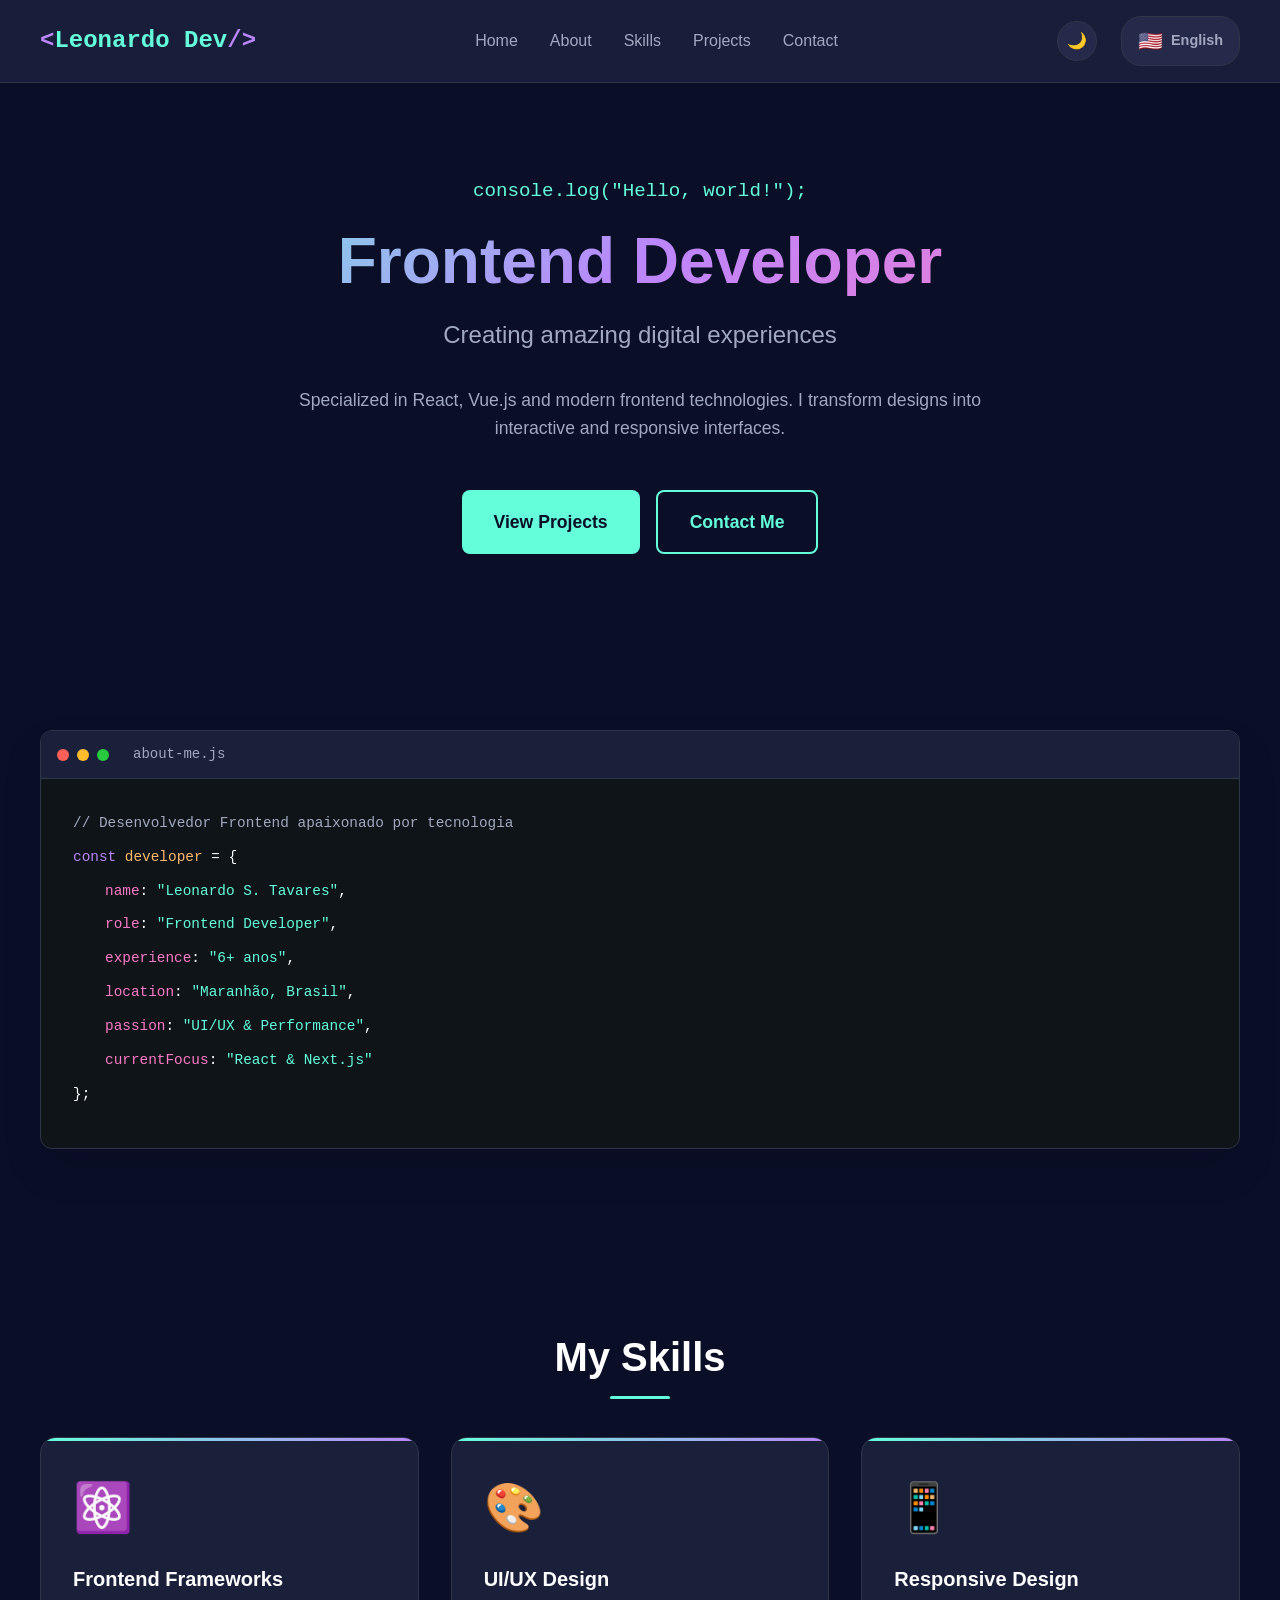
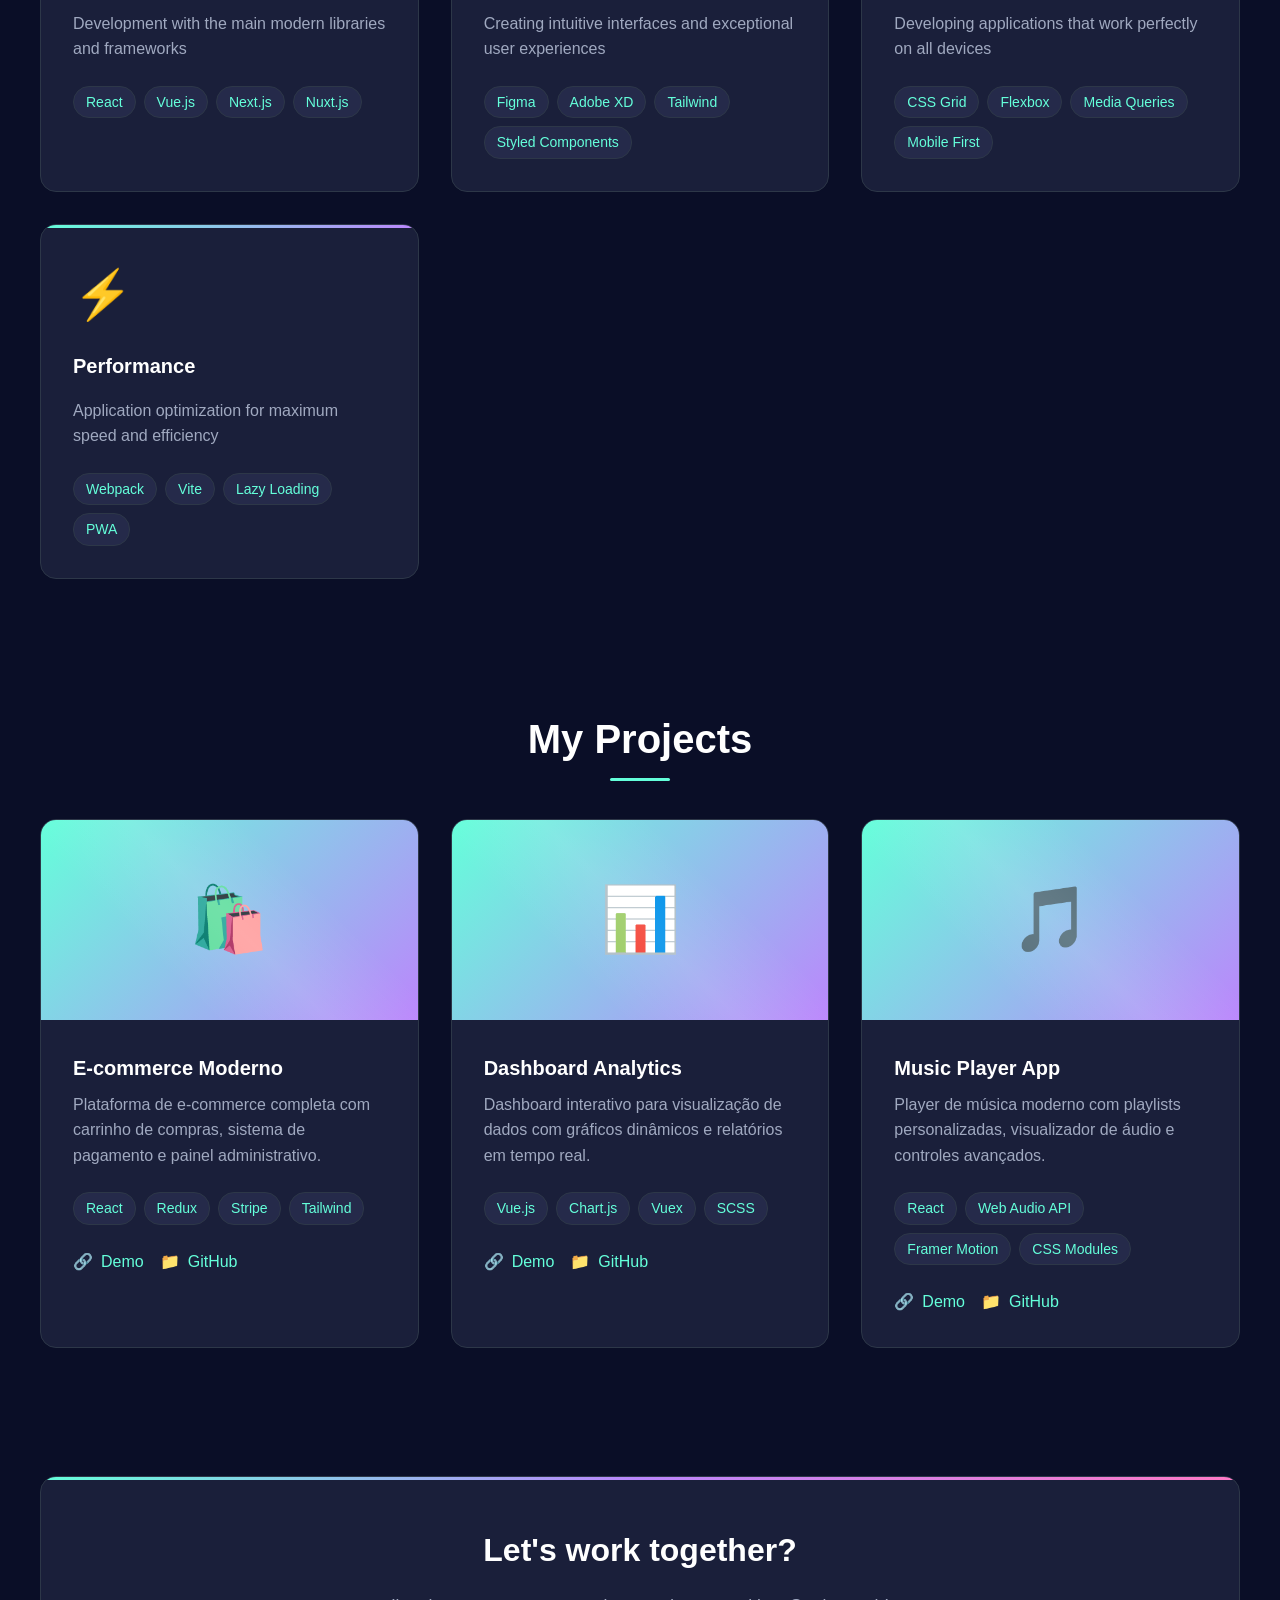
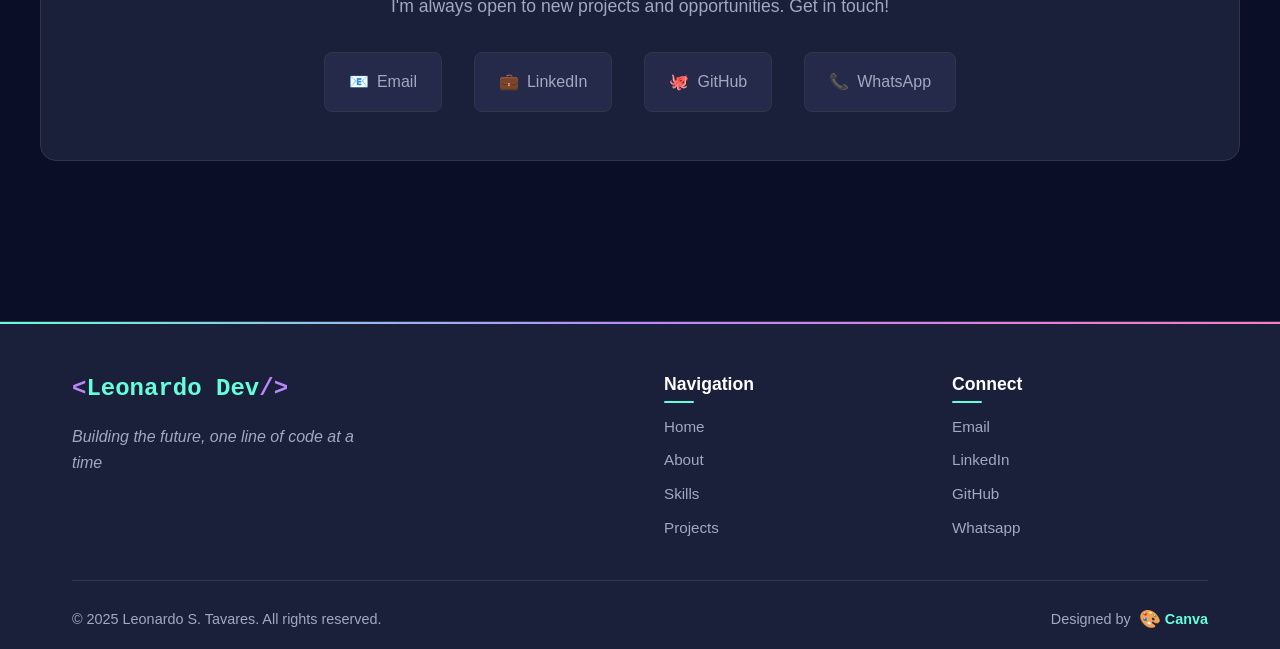
<file: index.htm>
<!DOCTYPE html>
<html lang="pt">
<head>
    <meta charset="UTF-8">
    <meta name="viewport" content="width=device-width, initial-scale=1.0">
    <title>LeoDev - Front-end Developer</title>
    <link rel="stylesheet" href="style.css">
</head>
<body data-theme="dark">
    <div class="bg-animation" id="bgAnimation"></div>
    
    <header class="header">
        <nav class="nav-container">
            <div class="logo">Leonardo Dev</div>
            
            <ul class="nav-menu" id="navMenu">
                <li><a href="#home" data-translate="nav-home">Início</a></li>
                <li><a href="#about" data-translate="nav-about">Sobre</a></li>
                <li><a href="#skills" data-translate="nav-skills">Skills</a></li>
                <li><a href="#projects" data-translate="nav-projects">Projetos</a></li>
                <li><a href="#contact" data-translate="nav-contact">Contato</a></li>
            </ul>

            <!-- Desktop Controls -->
            <div class="desktop-controls">
                <div class="desktop-theme-toggle" id="desktopThemeToggle">
                    <span id="desktopThemeIcon">🌙</span>
                </div>
                <div class="desktop-lang-selector" id="desktopLangSelector">
                    <div class="selected-lang" id="selectedLang">
                        <span class="lang-flag" id="selectedLangFlag">🇧🇷</span>
                        <span class="lang-name" id="selectedLangName">PT</span>
                    </div>
                    <ul class="lang-dropdown" id="langDropdown">
                        <li data-lang="pt" class="active">
                            <span class="lang-flag">🇧🇷</span>
                            <span class="lang-name">Português</span>
                        </li>
                        <li data-lang="en">
                            <span class="lang-flag">🇺🇸</span>
                            <span class="lang-name">English</span>
                        </li>
                        <li data-lang="ja">
                            <span class="lang-flag">🇯🇵</span>
                            <span class="lang-name">日本語</span>
                        </li>
                    </ul>
                </div>
            </div>

            <div class="hamburger" id="hamburger">
                <span></span>
                <span></span>
                <span></span>
            </div>
        </nav>
    </header>

    <!-- Mobile Menu -->
    <div class="menu-overlay" id="menuOverlay"></div>
    <div class="mobile-menu" id="mobileMenu">
        <div class="mobile-menu-header">
            <div class="logo">LeonardoDev</div>
            <button class="close-menu" id="closeMenu">✕</button>
        </div>

        <nav class="mobile-nav-links">
            <a href="#home" data-translate="nav-home">
                <span>🏠</span>
                <span>Início</span>
            </a>
            <a href="#about" data-translate="nav-about">
                <span>👨‍💻</span>
                <span>Sobre</span>
            </a>
            <a href="#skills" data-translate="nav-skills">
                <span>⚡</span>
                <span>Skills</span>
            </a>
            <a href="#projects" data-translate="nav-projects">
                <span>🚀</span>
                <span>Projetos</span>
            </a>
            <a href="#contact" data-translate="nav-contact">
                <span>💬</span>
                <span>Contato</span>
            </a>
        </nav>

        <div class="mobile-controls">
            <div class="control-group">
                <div class="control-label" data-translate="theme-label">Tema</div>
                <div class="mobile-theme-toggle">
                    <div class="theme-info">
                        <span id="themeIcon">🌙</span>
                        <span id="themeText" data-translate="theme-dark">Modo Escuro</span>
                    </div>
                    <div class="theme-switch" id="themeSwitch"></div>
                </div>
            </div>

            <div class="control-group">
                <div class="control-label" data-translate="language-label">Idioma</div>
                <div class="mobile-lang-selector">
                    <div class="lang-option active" data-lang="pt">
                        <span class="lang-flag">🇧🇷</span>
                        <span class="lang-name">Português</span>
                    </div>
                    <div class="lang-option" data-lang="en">
                        <span class="lang-flag">🇺🇸</span>
                        <span class="lang-name">English</span>
                    </div>
                    <div class="lang-option" data-lang="ja">
                        <span class="lang-flag">🇯🇵</span>
                        <span class="lang-name">日本語</span>
                    </div>
                </div>
            </div>
        </div>
    </div>

    <main class="main">
        <div class="container">
            <section id="home" class="hero">
                <div class="hero-content">
                    <div class="hero-greeting" data-translate="hero-greeting">console.log("Olá, mundo!");</div>
                    <h1 class="hero-title" data-translate="hero-title">Frontend Developer</h1>
                    <p class="hero-subtitle" data-translate="hero-subtitle">Criando experiências digitais incríveis</p>
                    <p class="hero-description" data-translate="hero-description">
                        Especializado em React, Vue.js e tecnologias modernas de frontend. 
                        Transformo designs em interfaces interativas e responsivas.
                    </p>
                    <div class="cta-buttons">
                        <a href="#projects" class="cta-button" data-translate="hero-cta1">
                            <span>🚀</span>
                            <span>Ver Projetos</span>
                        </a>
                        <a href="#contact" class="cta-button secondary" data-translate="hero-cta2">
                            <span>💬</span>
                            <span>Fale Comigo</span>
                        </a>
                    </div>
                </div>
            </section>

            <section id="about" class="section">
                <div class="code-window">
                    <div class="code-header">
                        <div class="code-dots">
                            <div class="dot red"></div>
                            <div class="dot yellow"></div>
                            <div class="dot green"></div>
                        </div>
                        <div class="code-title">about-me.js</div>
                    </div>
                    <div class="code-content">
                        <div class="code-line">
                            <span class="comment">// Desenvolvedor Frontend apaixonado por tecnologia</span>
                        </div>
                        <div class="code-line">
                            <span class="keyword">const</span> <span class="function">developer</span> = {
                        </div>
                        <div class="code-line" style="margin-left: 2rem;">
                            <span class="property">name</span>: <span class="string">"Leonardo S. Tavares"</span>,
                        </div>
                        <div class="code-line" style="margin-left: 2rem;">
                            <span class="property">role</span>: <span class="string" data-translate="about-role">"Frontend Developer"</span>,
                        </div>
                        <div class="code-line" style="margin-left: 2rem;">
                            <span class="property">experience</span>: <span class="string">"6+ anos"</span>,
                        </div>
                        <div class="code-line" style="margin-left: 2rem;">
                            <span class="property">location</span>: <span class="string">"Maranhão, Brasil"</span>,
                        </div>
                        <div class="code-line" style="margin-left: 2rem;">
                            <span class="property">passion</span>: <span class="string" data-translate="about-passion">"UI/UX e Performance"</span>,
                        </div>
                        <div class="code-line" style="margin-left: 2rem;">
                            <span class="property">currentFocus</span>: <span class="string" data-translate="about-focus">"React & Next.js"</span>
                        </div>
                        <div class="code-line">};</div>
                    </div>
                </div>
            </section>

            <section id="skills" class="section">
                <h2 class="section-title" data-translate="skills-title">Minhas Skills</h2>
                <div class="skills-grid">
                    <div class="skill-card">
                        <div class="skill-icon">⚛️</div>
                        <h3 class="skill-title">Frontend Frameworks</h3>
                        <p class="skill-description" data-translate="skill1-desc">
                            Desenvolvimento com as principais bibliotecas e frameworks modernos
                        </p>
                        <div class="skill-tech">
                            <span class="tech-tag">React</span>
                            <span class="tech-tag">Vue.js</span>
                            <span class="tech-tag">Next.js</span>
                            <span class="tech-tag">Nuxt.js</span>
                        </div>
                    </div>

                    <div class="skill-card">
                        <div class="skill-icon">🎨</div>
                        <h3 class="skill-title">UI/UX Design</h3>
                        <p class="skill-description" data-translate="skill2-desc">
                            Criação de interfaces intuitivas e experiências de usuário excepcionais
                        </p>
                        <div class="skill-tech">
                            <span class="tech-tag">Figma</span>
                            <span class="tech-tag">Adobe XD</span>
                            <span class="tech-tag">Tailwind</span>
                            <span class="tech-tag">Styled Components</span>
                        </div>
                    </div>

                    <div class="skill-card">
                        <div class="skill-icon">📱</div>
                        <h3 class="skill-title">Responsive Design</h3>
                        <p class="skill-description" data-translate="skill3-desc">
                            Desenvolvimento de aplicações que funcionam perfeitamente em todos os dispositivos
                        </p>
                        <div class="skill-tech">
                            <span class="tech-tag">CSS Grid</span>
                            <span class="tech-tag">Flexbox</span>
                            <span class="tech-tag">Media Queries</span>
                            <span class="tech-tag">Mobile First</span>
                        </div>
                    </div>

                    <div class="skill-card">
                        <div class="skill-icon">⚡</div>
                        <h3 class="skill-title">Performance</h3>
                        <p class="skill-description" data-translate="skill4-desc">
                            Otimização de aplicações para máxima velocidade e eficiência
                        </p>
                        <div class="skill-tech">
                            <span class="tech-tag">Webpack</span>
                            <span class="tech-tag">Vite</span>
                            <span class="tech-tag">Lazy Loading</span>
                            <span class="tech-tag">PWA</span>
                        </div>
                    </div>
                </div>
            </section>

            <section id="projects" class="section">
                <h2 class="section-title" data-translate="projects-title">Meus Projetos</h2>
                <div class="projects-grid">
                    <div class="project-card">
                        <div class="project-image">🛍️</div>
                        <div class="project-content">
                            <h3 class="project-title" data-translate="project1-title">E-commerce Moderno</h3>
                            <p class="project-description" data-translate="project1-desc">
                                Plataforma de e-commerce completa com carrinho de compras, sistema de pagamento e painel administrativo.
                            </p>
                            <div class="project-tech">
                                <span class="tech-tag">React</span>
                                <span class="tech-tag">Redux</span>
                                <span class="tech-tag">Stripe</span>
                                <span class="tech-tag">Tailwind</span>
                            </div>
                            <div class="project-links">
                                <a href="#" class="project-link">
                                    <span>🔗</span>
                                    <span>Demo</span>
                                </a>
                                <a href="#" class="project-link">
                                    <span>📁</span>
                                    <span>GitHub</span>
                                </a>
                            </div>
                        </div>
                    </div>

                    <div class="project-card">
                        <div class="project-image">📊</div>
                        <div class="project-content">
                            <h3 class="project-title" data-translate="project2-title">Dashboard Analytics</h3>
                            <p class="project-description" data-translate="project2-desc">
                                Dashboard interativo para visualização de dados com gráficos dinâmicos e relatórios em tempo real.
                            </p>
                            <div class="project-tech">
                                <span class="tech-tag">Vue.js</span>
                                <span class="tech-tag">Chart.js</span>
                                <span class="tech-tag">Vuex</span>
                                <span class="tech-tag">SCSS</span>
                            </div>
                            <div class="project-links">
                                <a href="#" class="project-link">
                                    <span>🔗</span>
                                    <span>Demo</span>
                                </a>
                                <a href="#" class="project-link">
                                    <span>📁</span>
                                    <span>GitHub</span>
                                </a>
                            </div>
                        </div>
                    </div>

                    <div class="project-card">
                        <div class="project-image">🎵</div>
                        <div class="project-content">
                            <h3 class="project-title" data-translate="project3-title">Music Player App</h3>
                            <p class="project-description" data-translate="project3-desc">
                                Player de música moderno com playlists personalizadas, visualizador de áudio e controles avançados.
                            </p>
                            <div class="project-tech">
                                <span class="tech-tag">React</span>
                                <span class="tech-tag">Web Audio API</span>
                                <span class="tech-tag">Framer Motion</span>
                                <span class="tech-tag">CSS Modules</span>
                            </div>
                            <div class="project-links">
                                <a href="#" class="project-link">
                                    <span>🔗</span>
                                    <span>Demo</span>
                                </a>
                                <a href="#" class="project-link">
                                    <span>📁</span>
                                    <span>GitHub</span>
                                </a>
                            </div>
                        </div>
                    </div>
                </div>
            </section>

            <section id="contact" class="section">
                <div class="contact">
                    <h2 class="contact-title" data-translate="contact-title">Vamos trabalhar juntos?</h2>
                    <p class="contact-description" data-translate="contact-description">
                        Estou sempre aberto a novos projetos e oportunidades. Entre em contato!
                    </p>
                    <div class="contact-links">
                        <a href="mailto:leonardo@email.com" class="contact-link">
                            <span>📧</span>
                            <span>Email</span>
                        </a>
                        <a href="https://www.linkedin.com/in/leonardo-soares-tavares-26232a229/" target="_blank" rel="noopener noreferrer" class="contact-link">
                            <span>💼</span>
                            <span>LinkedIn</span>
                        </a>
                        <a href="https://github.com/Leonardo-ST" target="_blank" rel="noopener noreferrer" class="contact-link">
                            <span>🐙</span>
                            <span>GitHub</span>
                        </a>
                        <a href="https://dribbble.com/alexsilva" target="_blank" rel="noopener noreferrer" class="contact-link">
                            <span>📞</span>
                            <span>WhatsApp</span>
                        </a>
                    </div>
                </div>
            </section>
        </div>
    </main>

    <footer class="footer">
        <div class="footer-container">
            <div class="footer-content">
                <div class="footer-logo">
                    <div class="logo">Leonardo Dev</div>
                    <p class="footer-tagline" data-translate="footer-tagline">Criando o futuro, uma linha de código por vez</p>
                </div>
                
                <div class="footer-links">
                    <div class="footer-section">
                        <h4 data-translate="footer-navigation">Navegação</h4>
                        <ul>
                            <li><a href="#home" data-translate="nav-home">Início</a></li>
                            <li><a href="#about" data-translate="nav-about">Sobre</a></li>
                            <li><a href="#skills" data-translate="nav-skills">Skills</a></li>
                            <li><a href="#projects" data-translate="nav-projects">Projetos</a></li>
                        </ul>
                    </div>
                    
                    <div class="footer-section">
                        <h4 data-translate="footer-connect">Conecte-se</h4>
                        <ul>
                            <li><a href="mailto:leonardo@email.com">Email</a></li>
                            <li><a href="https://www.linkedin.com/in/leonardo-soares-tavares-26232a229/" target="_blank" rel="noopener noreferrer">LinkedIn</a></li>
                            <li><a href="https://github.com/Leonardo-ST" target="_blank" rel="noopener noreferrer">GitHub</a></li>
                            <li><a href="https://google.com/alexsilva" target="_blank" rel="noopener noreferrer">Whatsapp</a></li>
                        </ul>
                    </div>
                </div>
            </div>
            
            <div class="footer-bottom">
                <div class="footer-divider"></div>
                <div class="footer-credits">
                    <p>&copy; 2025 Leonardo S. Tavares. <span data-translate="footer-rights">Todos os direitos reservados.</span></p>
                    <p class="canva-credit">
                        <span data-translate="footer-designed">Designed by</span> 
                        <a href="https://canva.com" target="_blank" rel="noopener noreferrer" class="canva-link">
                            <span class="canva-logo">🎨</span>
                            <span>Canva</span>
                        </a>
                    </p>
                </div>
            </div>
        </div>
    </footer>

    <script src="script.js"></script>
</body>

</html>
</file>
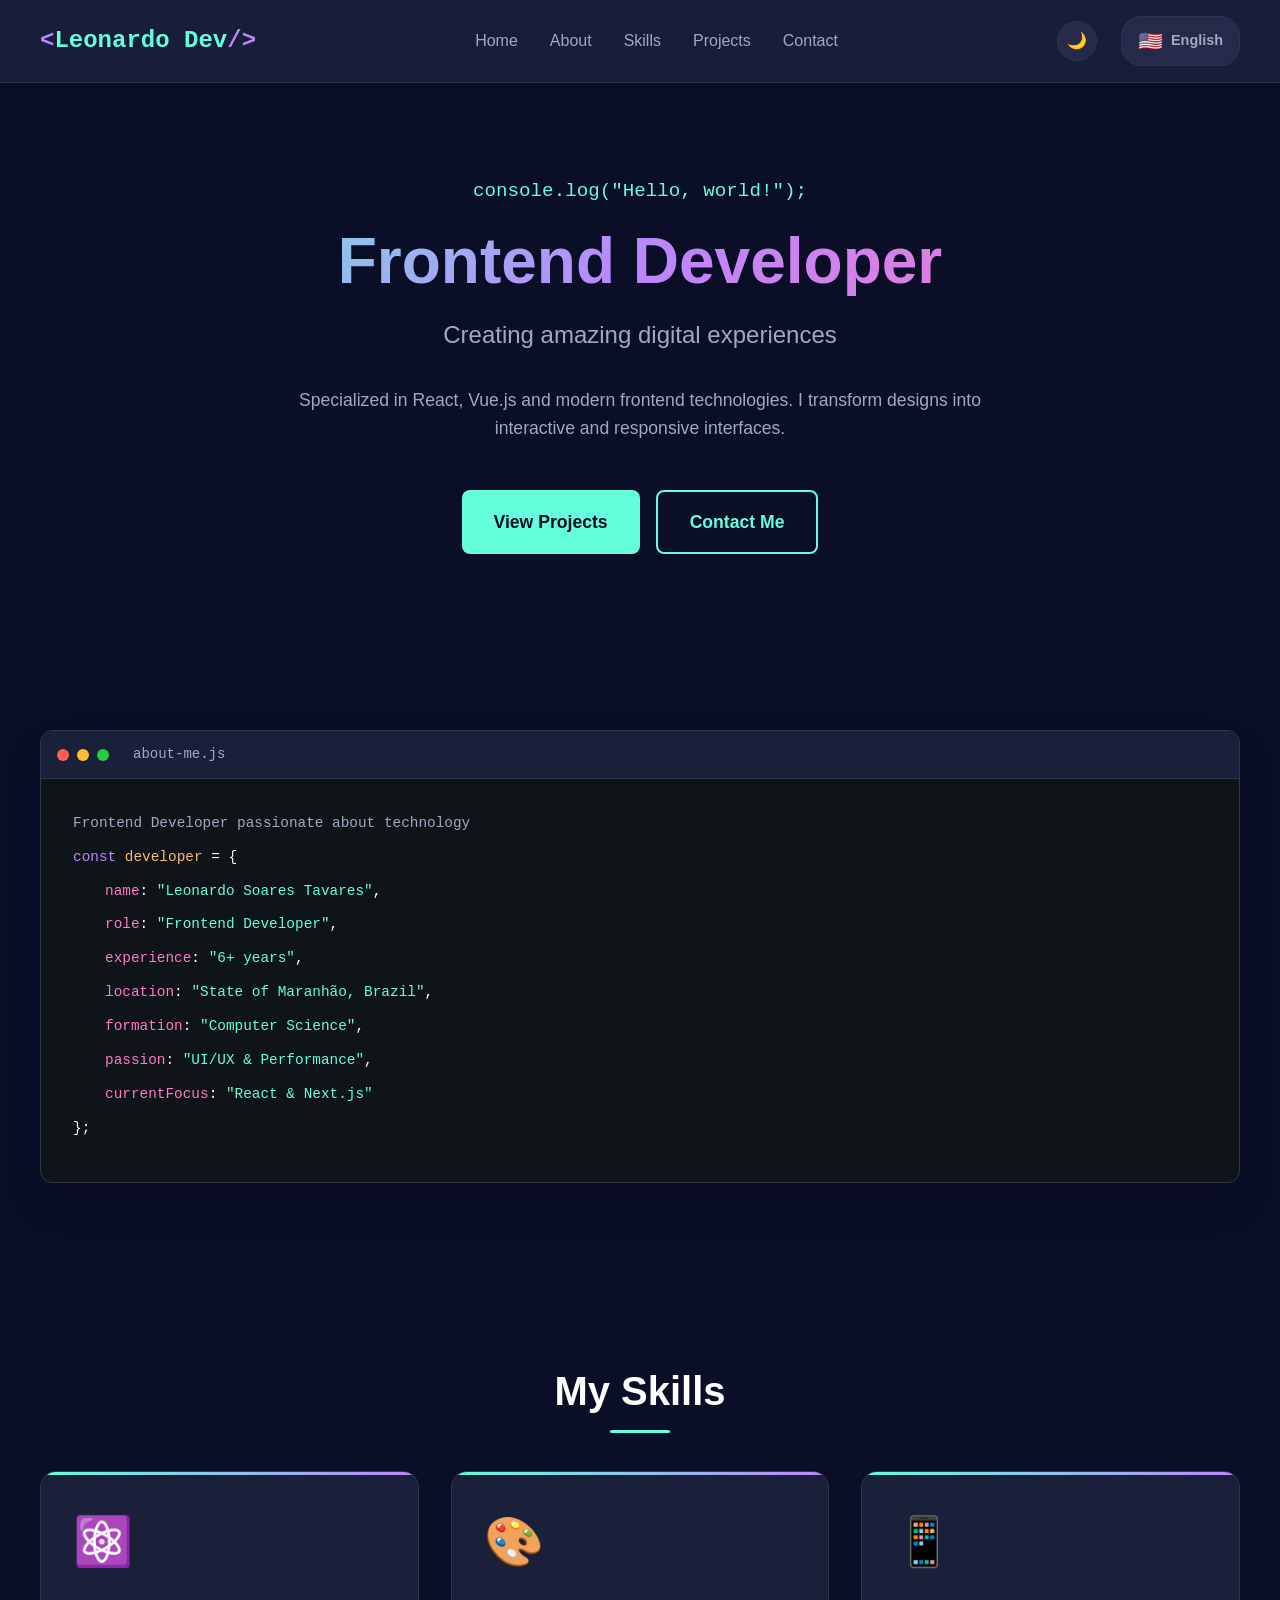
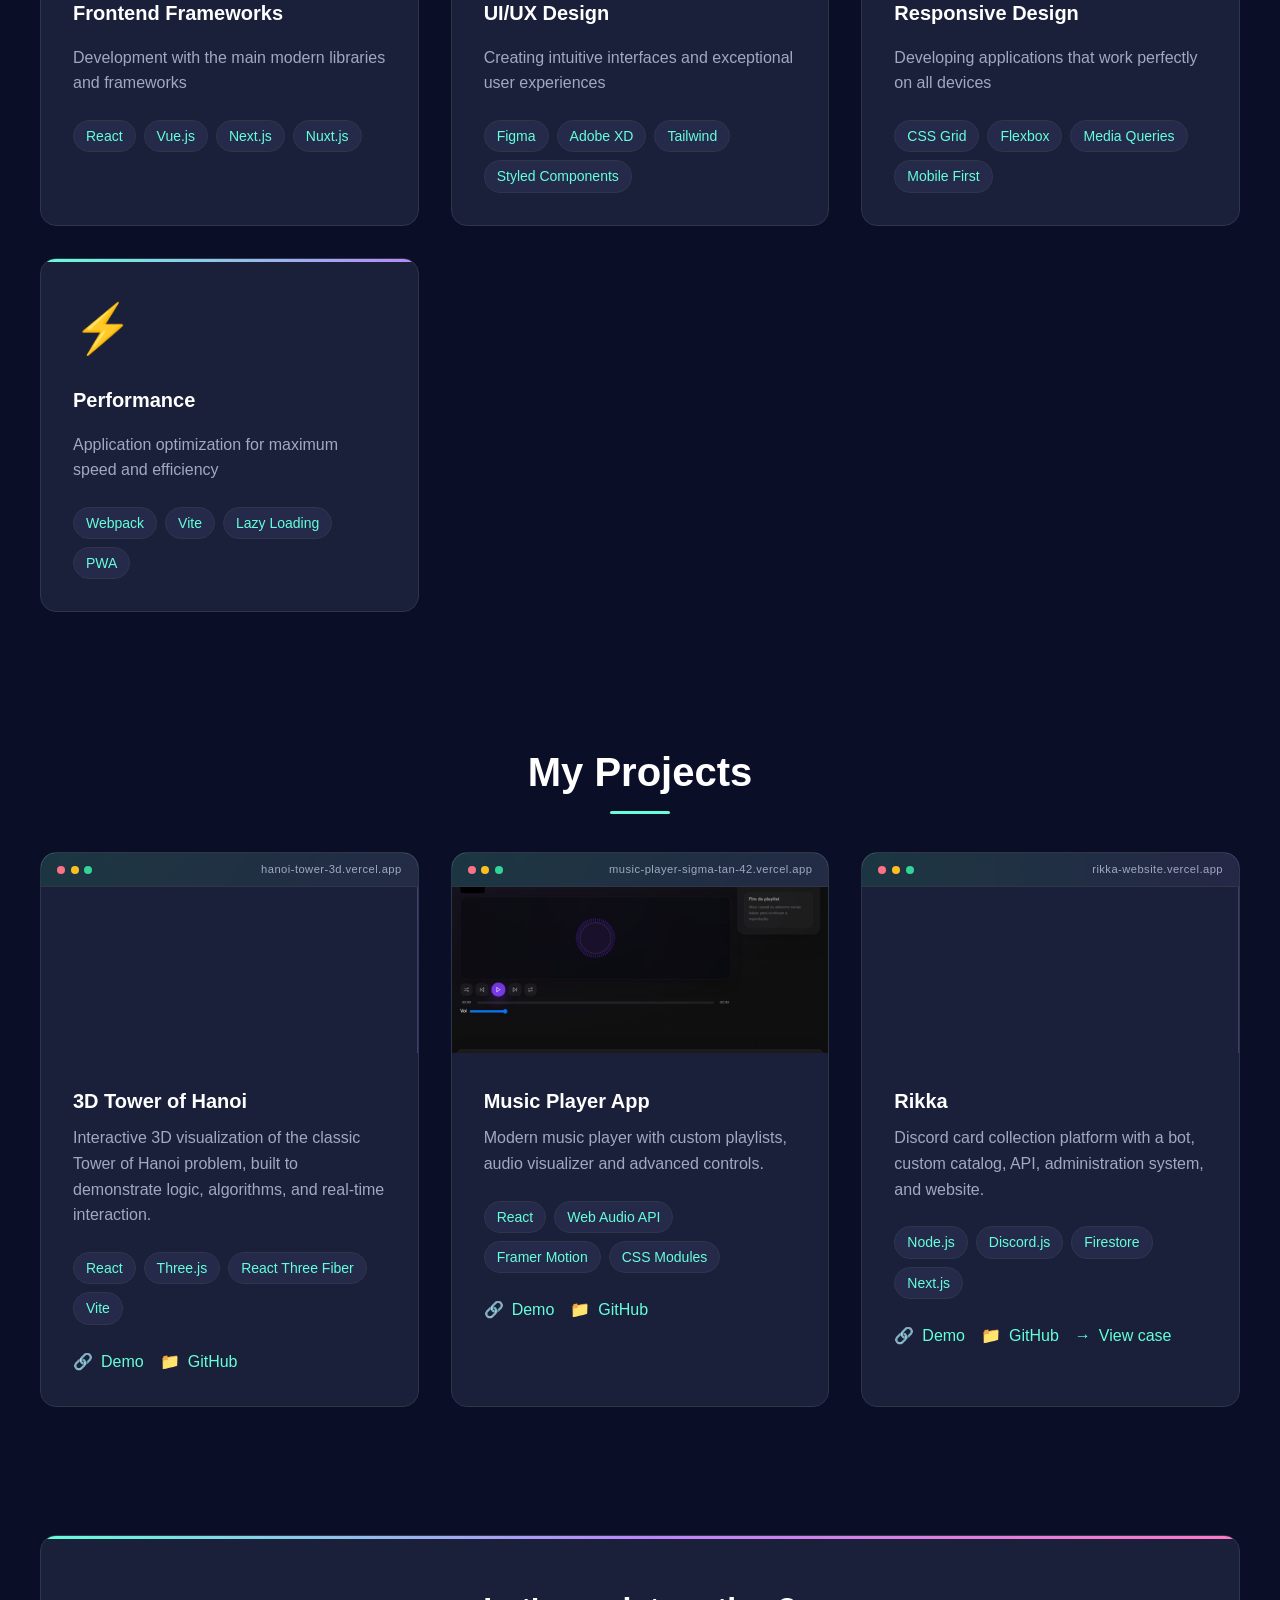
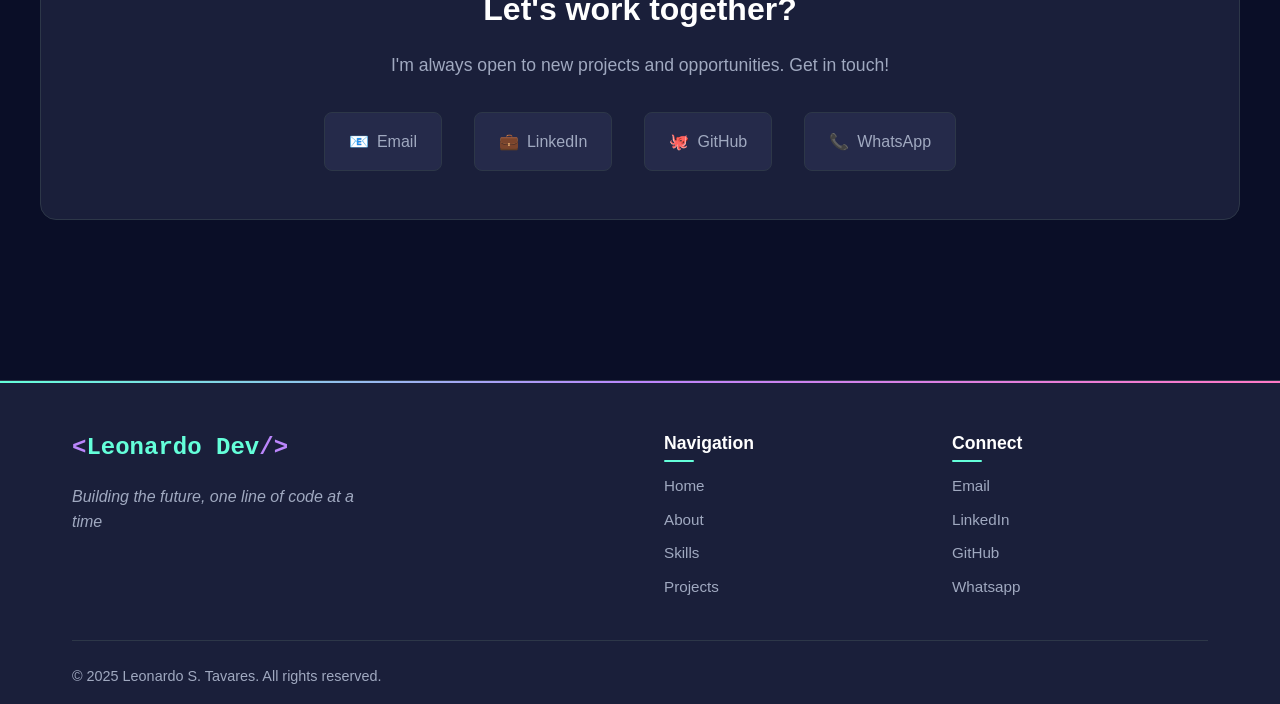
<file: index.html>
<!DOCTYPE html>
<html lang="pt">
<head>
    <meta charset="UTF-8">
    <meta name="viewport" content="width=device-width, initial-scale=1.0">
    <title>Leonardo - Front-end Developer</title>
    <meta property="og:site_name" content="Leonardo Dev" />
    <meta name="description" content="Portfólio de Leonardo S. Tavares, desenvolvedor web e criador de projetos em React e Next.js.">
    <meta name="author" content="Leonardo Soares Tavares">
    <meta name="keywords" content="Leonardo Dev, portfólio Leonardo Dev, desenvolvedor web, programador frontend, React, Next.js, projetos web, site pessoal, desenvolvimento de sites, JavaScript, TypeScript, web design, aplicações web, software developer, freelancer web, portfolio online, coding projects, web developer Brazil">
    <meta name="theme-color" content="#F80202">


    <link rel="stylesheet" href="style.css">
    <script src="shared.js"></script>
</head>


<body data-theme="dark">
    <div class="bg-animation" id="bgAnimation"></div>
    
    <header class="header">
        <nav class="nav-container">
            <div class="logo">Leonardo Dev</div>
            
            <ul class="nav-menu" id="navMenu">
                <li><a href="#home" data-translate="nav-home">Início</a></li>
                <li><a href="#about" data-translate="nav-about">Sobre</a></li>
                <li><a href="#skills" data-translate="nav-skills">Skills</a></li>
                <li><a href="#projects" data-translate="nav-projects">Projetos</a></li>
                <li><a href="#contact" data-translate="nav-contact">Contato</a></li>
            </ul>

            <!-- Desktop Controls -->
            <div class="desktop-controls">
                <div class="desktop-theme-toggle" id="desktopThemeToggle">
                    <span id="desktopThemeIcon">🌙</span>
                </div>
                <div class="desktop-lang-selector" id="desktopLangSelector">
                    <div class="selected-lang" id="selectedLang">
                        <span class="lang-flag" id="selectedLangFlag">🇧🇷</span>
                        <span class="lang-name" id="selectedLangName">PT</span>
                    </div>
                    <ul class="lang-dropdown" id="langDropdown">
                        <li data-lang="pt" class="active">
                            <span class="lang-flag">🇧🇷</span>
                            <span class="lang-name">Português</span>
                        </li>
                        <li data-lang="en">
                            <span class="lang-flag">🇺🇸</span>
                            <span class="lang-name">English</span>
                        </li>
                        <li data-lang="ja">
                            <span class="lang-flag">🇯🇵</span>
                            <span class="lang-name">日本語</span>
                        </li>
                    </ul>
                </div>
            </div>

            <div class="hamburger" id="hamburger">
                <span></span>
                <span></span>
                <span></span>
            </div>
        </nav>
    </header>

    <!-- Mobile Menu -->
    <div class="menu-overlay" id="menuOverlay"></div>
    <div class="mobile-menu" id="mobileMenu">
        <div class="mobile-menu-header">
            <div class="logo">LeonardoDev</div>
            <button class="close-menu" id="closeMenu">✕</button>
        </div>

        <div class="mobile-menu-scrollable-content">
            <nav class="mobile-nav-links">
                <a href="#home" data-translate="nav-home">
                    <span>🏠</span>
                    <span>Início</span>
                </a>
                <a href="#about" data-translate="nav-about">
                    <span>👨‍💻</span>
                    <span>Sobre</span>
                </a>
                <a href="#skills" data-translate="nav-skills">
                    <span>⚡</span>
                    <span>Skills</span>
                </a>
                <a href="#projects" data-translate="nav-projects">
                    <span>🚀</span>
                    <span>Projetos</span>
                </a>
                <a href="#contact" data-translate="nav-contact">
                    <span>💬</span>
                    <span>Contato</span>
                </a>
            </nav>

            <div class="mobile-controls">
                <div class="control-group">
                    <div class="control-label" data-translate="theme-label">Tema</div>
                    <div class="mobile-theme-toggle">
                        <div class="theme-info">
                        </div>
                        <div class="theme-switch" id="themeSwitch"></div>
                    </div>
                </div>

                <div class="control-group">
                    <div class="control-label" data-translate="language-label">Idioma</div>
                    <div class="mobile-lang-selector">
                        <div class="lang-option active" data-lang="pt">
                            <span class="lang-flag">🇧🇷</span>
                            <span class="lang-name">Português</span>
                        </div>
                        <div class="lang-option" data-lang="en">
                            <span class="lang-flag">🇺🇸</span>
                            <span class="lang-name">English</span>
                        </div>
                        <div class="lang-option" data-lang="ja">
                            <span class="lang-flag">🇯🇵</span>
                            <span class="lang-name">日本語</span>
                        </div>
                    </div>
                </div>
            </div>
        </div>
    </div>

    <main class="main">
        <div class="container">
            <section id="home" class="hero">
                <div class="hero-content">
                    <div class="hero-greeting" data-translate="hero-greeting">console.log("Olá, mundo!");</div>
                    <h1 class="hero-title" data-translate="hero-title">Frontend Developer</h1>
                    <p class="hero-subtitle" data-translate="hero-subtitle">Criando experiências digitais incríveis</p>
                    <p class="hero-description" data-translate="hero-description">
                        Especializado em React, Vue.js e tecnologias modernas de frontend. 
                        Transformo designs em interfaces interativas e responsivas.
                    </p>
                    <div class="cta-buttons">
                        <a href="#projects" class="cta-button" data-translate="hero-cta1">
                            <span>🚀</span>
                            <span>Ver Projetos</span>
                        </a>
                        <a href="#contact" class="cta-button secondary" data-translate="hero-cta2">
                            <span>💬</span>
                            <span>Fale Comigo</span>
                        </a>
                    </div>
                </div>
            </section>

            <section id="about" class="section">
                <div class="code-window">
                    <div class="code-header">
                        <div class="code-dots">
                            <div class="dot red"></div>
                            <div class="dot yellow"></div>
                            <div class="dot green"></div>
                        </div>
                        <div class="code-title">about-me.js</div>
                    </div>
                    <div class="code-content">
                        <div class="code-line">
                            <span class="comment" data-translate="about-comment">// Desenvolvedor Frontend apaixonado por tecnologia</span>
                        </div>
                        <div class="code-line">
                            <span class="keyword">const</span> <span class="function">developer</span> = {
                        </div>
                        <div class="code-line" style="margin-left: 2rem;">
                            <span class="property">name</span>: <span class="string">"Leonardo Soares Tavares"</span>,
                        </div>
                        <div class="code-line" style="margin-left: 2rem;">
                            <span class="property">role</span>: <span class="string" data-translate="about-role">"Frontend Developer"</span>,
                        </div>
                        <div class="code-line" style="margin-left: 2rem;">
                            <span class="property">experience</span>: <span class="string" data-translate="about-experience">"6+ anos"</span>,
                        </div>
                        <div class="code-line" style="margin-left: 2rem;">
                            <span class="property">location</span>: <span class="string" data-translate="about-location">"Maranhão, Brasil"</span>,
                        </div>
                        <div class="code-line" style="margin-left: 2rem;">
                            <span class="property">formation</span>: <span class="string" data-translate="about-formation">"Ciência da Computação"</span>,
                        </div>
                        <div class="code-line" style="margin-left: 2rem;">
                            <span class="property">passion</span>: <span class="string" data-translate="about-passion">"UI/UX e Performance"</span>,
                        </div>
                        <div class="code-line" style="margin-left: 2rem;">
                            <span class="property">currentFocus</span>: <span class="string" data-translate="about-focus">"React & Next.js"</span>
                        </div>
                        <div class="code-line">};</div>
                    </div>
                </div>
            </section>

            <section id="skills" class="section">
                <h2 class="section-title" data-translate="skills-title">Minhas Skills</h2>
                <div class="skills-grid">
                    <div class="skill-card">
                        <div class="skill-icon">⚛️</div>
                        <h3 class="skill-title">Frontend Frameworks</h3>
                        <p class="skill-description" data-translate="skill1-desc">
                            Desenvolvimento com as principais bibliotecas e frameworks modernos
                        </p>
                        <div class="skill-tech">
                            <span class="tech-tag">React</span>
                            <span class="tech-tag">Vue.js</span>
                            <span class="tech-tag">Next.js</span>
                            <span class="tech-tag">Nuxt.js</span>
                        </div>
                    </div>

                    <div class="skill-card">
                        <div class="skill-icon">🎨</div>
                        <h3 class="skill-title">UI/UX Design</h3>
                        <p class="skill-description" data-translate="skill2-desc">
                            Criação de interfaces intuitivas e experiências de usuário excepcionais
                        </p>
                        <div class="skill-tech">
                            <span class="tech-tag">Figma</span>
                            <span class="tech-tag">Adobe XD</span>
                            <span class="tech-tag">Tailwind</span>
                            <span class="tech-tag">Styled Components</span>
                        </div>
                    </div>

                    <div class="skill-card">
                        <div class="skill-icon">📱</div>
                        <h3 class="skill-title">Responsive Design</h3>
                        <p class="skill-description" data-translate="skill3-desc">
                            Desenvolvimento de aplicações que funcionam perfeitamente em todos os dispositivos
                        </p>
                        <div class="skill-tech">
                            <span class="tech-tag">CSS Grid</span>
                            <span class="tech-tag">Flexbox</span>
                            <span class="tech-tag">Media Queries</span>
                            <span class="tech-tag">Mobile First</span>
                        </div>
                    </div>

                    <div class="skill-card">
                        <div class="skill-icon">⚡</div>
                        <h3 class="skill-title">Performance</h3>
                        <p class="skill-description" data-translate="skill4-desc">
                            Otimização de aplicações para máxima velocidade e eficiência
                        </p>
                        <div class="skill-tech">
                            <span class="tech-tag">Webpack</span>
                            <span class="tech-tag">Vite</span>
                            <span class="tech-tag">Lazy Loading</span>
                            <span class="tech-tag">PWA</span>
                        </div>
                    </div>
                </div>
            </section>

            <section id="projects" class="section">
                <h2 class="section-title" data-translate="projects-title">Meus Projetos</h2>
                <div class="projects-grid">
                    <div class="project-card project-card-live-preview project-card-hanoi" data-project-id="hanoi">
                        <div class="project-image project-image-hanoi">
                            <div class="live-preview-shell">
                                <div class="live-preview-browser">
                                    <span class="browser-dot browser-dot-red"></span>
                                    <span class="browser-dot browser-dot-yellow"></span>
                                    <span class="browser-dot browser-dot-green"></span>
                                    <span class="browser-address">hanoi-tower-3d.vercel.app</span>
                                </div>
                                <div class="live-preview-frame">
                                    <iframe class="project-live-iframe"
                                        src="https://hanoi-tower-3d.vercel.app/"
                                        title="Preview ao vivo da Torre de Hanói 3D"
                                        loading="lazy"
                                        tabindex="-1"
                                        scrolling="no"
                                        referrerpolicy="no-referrer">
                                    </iframe>
                                </div>
                                <div class="project-image-fallback">
                                    <span class="fallback-icon">🧩</span>
                                    <span class="fallback-title"></span>
                                </div>
                            </div>
                        </div>
                        <div class="project-content">
                            <h3 class="project-title"></h3>
                            <p class="project-description"></p>
                            <div class="project-tech">
                                <span class="tech-tag">React</span>
                                <span class="tech-tag">Three.js</span>
                                <span class="tech-tag">React Three Fiber</span>
                                <span class="tech-tag">Vite</span>
                            </div>
                            <div class="project-links">
                                <a href="https://hanoi-tower-3d.vercel.app/" class="project-link" target="_blank" rel="noopener noreferrer">
                                    <span>🔗</span>
                                    <span>Demo</span>
                                </a>
                                <a href="https://github.com/Leonardo-ST/hanoi-tower-3d" class="project-link" target="_blank" rel="noopener noreferrer">
                                    <span>📁</span>
                                    <span>GitHub</span>
                                </a>
                            </div>
                        </div>
                    </div>

                    <div class="project-card project-card-static-preview" data-project-id="musicPlayer">
                        <div class="project-image">
                            <div class="live-preview-shell">
                                <div class="live-preview-browser">
                                    <span class="browser-dot browser-dot-red"></span>
                                    <span class="browser-dot browser-dot-yellow"></span>
                                    <span class="browser-dot browser-dot-green"></span>
                                    <span class="browser-address">music-player-sigma-tan-42.vercel.app</span>
                                </div>
                                <div class="project-static-preview">
                                    <img src="images/music-player-photo.png" alt="Music Player App Screenshot">
                                </div>
                            </div>
                        </div>
                        <div class="project-content">
                            <h3 class="project-title"></h3>
                            <p class="project-description"></p>
                            <div class="project-tech">
                                <span class="tech-tag">React</span>
                                <span class="tech-tag">Web Audio API</span>
                                <span class="tech-tag">Framer Motion</span>
                                <span class="tech-tag">CSS Modules</span>
                            </div>
                            <div class="project-links">
                                <a href="https://music-player-sigma-tan-42.vercel.app/" class="project-link" target="_blank" rel="noopener noreferrer">
                                    <span>🔗</span>
                                    <span>Demo</span>
                                </a>
                                <a href="https://github.com/Leonardo-ST/music-player" class="project-link" target="_blank" rel="noopener noreferrer">
                                    <span>📁</span>
                                    <span>GitHub</span>
                                </a>
                            </div>
                        </div>
                    </div>

                    <div class="project-card project-card-live-preview project-card-rikka" data-project-id="rikka">
                        <div class="project-image project-image-rikka">
                            <div class="live-preview-shell">
                                <div class="live-preview-browser">
                                    <span class="browser-dot browser-dot-red"></span>
                                    <span class="browser-dot browser-dot-yellow"></span>
                                    <span class="browser-dot browser-dot-green"></span>
                                    <span class="browser-address">rikka-website.vercel.app</span>
                                </div>
                                <div class="live-preview-frame">
                                    <iframe class="project-live-iframe"
                                        src="https://rikka-website.vercel.app/"
                                        title="Preview ao vivo do site da Rikka"
                                        loading="lazy"
                                        tabindex="-1"
                                        scrolling="no"
                                        referrerpolicy="no-referrer">
                                    </iframe>
                                </div>
                                <div class="project-image-fallback">
                                    <span class="fallback-icon">✦</span>
                                    <span class="fallback-title"></span>
                                </div>
                            </div>
                        </div>
                        <div class="project-content">
                            <h3 class="project-title"></h3>
                            <p class="project-description"></p>
                            <div class="project-tech">
                                <span class="tech-tag">Node.js</span>
                                <span class="tech-tag">Discord.js</span>
                                <span class="tech-tag">Firestore</span>
                                <span class="tech-tag">Next.js</span>
                            </div>
                            <div class="project-links">
                                <a href="https://rikka-website.vercel.app/" class="project-link" target="_blank" rel="noopener noreferrer">
                                    <span>🔗</span>
                                    <span>Demo</span>
                                </a>
                                <a href="https://github.com/Rikka-Bot/rikka-website" class="project-link" target="_blank" rel="noopener noreferrer">
                                    <span>📁</span>
                                    <span>GitHub</span>
                                </a>
                                <a href="projects/rikka/" class="project-link project-case-link">
                                    <span>→</span>
                                    <span data-project-case-link>Ver case</span>
                                </a>
                            </div>
                        </div>
                    </div>
                </div>
            </section>

            <section id="contact" class="section">
                <div class="contact">
                    <h2 class="contact-title" data-translate="contact-title">Vamos trabalhar juntos?</h2>
                    <p class="contact-description" data-translate="contact-description">
                        Estou sempre aberto a novos projetos e oportunidades. Entre em contato!
                    </p>
                    <div class="contact-links">
                        <a href="mailto:contact@leonardodev.fun" class="contact-link">
                            <span>📧</span>
                            <span>Email</span>
                        </a>
                        <a href="https://www.linkedin.com/in/leonardo-soares-tavares-26232a229/" target="_blank" rel="noopener noreferrer" class="contact-link">
                            <span>💼</span>
                            <span>LinkedIn</span>
                        </a>
                        <a href="https://github.com/Leonardo-ST" target="_blank" rel="noopener noreferrer" class="contact-link">
                            <span>🐙</span>
                            <span>GitHub</span>
                        </a>
                        <a href="https://wa.me/98920028190" target="_blank" rel="noopener noreferrer" class="contact-link">
                            <span>📞</span>
                            <span>WhatsApp</span>
                        </a>
                    </div>
                </div>
            </section>
        </div>
    </main>

    <footer class="footer">
        <div class="footer-container">
            <div class="footer-content">
                <div class="footer-logo">
                    <div class="logo">Leonardo Dev</div>
                    <p class="footer-tagline" data-translate="footer-tagline">Criando o futuro, uma linha de código por vez</p>
                </div>
                
                <div class="footer-links">
                    <div class="footer-section">
                        <h4 data-translate="footer-navigation">Navegação</h4>
                        <ul>
                            <li><a href="#home" data-translate="nav-home">Início</a></li>
                            <li><a href="#about" data-translate="nav-about">Sobre</a></li>
                            <li><a href="#skills" data-translate="nav-skills">Skills</a></li>
                            <li><a href="#projects" data-translate="nav-projects">Projetos</a></li>
                        </ul>
                    </div>
                    
                    <div class="footer-section">
                        <h4 data-translate="footer-connect">Conecte-se</h4>
                        <ul>
                            <li><a href="mailto:contact@gmail.fun">Email</a></li>
                            <li><a href="https://www.linkedin.com/in/leonardo-soares-tavares-26232a229/" target="_blank" rel="noopener noreferrer">LinkedIn</a></li>
                            <li><a href="https://github.com/Leonardo-ST" target="_blank" rel="noopener noreferrer">GitHub</a></li>
                            <li><a href="https://wa.me/98920028190" target="_blank" rel="noopener noreferrer">Whatsapp</a></li>
                        </ul>
                    </div>
                </div>
            </div>
            
            <div class="footer-bottom">
                <div class="footer-divider"></div>
                <div class="footer-credits">
                    <p>&copy; 2025 Leonardo S. Tavares. <span data-translate="footer-rights">Todos os direitos reservados.</span></p>
                </div>
            </div>
        </div>
    </footer>

    <script src="script.js"></script>
</body>

</html>
</file>
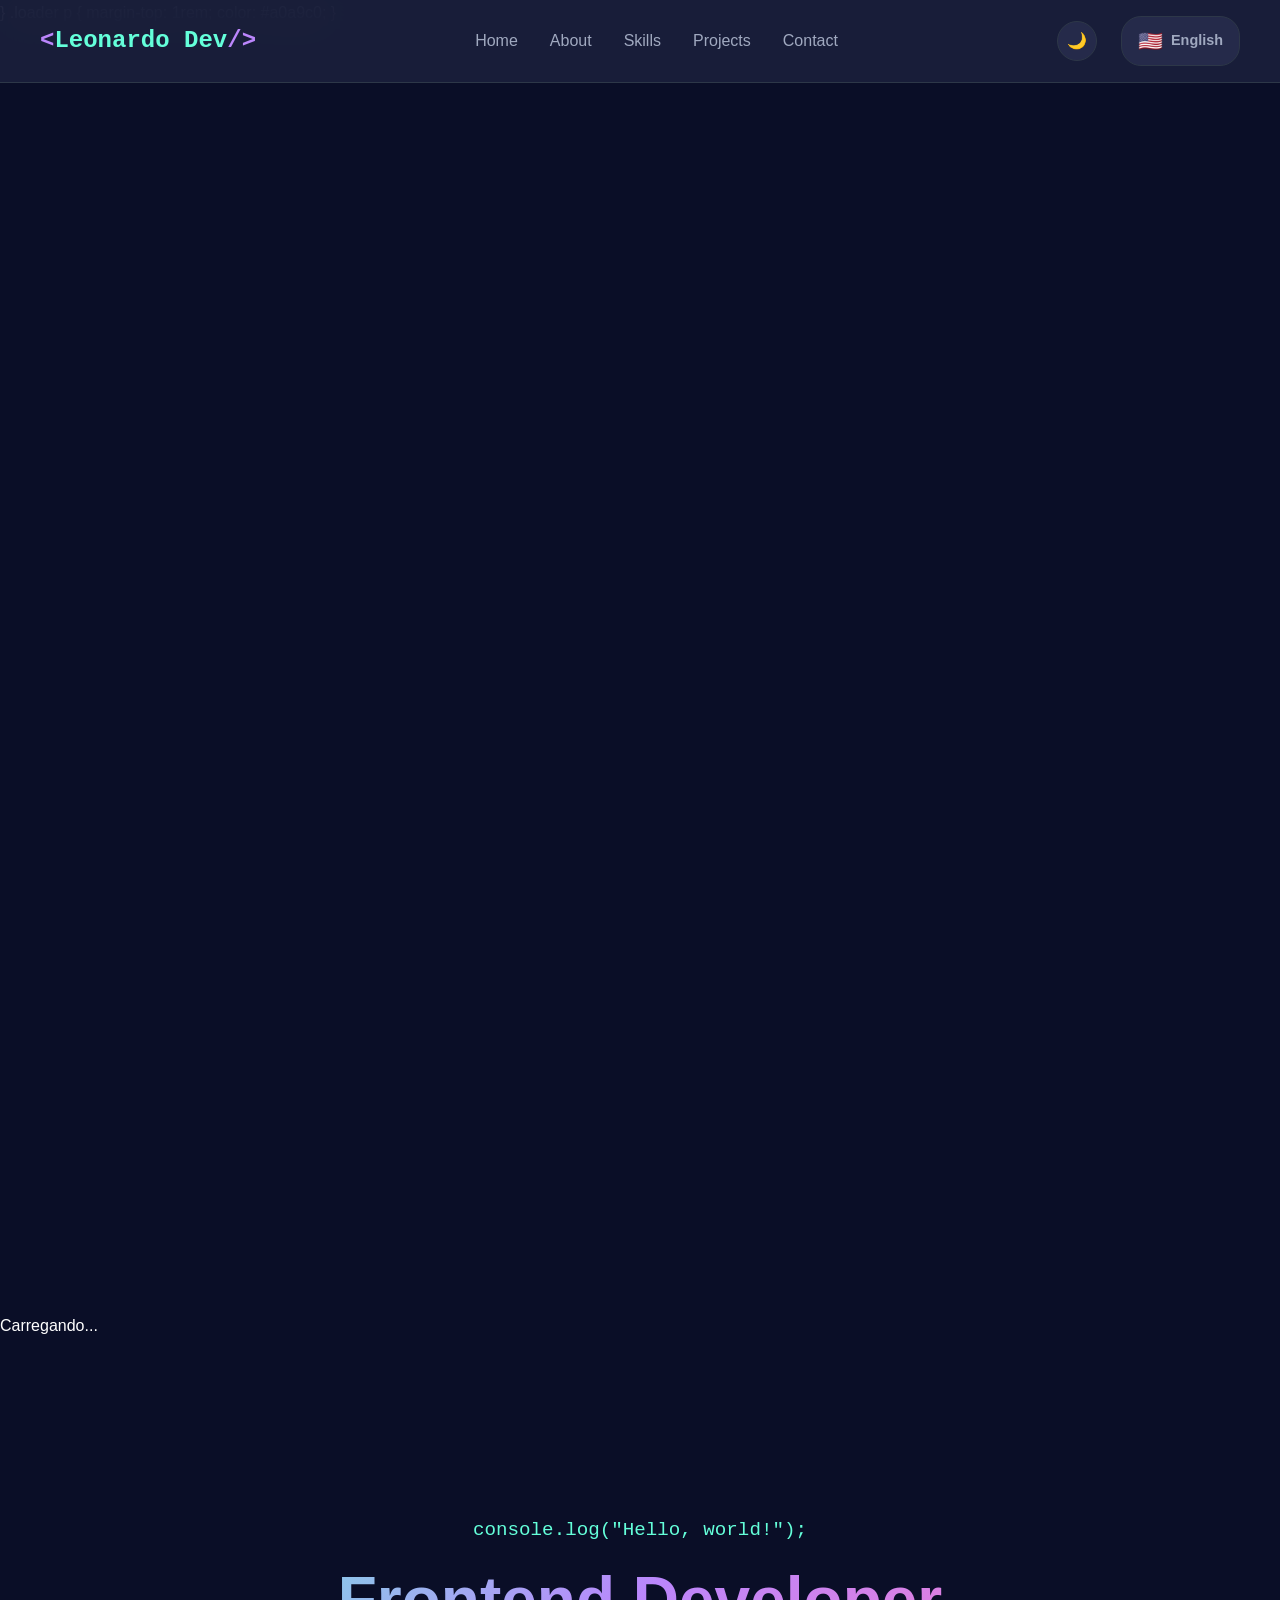
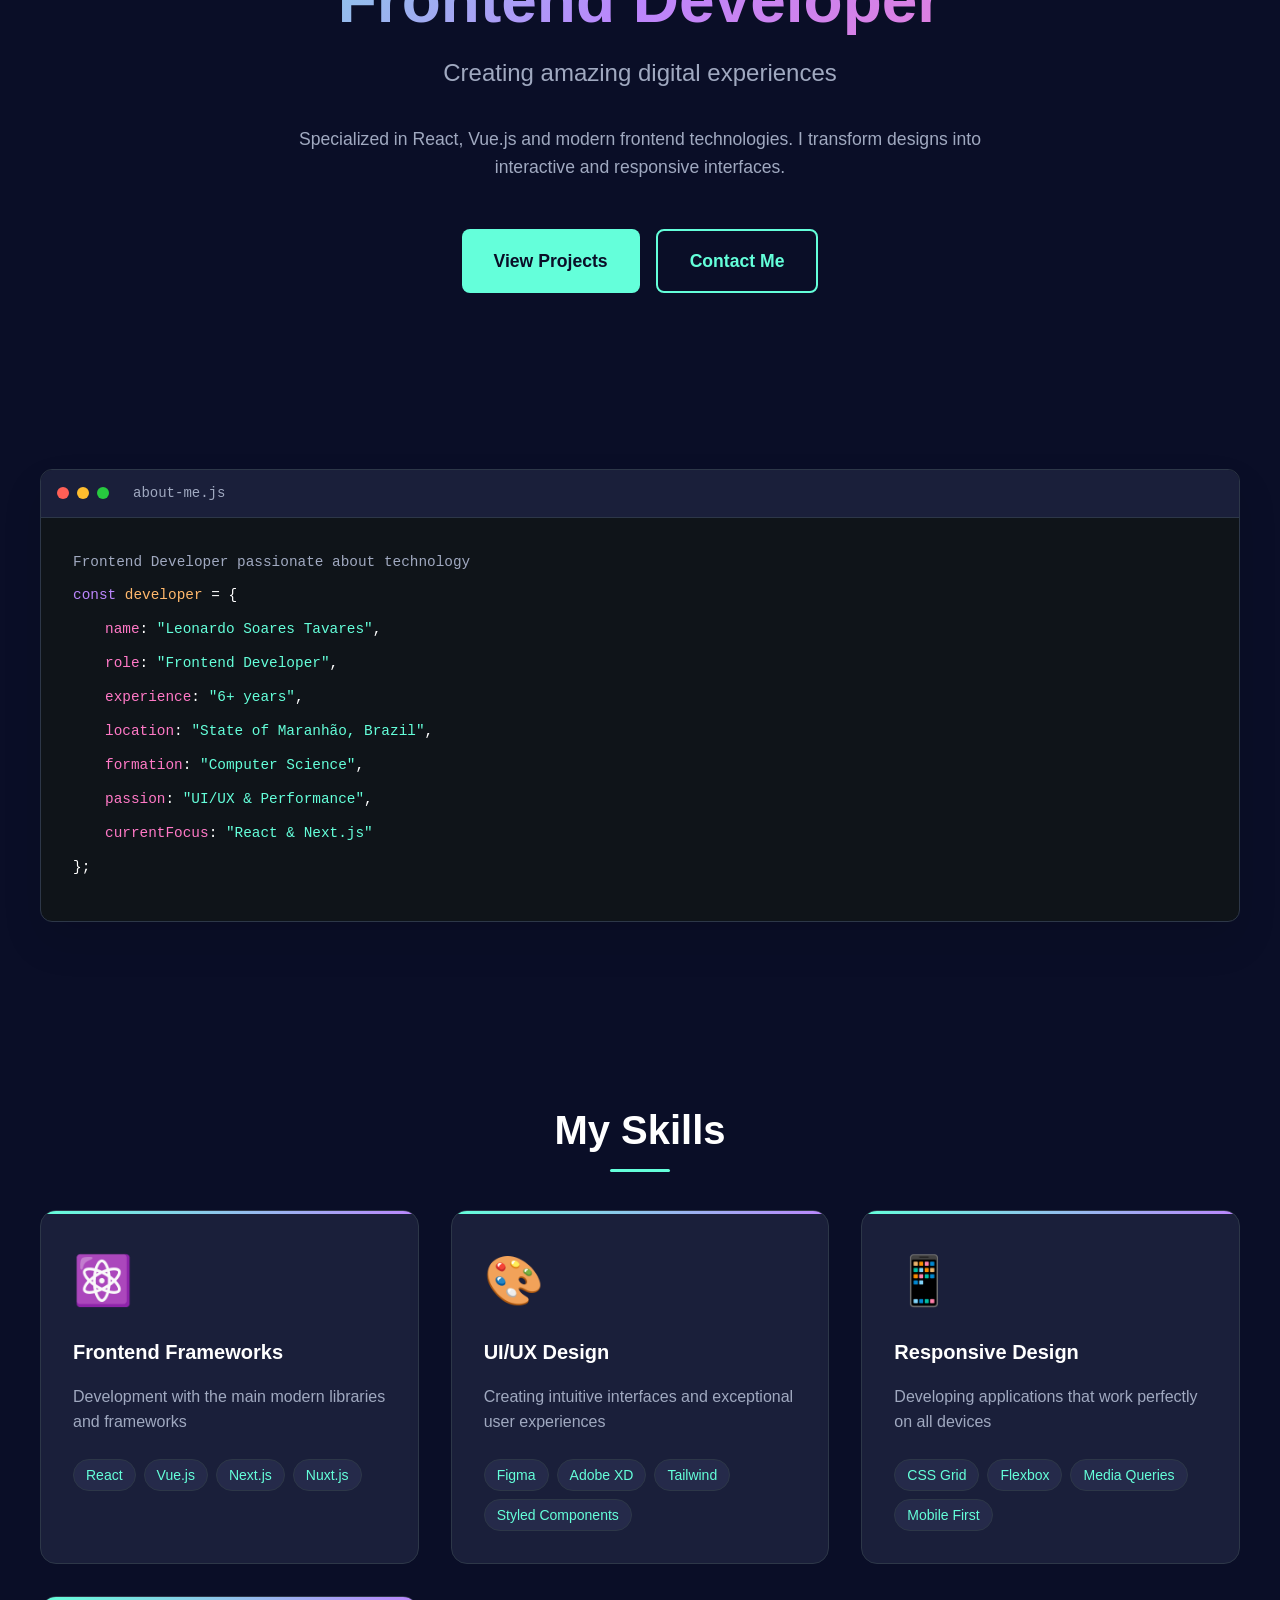
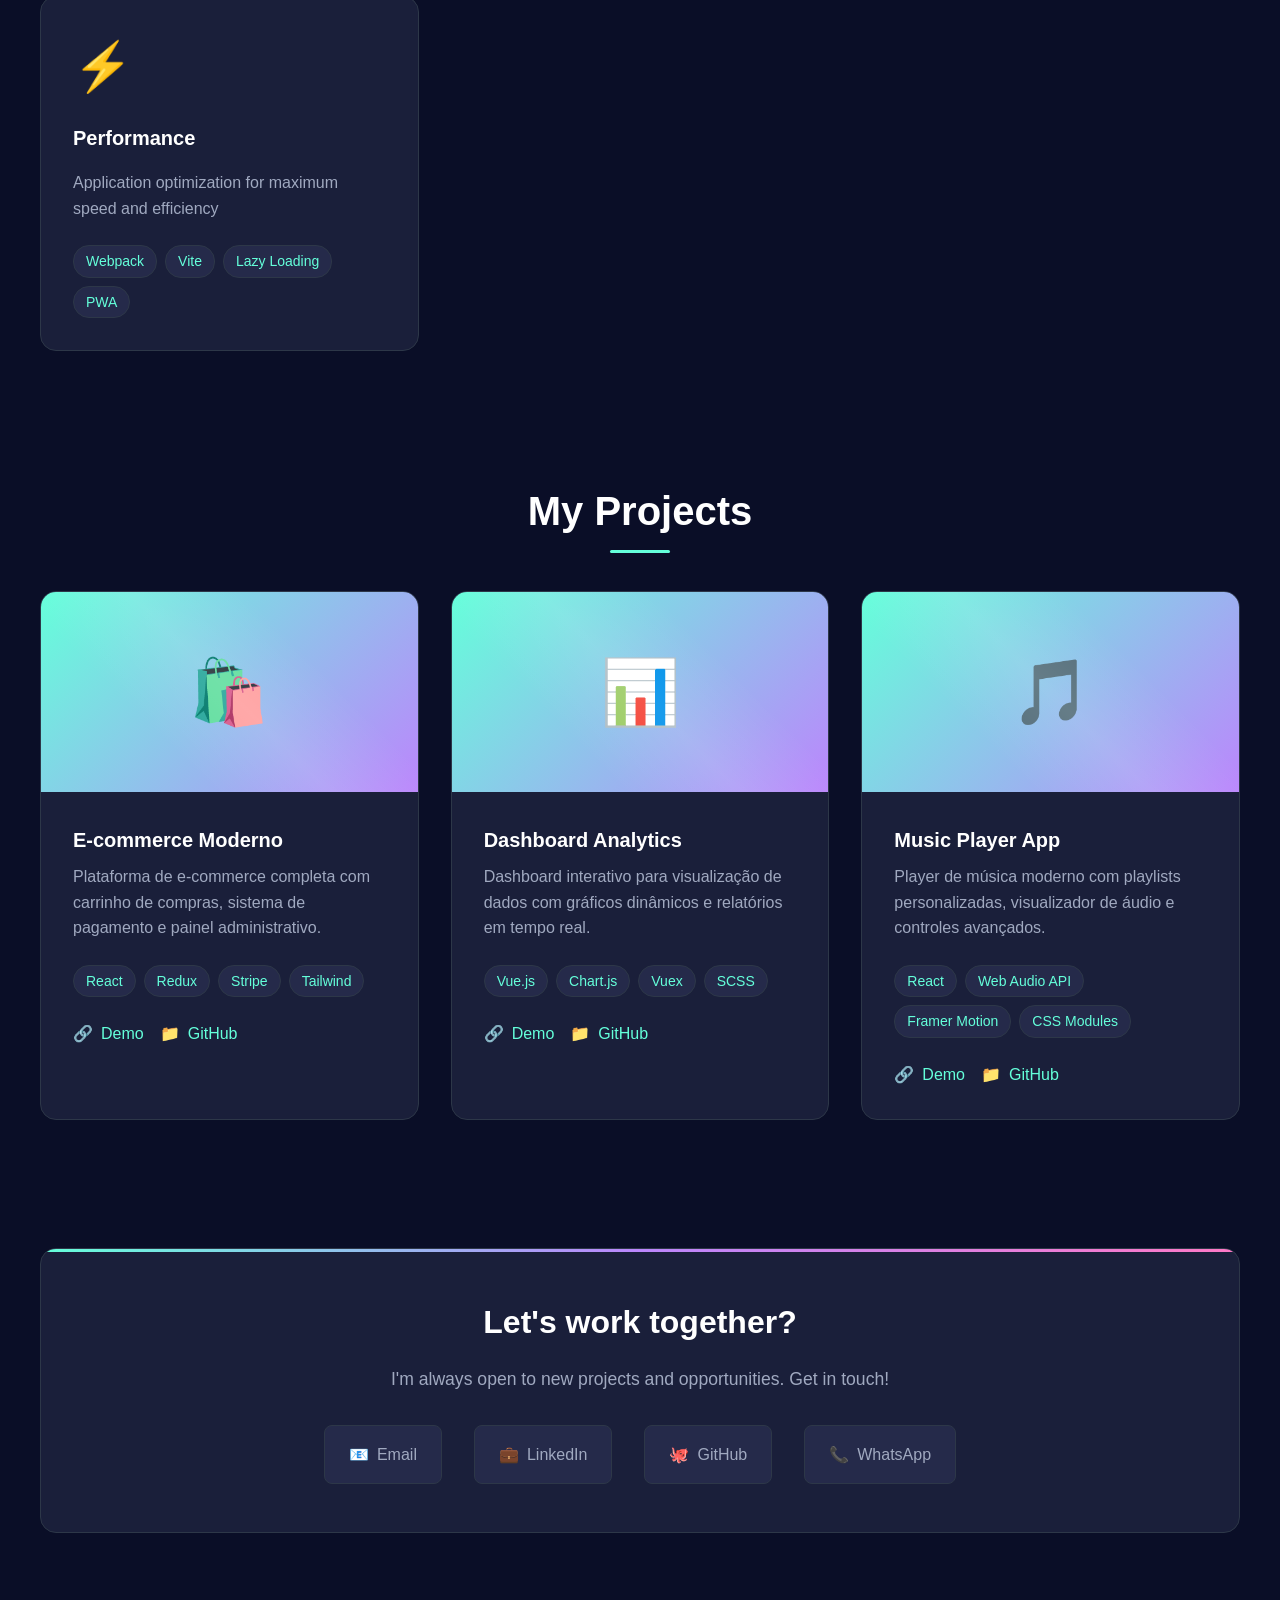
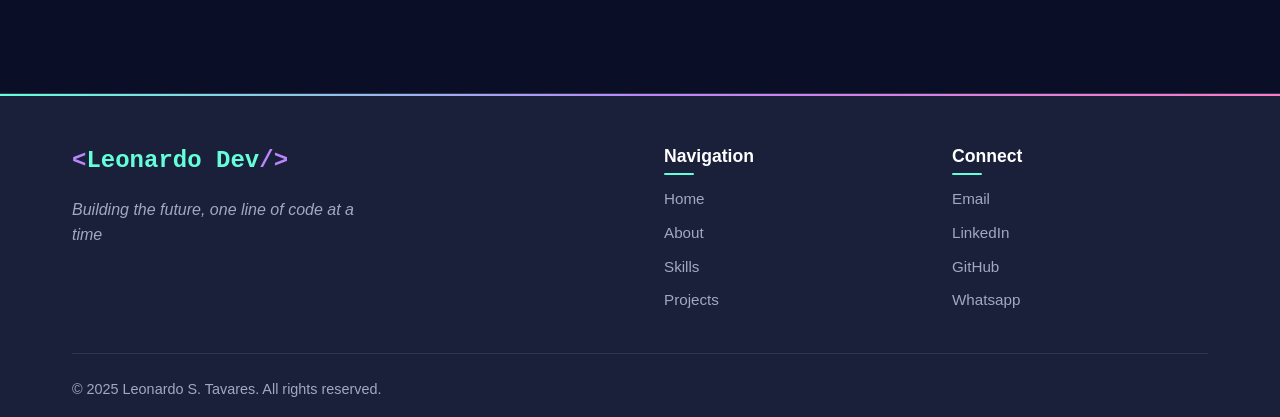
<file: en/index.html>
<!DOCTYPE html>
<html lang="en">
<head>
    <meta charset="UTF-8">
    <meta name="viewport" content="width=device-width, initial-scale=1.0">
    <title>Leonardo - Frontend Developer</title>
    <meta property="og:site_name" content="Leonardo Dev" />
    <meta name="description" content="Portfolio of Leonardo S. Tavares, web developer specialized in React and Next.js">
    <meta name="author" content="Leonardo Soares Tavares">
    <link rel="stylesheet" href="../style.css">
        }
        .loader p {
            margin-top: 1rem;
            color: #a0a9c0;
        }
    </style>
</head>


<body data-theme="dark">
    <!-- Preloader -->
    <div class="preloader">
        <div class="preloader-inner">
            <svg class="preloader-spinner" viewBox="0 0 50 50">
                <circle class="path" cx="25" cy="25" r="20" fill="none" stroke-width="4"></circle>
            </svg>
            <div class="preloader-text">Carregando...</div>
        </div>
    </div>

    <div class="bg-animation" id="bgAnimation"></div>
    
    <header class="header">
        <nav class="nav-container">
            <div class="logo">Leonardo Dev</div>
            
            <ul class="nav-menu" id="navMenu">
                <li><a href="#home" data-translate="nav-home">Início</a></li>
                <li><a href="#about" data-translate="nav-about">Sobre</a></li>
                <li><a href="#skills" data-translate="nav-skills">Skills</a></li>
                <li><a href="#projects" data-translate="nav-projects">Projetos</a></li>
                <li><a href="#contact" data-translate="nav-contact">Contato</a></li>
            </ul>

            <!-- Desktop Controls -->
            <div class="desktop-controls">
                <div class="desktop-theme-toggle" id="desktopThemeToggle">
                    <span id="desktopThemeIcon">🌙</span>
                </div>
                <div class="desktop-lang-selector" id="desktopLangSelector">
                    <div class="selected-lang" id="selectedLang">
                        <span class="lang-flag" id="selectedLangFlag">🇧🇷</span>
                        <span class="lang-name" id="selectedLangName">PT</span>
                    </div>
                    <ul class="lang-dropdown" id="langDropdown">
                        <li data-lang="pt" class="active">
                            <span class="lang-flag">🇧🇷</span>
                            <span class="lang-name">Português</span>
                        </li>
                        <li data-lang="en">
                            <span class="lang-flag">🇺🇸</span>
                            <span class="lang-name">English</span>
                        </li>
                        <li data-lang="ja">
                            <span class="lang-flag">🇯🇵</span>
                            <span class="lang-name">日本語</span>
                        </li>
                    </ul>
                </div>
            </div>

            <div class="hamburger" id="hamburger">
                <span></span>
                <span></span>
                <span></span>
            </div>
        </nav>
    </header>

    <!-- Mobile Menu -->
    <div class="menu-overlay" id="menuOverlay"></div>
    <div class="mobile-menu" id="mobileMenu">
        <div class="mobile-menu-header">
            <div class="logo">LeonardoDev</div>
            <button class="close-menu" id="closeMenu">✕</button>
        </div>

        <div class="mobile-menu-scrollable-content">
            <nav class="mobile-nav-links">
                <a href="#home" data-translate="nav-home">
                    <span>🏠</span>
                    <span>Início</span>
                </a>
                <a href="#about" data-translate="nav-about">
                    <span>👨‍💻</span>
                    <span>Sobre</span>
                </a>
                <a href="#skills" data-translate="nav-skills">
                    <span>⚡</span>
                    <span>Skills</span>
                </a>
                <a href="#projects" data-translate="nav-projects">
                    <span>🚀</span>
                    <span>Projetos</span>
                </a>
                <a href="#contact" data-translate="nav-contact">
                    <span>💬</span>
                    <span>Contato</span>
                </a>
            </nav>

            <div class="mobile-controls">
                <div class="control-group">
                    <div class="control-label" data-translate="theme-label">Tema</div>
                    <div class="mobile-theme-toggle">
                        <div class="theme-info">
                        </div>
                        <div class="theme-switch" id="themeSwitch"></div>
                    </div>
                </div>

                <div class="control-group">
                    <div class="control-label" data-translate="language-label">Idioma</div>
                    <div class="mobile-lang-selector">
                        <div class="lang-option active" data-lang="pt">
                            <span class="lang-flag">🇧🇷</span>
                            <span class="lang-name">Português</span>
                        </div>
                        <div class="lang-option" data-lang="en">
                            <span class="lang-flag">🇺🇸</span>
                            <span class="lang-name">English</span>
                        </div>
                        <div class="lang-option" data-lang="ja">
                            <span class="lang-flag">🇯🇵</span>
                            <span class="lang-name">日本語</span>
                        </div>
                    </div>
                </div>
            </div>
        </div>
    </div>

    <main class="main">
        <div class="container">
            <section id="home" class="hero">
                <div class="hero-content">
                    <div class="hero-greeting" data-translate="hero-greeting">console.log("Olá, mundo!");</div>
                    <h1 class="hero-title" data-translate="hero-title">Frontend Developer</h1>
                    <p class="hero-subtitle" data-translate="hero-subtitle">Criando experiências digitais incríveis</p>
                    <p class="hero-description" data-translate="hero-description">
                        Especializado em React, Vue.js e tecnologias modernas de frontend. 
                        Transformo designs em interfaces interativas e responsivas.
                    </p>
                    <div class="cta-buttons">
                        <a href="#projects" class="cta-button" data-translate="hero-cta1">
                            <span>🚀</span>
                            <span>Ver Projetos</span>
                        </a>
                        <a href="#contact" class="cta-button secondary" data-translate="hero-cta2">
                            <span>💬</span>
                            <span>Fale Comigo</span>
                        </a>
                    </div>
                </div>
            </section>

            <section id="about" class="section">
                <div class="code-window">
                    <div class="code-header">
                        <div class="code-dots">
                            <div class="dot red"></div>
                            <div class="dot yellow"></div>
                            <div class="dot green"></div>
                        </div>
                        <div class="code-title">about-me.js</div>
                    </div>
                    <div class="code-content">
                        <div class="code-line">
                            <span class="comment" data-translate="about-comment">// Desenvolvedor Frontend apaixonado por tecnologia</span>
                        </div>
                        <div class="code-line">
                            <span class="keyword">const</span> <span class="function">developer</span> = {
                        </div>
                        <div class="code-line" style="margin-left: 2rem;">
                            <span class="property">name</span>: <span class="string">"Leonardo Soares Tavares"</span>,
                        </div>
                        <div class="code-line" style="margin-left: 2rem;">
                            <span class="property">role</span>: <span class="string" data-translate="about-role">"Frontend Developer"</span>,
                        </div>
                        <div class="code-line" style="margin-left: 2rem;">
                            <span class="property">experience</span>: <span class="string" data-translate="about-experience">"6+ anos"</span>,
                        </div>
                        <div class="code-line" style="margin-left: 2rem;">
                            <span class="property">location</span>: <span class="string" data-translate="about-location">"Maranhão, Brasil"</span>,
                        </div>
                        <div class="code-line" style="margin-left: 2rem;">
                            <span class="property">formation</span>: <span class="string" data-translate="about-formation">"Ciência da Computação"</span>,
                        </div>
                        <div class="code-line" style="margin-left: 2rem;">
                            <span class="property">passion</span>: <span class="string" data-translate="about-passion">"UI/UX e Performance"</span>,
                        </div>
                        <div class="code-line" style="margin-left: 2rem;">
                            <span class="property">currentFocus</span>: <span class="string" data-translate="about-focus">"React & Next.js"</span>
                        </div>
                        <div class="code-line">};</div>
                    </div>
                </div>
            </section>

            <section id="skills" class="section">
                <h2 class="section-title" data-translate="skills-title">Minhas Skills</h2>
                <div class="skills-grid">
                    <div class="skill-card">
                        <div class="skill-icon">⚛️</div>
                        <h3 class="skill-title">Frontend Frameworks</h3>
                        <p class="skill-description" data-translate="skill1-desc">
                            Desenvolvimento com as principais bibliotecas e frameworks modernos
                        </p>
                        <div class="skill-tech">
                            <span class="tech-tag">React</span>
                            <span class="tech-tag">Vue.js</span>
                            <span class="tech-tag">Next.js</span>
                            <span class="tech-tag">Nuxt.js</span>
                        </div>
                    </div>

                    <div class="skill-card">
                        <div class="skill-icon">🎨</div>
                        <h3 class="skill-title">UI/UX Design</h3>
                        <p class="skill-description" data-translate="skill2-desc">
                            Criação de interfaces intuitivas e experiências de usuário excepcionais
                        </p>
                        <div class="skill-tech">
                            <span class="tech-tag">Figma</span>
                            <span class="tech-tag">Adobe XD</span>
                            <span class="tech-tag">Tailwind</span>
                            <span class="tech-tag">Styled Components</span>
                        </div>
                    </div>

                    <div class="skill-card">
                        <div class="skill-icon">📱</div>
                        <h3 class="skill-title">Responsive Design</h3>
                        <p class="skill-description" data-translate="skill3-desc">
                            Desenvolvimento de aplicações que funcionam perfeitamente em todos os dispositivos
                        </p>
                        <div class="skill-tech">
                            <span class="tech-tag">CSS Grid</span>
                            <span class="tech-tag">Flexbox</span>
                            <span class="tech-tag">Media Queries</span>
                            <span class="tech-tag">Mobile First</span>
                        </div>
                    </div>

                    <div class="skill-card">
                        <div class="skill-icon">⚡</div>
                        <h3 class="skill-title">Performance</h3>
                        <p class="skill-description" data-translate="skill4-desc">
                            Otimização de aplicações para máxima velocidade e eficiência
                        </p>
                        <div class="skill-tech">
                            <span class="tech-tag">Webpack</span>
                            <span class="tech-tag">Vite</span>
                            <span class="tech-tag">Lazy Loading</span>
                            <span class="tech-tag">PWA</span>
                        </div>
                    </div>
                </div>
            </section>

            <section id="projects" class="section">
                <h2 class="section-title" data-translate="projects-title">Meus Projetos</h2>
                <div class="projects-grid">
                    <div class="project-card">
                        <div class="project-image">🛍️</div>
                        <div class="project-content">
                            <h3 class="project-title" data-translate="project1-title">E-commerce Moderno</h3>
                            <p class="project-description" data-translate="project1-desc">
                                Plataforma de e-commerce completa com carrinho de compras, sistema de pagamento e painel administrativo.
                            </p>
                            <div class="project-tech">
                                <span class="tech-tag">React</span>
                                <span class="tech-tag">Redux</span>
                                <span class="tech-tag">Stripe</span>
                                <span class="tech-tag">Tailwind</span>
                            </div>
                            <div class="project-links">
                                <a href="#" class="project-link">
                                    <span>🔗</span>
                                    <span>Demo</span>
                                </a>
                                <a href="#" class="project-link">
                                    <span>📁</span>
                                    <span>GitHub</span>
                                </a>
                            </div>
                        </div>
                    </div>

                    <div class="project-card">
                        <div class="project-image">📊</div>
                        <div class="project-content">
                            <h3 class="project-title" data-translate="project2-title">Dashboard Analytics</h3>
                            <p class="project-description" data-translate="project2-desc">
                                Dashboard interativo para visualização de dados com gráficos dinâmicos e relatórios em tempo real.
                            </p>
                            <div class="project-tech">
                                <span class="tech-tag">Vue.js</span>
                                <span class="tech-tag">Chart.js</span>
                                <span class="tech-tag">Vuex</span>
                                <span class="tech-tag">SCSS</span>
                            </div>
                            <div class="project-links">
                                <a href="#" class="project-link">
                                    <span>🔗</span>
                                    <span>Demo</span>
                                </a>
                                <a href="#" class="project-link">
                                    <span>📁</span>
                                    <span>GitHub</span>
                                </a>
                            </div>
                        </div>
                    </div>

                    <div class="project-card">
                        <div class="project-image">🎵</div>
                        <div class="project-content">
                            <h3 class="project-title" data-translate="project3-title">Music Player App</h3>
                            <p class="project-description" data-translate="project3-desc">
                                Player de música moderno com playlists personalizadas, visualizador de áudio e controles avançados.
                            </p>
                            <div class="project-tech">
                                <span class="tech-tag">React</span>
                                <span class="tech-tag">Web Audio API</span>
                                <span class="tech-tag">Framer Motion</span>
                                <span class="tech-tag">CSS Modules</span>
                            </div>
                            <div class="project-links">
                                <a href="#" class="project-link">
                                    <span>🔗</span>
                                    <span>Demo</span>
                                </a>
                                <a href="#" class="project-link">
                                    <span>📁</span>
                                    <span>GitHub</span>
                                </a>
                            </div>
                        </div>
                    </div>
                </div>
            </section>

            <section id="contact" class="section">
                <div class="contact">
                    <h2 class="contact-title" data-translate="contact-title">Vamos trabalhar juntos?</h2>
                    <p class="contact-description" data-translate="contact-description">
                        Estou sempre aberto a novos projetos e oportunidades. Entre em contato!
                    </p>
                    <div class="contact-links">
                        <a href="mailto:contact@leonardodev.fun" class="contact-link">
                            <span>📧</span>
                            <span>Email</span>
                        </a>
                        <a href="https://www.linkedin.com/in/leonardo-soares-tavares-26232a229/" target="_blank" rel="noopener noreferrer" class="contact-link">
                            <span>💼</span>
                            <span>LinkedIn</span>
                        </a>
                        <a href="https://github.com/Leonardo-ST" target="_blank" rel="noopener noreferrer" class="contact-link">
                            <span>🐙</span>
                            <span>GitHub</span>
                        </a>
                        <a href="https://wa.me/98920028190" target="_blank" rel="noopener noreferrer" class="contact-link">
                            <span>📞</span>
                            <span>WhatsApp</span>
                        </a>
                    </div>
                </div>
            </section>
        </div>
    </main>

    <footer class="footer">
        <div class="footer-container">
            <div class="footer-content">
                <div class="footer-logo">
                    <div class="logo">Leonardo Dev</div>
                    <p class="footer-tagline" data-translate="footer-tagline">Criando o futuro, uma linha de código por vez</p>
                </div>
                
                <div class="footer-links">
                    <div class="footer-section">
                        <h4 data-translate="footer-navigation">Navegação</h4>
                        <ul>
                            <li><a href="#home" data-translate="nav-home">Início</a></li>
                            <li><a href="#about" data-translate="nav-about">Sobre</a></li>
                            <li><a href="#skills" data-translate="nav-skills">Skills</a></li>
                            <li><a href="#projects" data-translate="nav-projects">Projetos</a></li>
                        </ul>
                    </div>
                    
                    <div class="footer-section">
                        <h4 data-translate="footer-connect">Conecte-se</h4>
                        <ul>
                            <li><a href="mailto:contact@gmail.fun">Email</a></li>
                            <li><a href="https://www.linkedin.com/in/leonardo-soares-tavares-26232a229/" target="_blank" rel="noopener noreferrer">LinkedIn</a></li>
                            <li><a href="https://github.com/Leonardo-ST" target="_blank" rel="noopener noreferrer">GitHub</a></li>
                            <li><a href="https://wa.me/98920028190" target="_blank" rel="noopener noreferrer">Whatsapp</a></li>
                        </ul>
                    </div>
                </div>
            </div>
            
            <div class="footer-bottom">
                <div class="footer-divider"></div>
                <div class="footer-credits">
                    <p>&copy; 2025 Leonardo S. Tavares. <span data-translate="footer-rights">Todos os direitos reservados.</span></p>
                </div>
            </div>
        </div>
    </footer>

    <script src="../js/language.js"></script>
    <script src="../js/navigation.js"></script>
    <script src="../script.js"></script>
</body>
</html>
</file>
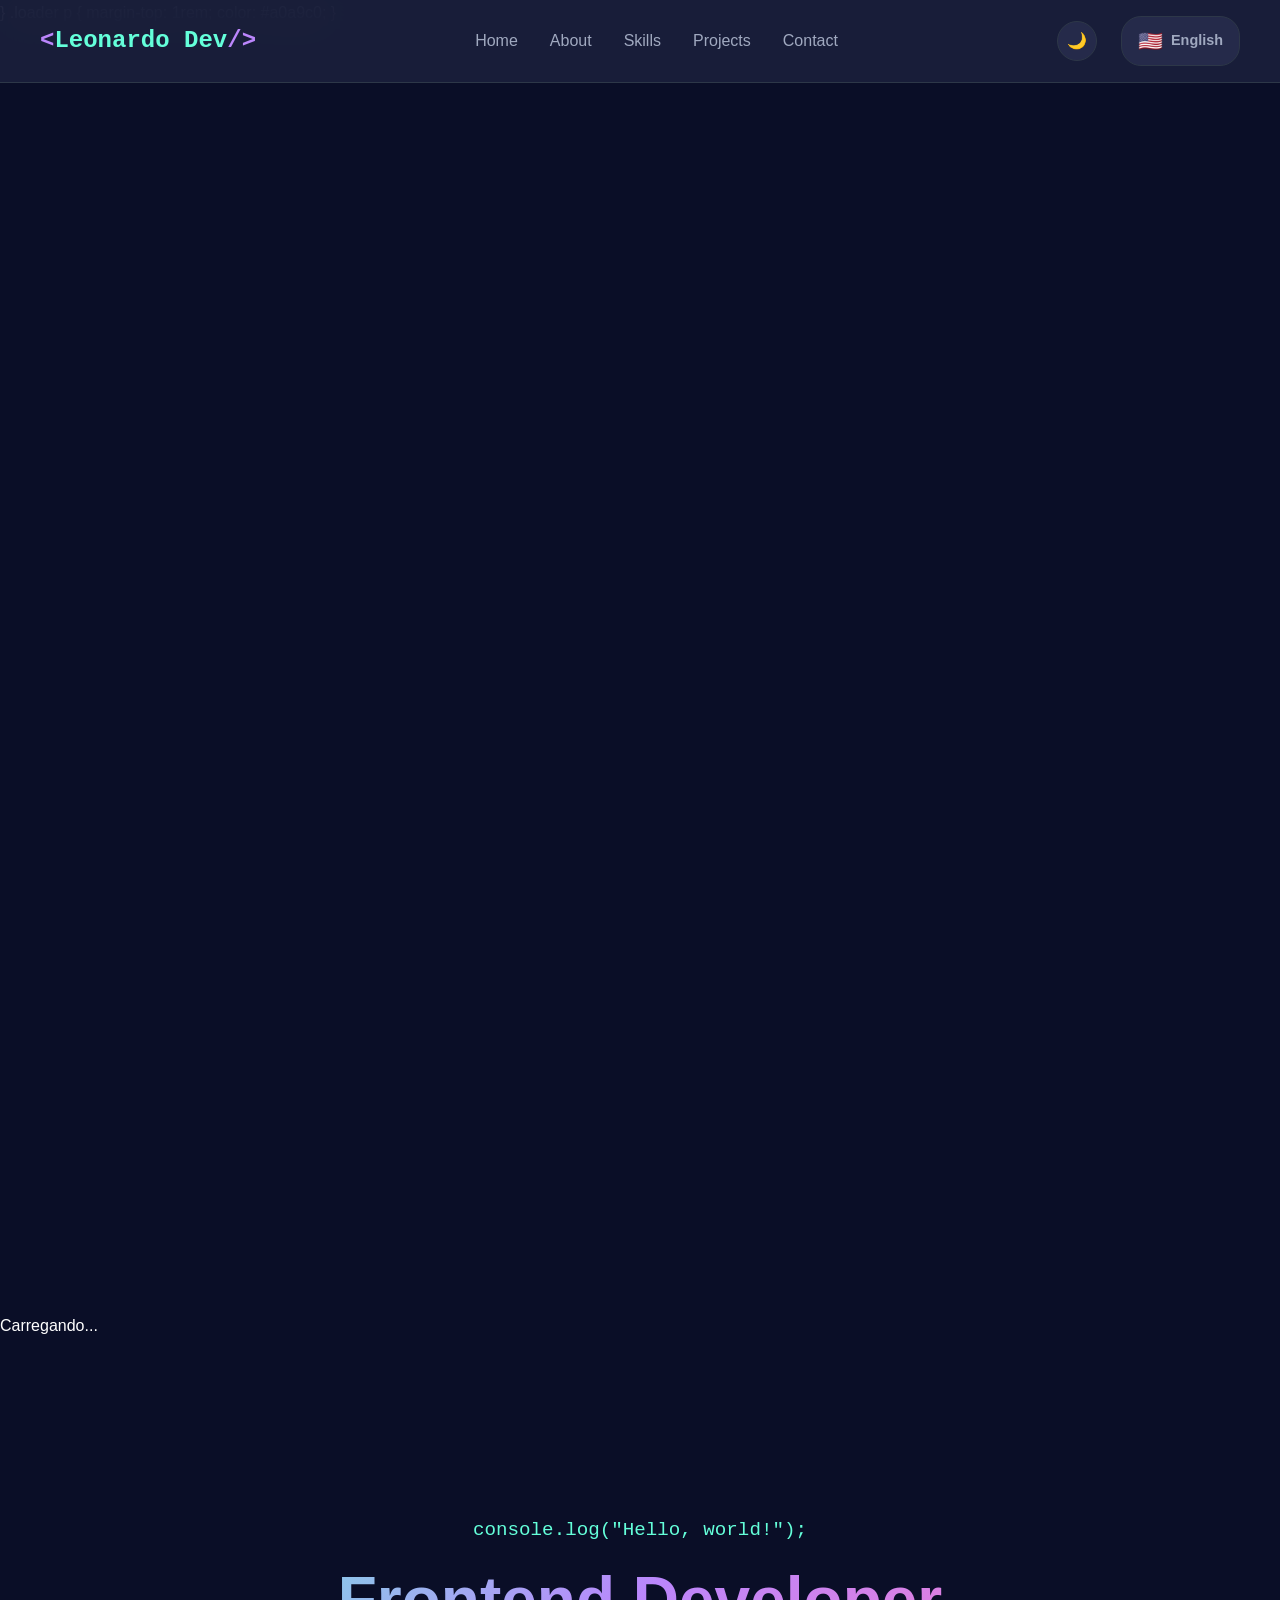
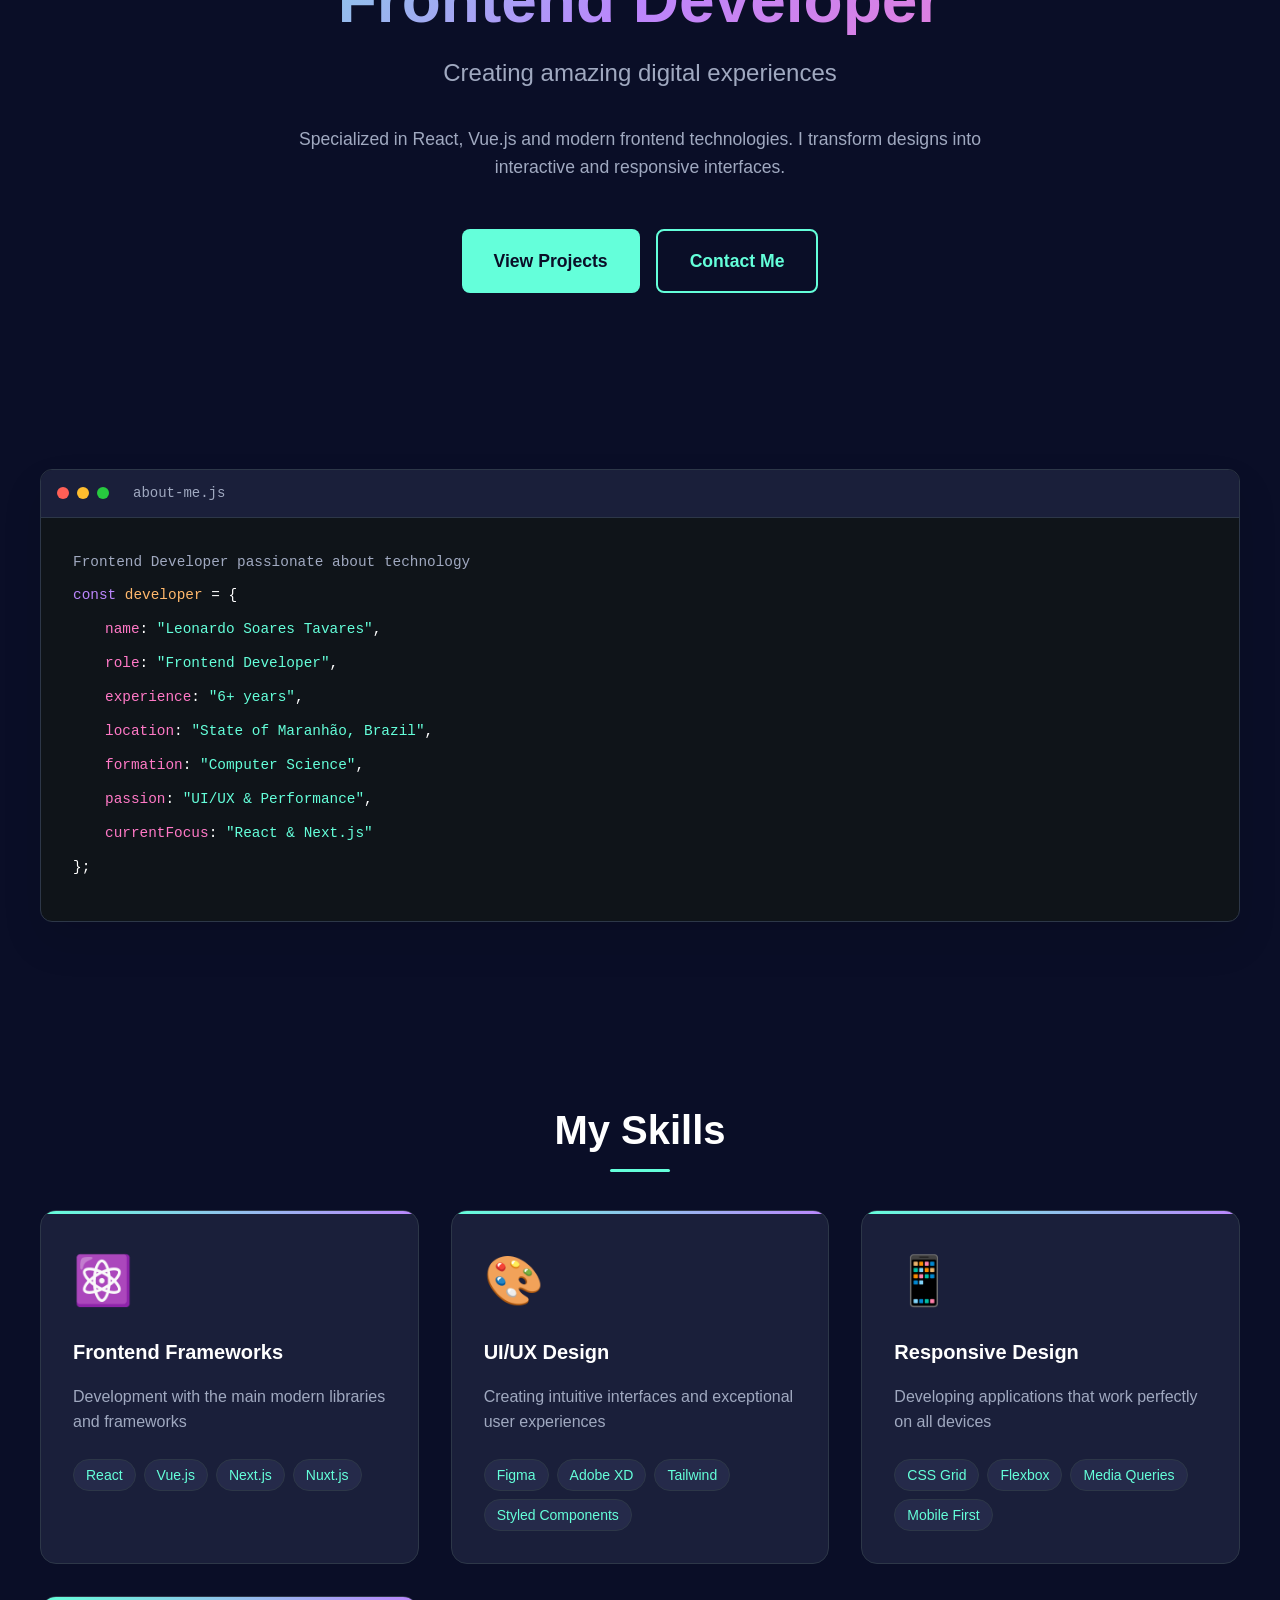
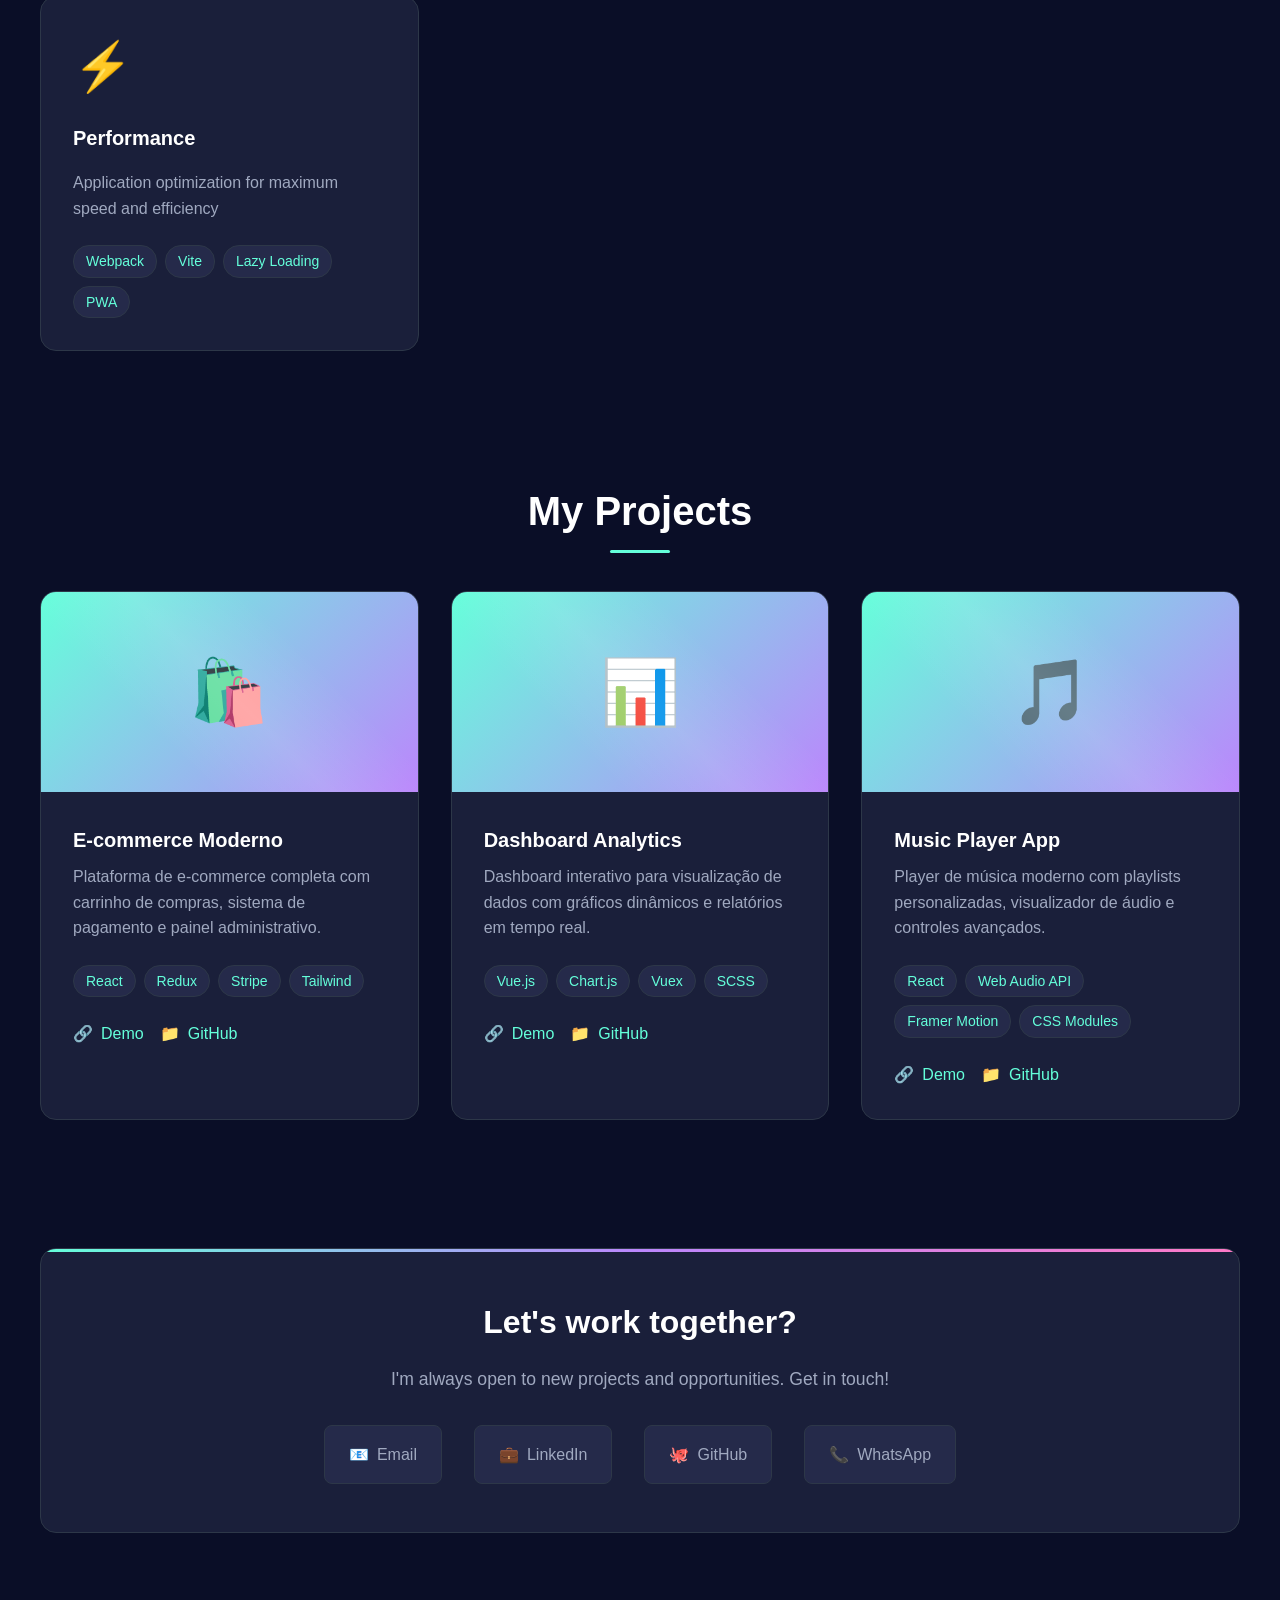
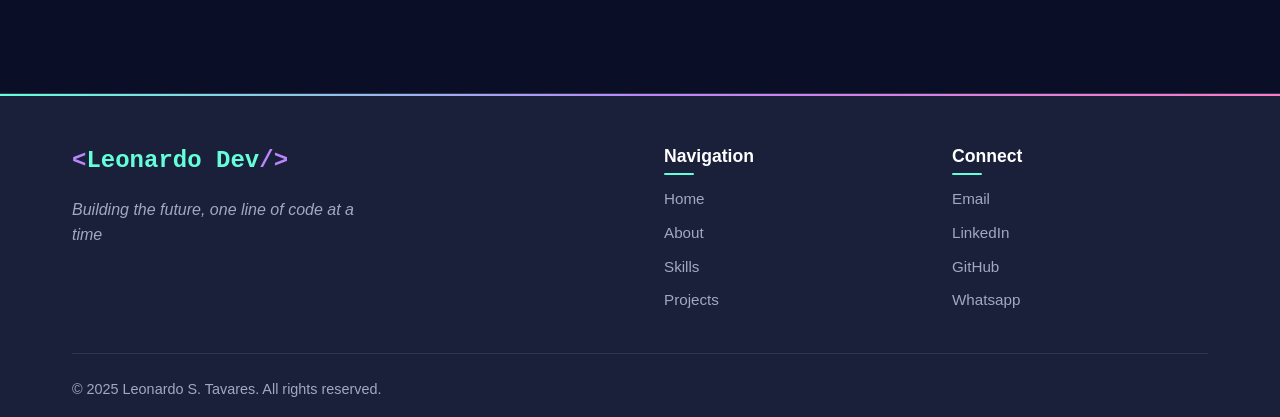
<file: ja/index.html>
<!DOCTYPE html>
<html lang="ja">
<head>
    <meta charset="UTF-8">
    <meta name="viewport" content="width=device-width, initial-scale=1.0">
    <title>レオナルド - フロントエンド開発者</title>
    <meta property="og:site_name" content="Leonardo Dev" />
    <meta name="description" content="レオナルド・S・タヴァレスのポートフォリオ、ReactとNext.jsを専門とするWeb開発者">
    <meta name="author" content="Leonardo Soares Tavares">
    <link rel="stylesheet" href="../style.css">
        }
        .loader p {
            margin-top: 1rem;
            color: #a0a9c0;
        }
    </style>
</head>


<body data-theme="dark">
    <!-- Preloader -->
    <div class="preloader">
        <div class="preloader-inner">
            <svg class="preloader-spinner" viewBox="0 0 50 50">
                <circle class="path" cx="25" cy="25" r="20" fill="none" stroke-width="4"></circle>
            </svg>
            <div class="preloader-text">Carregando...</div>
        </div>
    </div>

    <div class="bg-animation" id="bgAnimation"></div>
    
    <header class="header">
        <nav class="nav-container">
            <div class="logo">Leonardo Dev</div>
            
            <ul class="nav-menu" id="navMenu">
                <li><a href="#home" data-translate="nav-home">Início</a></li>
                <li><a href="#about" data-translate="nav-about">Sobre</a></li>
                <li><a href="#skills" data-translate="nav-skills">Skills</a></li>
                <li><a href="#projects" data-translate="nav-projects">Projetos</a></li>
                <li><a href="#contact" data-translate="nav-contact">Contato</a></li>
            </ul>

            <!-- Desktop Controls -->
            <div class="desktop-controls">
                <div class="desktop-theme-toggle" id="desktopThemeToggle">
                    <span id="desktopThemeIcon">🌙</span>
                </div>
                <div class="desktop-lang-selector" id="desktopLangSelector">
                    <div class="selected-lang" id="selectedLang">
                        <span class="lang-flag" id="selectedLangFlag">🇧🇷</span>
                        <span class="lang-name" id="selectedLangName">PT</span>
                    </div>
                    <ul class="lang-dropdown" id="langDropdown">
                        <li data-lang="pt" class="active">
                            <span class="lang-flag">🇧🇷</span>
                            <span class="lang-name">Português</span>
                        </li>
                        <li data-lang="en">
                            <span class="lang-flag">🇺🇸</span>
                            <span class="lang-name">English</span>
                        </li>
                        <li data-lang="ja">
                            <span class="lang-flag">🇯🇵</span>
                            <span class="lang-name">日本語</span>
                        </li>
                    </ul>
                </div>
            </div>

            <div class="hamburger" id="hamburger">
                <span></span>
                <span></span>
                <span></span>
            </div>
        </nav>
    </header>

    <!-- Mobile Menu -->
    <div class="menu-overlay" id="menuOverlay"></div>
    <div class="mobile-menu" id="mobileMenu">
        <div class="mobile-menu-header">
            <div class="logo">LeonardoDev</div>
            <button class="close-menu" id="closeMenu">✕</button>
        </div>

        <div class="mobile-menu-scrollable-content">
            <nav class="mobile-nav-links">
                <a href="#home" data-translate="nav-home">
                    <span>🏠</span>
                    <span>Início</span>
                </a>
                <a href="#about" data-translate="nav-about">
                    <span>👨‍💻</span>
                    <span>Sobre</span>
                </a>
                <a href="#skills" data-translate="nav-skills">
                    <span>⚡</span>
                    <span>Skills</span>
                </a>
                <a href="#projects" data-translate="nav-projects">
                    <span>🚀</span>
                    <span>Projetos</span>
                </a>
                <a href="#contact" data-translate="nav-contact">
                    <span>💬</span>
                    <span>Contato</span>
                </a>
            </nav>

            <div class="mobile-controls">
                <div class="control-group">
                    <div class="control-label" data-translate="theme-label">Tema</div>
                    <div class="mobile-theme-toggle">
                        <div class="theme-info">
                        </div>
                        <div class="theme-switch" id="themeSwitch"></div>
                    </div>
                </div>

                <div class="control-group">
                    <div class="control-label" data-translate="language-label">Idioma</div>
                    <div class="mobile-lang-selector">
                        <div class="lang-option active" data-lang="pt">
                            <span class="lang-flag">🇧🇷</span>
                            <span class="lang-name">Português</span>
                        </div>
                        <div class="lang-option" data-lang="en">
                            <span class="lang-flag">🇺🇸</span>
                            <span class="lang-name">English</span>
                        </div>
                        <div class="lang-option" data-lang="ja">
                            <span class="lang-flag">🇯🇵</span>
                            <span class="lang-name">日本語</span>
                        </div>
                    </div>
                </div>
            </div>
        </div>
    </div>

    <main class="main">
        <div class="container">
            <section id="home" class="hero">
                <div class="hero-content">
                    <div class="hero-greeting" data-translate="hero-greeting">console.log("Olá, mundo!");</div>
                    <h1 class="hero-title" data-translate="hero-title">Frontend Developer</h1>
                    <p class="hero-subtitle" data-translate="hero-subtitle">Criando experiências digitais incríveis</p>
                    <p class="hero-description" data-translate="hero-description">
                        Especializado em React, Vue.js e tecnologias modernas de frontend. 
                        Transformo designs em interfaces interativas e responsivas.
                    </p>
                    <div class="cta-buttons">
                        <a href="#projects" class="cta-button" data-translate="hero-cta1">
                            <span>🚀</span>
                            <span>Ver Projetos</span>
                        </a>
                        <a href="#contact" class="cta-button secondary" data-translate="hero-cta2">
                            <span>💬</span>
                            <span>Fale Comigo</span>
                        </a>
                    </div>
                </div>
            </section>

            <section id="about" class="section">
                <div class="code-window">
                    <div class="code-header">
                        <div class="code-dots">
                            <div class="dot red"></div>
                            <div class="dot yellow"></div>
                            <div class="dot green"></div>
                        </div>
                        <div class="code-title">about-me.js</div>
                    </div>
                    <div class="code-content">
                        <div class="code-line">
                            <span class="comment" data-translate="about-comment">// Desenvolvedor Frontend apaixonado por tecnologia</span>
                        </div>
                        <div class="code-line">
                            <span class="keyword">const</span> <span class="function">developer</span> = {
                        </div>
                        <div class="code-line" style="margin-left: 2rem;">
                            <span class="property">name</span>: <span class="string">"Leonardo Soares Tavares"</span>,
                        </div>
                        <div class="code-line" style="margin-left: 2rem;">
                            <span class="property">role</span>: <span class="string" data-translate="about-role">"Frontend Developer"</span>,
                        </div>
                        <div class="code-line" style="margin-left: 2rem;">
                            <span class="property">experience</span>: <span class="string" data-translate="about-experience">"6+ anos"</span>,
                        </div>
                        <div class="code-line" style="margin-left: 2rem;">
                            <span class="property">location</span>: <span class="string" data-translate="about-location">"Maranhão, Brasil"</span>,
                        </div>
                        <div class="code-line" style="margin-left: 2rem;">
                            <span class="property">formation</span>: <span class="string" data-translate="about-formation">"Ciência da Computação"</span>,
                        </div>
                        <div class="code-line" style="margin-left: 2rem;">
                            <span class="property">passion</span>: <span class="string" data-translate="about-passion">"UI/UX e Performance"</span>,
                        </div>
                        <div class="code-line" style="margin-left: 2rem;">
                            <span class="property">currentFocus</span>: <span class="string" data-translate="about-focus">"React & Next.js"</span>
                        </div>
                        <div class="code-line">};</div>
                    </div>
                </div>
            </section>

            <section id="skills" class="section">
                <h2 class="section-title" data-translate="skills-title">Minhas Skills</h2>
                <div class="skills-grid">
                    <div class="skill-card">
                        <div class="skill-icon">⚛️</div>
                        <h3 class="skill-title">Frontend Frameworks</h3>
                        <p class="skill-description" data-translate="skill1-desc">
                            Desenvolvimento com as principais bibliotecas e frameworks modernos
                        </p>
                        <div class="skill-tech">
                            <span class="tech-tag">React</span>
                            <span class="tech-tag">Vue.js</span>
                            <span class="tech-tag">Next.js</span>
                            <span class="tech-tag">Nuxt.js</span>
                        </div>
                    </div>

                    <div class="skill-card">
                        <div class="skill-icon">🎨</div>
                        <h3 class="skill-title">UI/UX Design</h3>
                        <p class="skill-description" data-translate="skill2-desc">
                            Criação de interfaces intuitivas e experiências de usuário excepcionais
                        </p>
                        <div class="skill-tech">
                            <span class="tech-tag">Figma</span>
                            <span class="tech-tag">Adobe XD</span>
                            <span class="tech-tag">Tailwind</span>
                            <span class="tech-tag">Styled Components</span>
                        </div>
                    </div>

                    <div class="skill-card">
                        <div class="skill-icon">📱</div>
                        <h3 class="skill-title">Responsive Design</h3>
                        <p class="skill-description" data-translate="skill3-desc">
                            Desenvolvimento de aplicações que funcionam perfeitamente em todos os dispositivos
                        </p>
                        <div class="skill-tech">
                            <span class="tech-tag">CSS Grid</span>
                            <span class="tech-tag">Flexbox</span>
                            <span class="tech-tag">Media Queries</span>
                            <span class="tech-tag">Mobile First</span>
                        </div>
                    </div>

                    <div class="skill-card">
                        <div class="skill-icon">⚡</div>
                        <h3 class="skill-title">Performance</h3>
                        <p class="skill-description" data-translate="skill4-desc">
                            Otimização de aplicações para máxima velocidade e eficiência
                        </p>
                        <div class="skill-tech">
                            <span class="tech-tag">Webpack</span>
                            <span class="tech-tag">Vite</span>
                            <span class="tech-tag">Lazy Loading</span>
                            <span class="tech-tag">PWA</span>
                        </div>
                    </div>
                </div>
            </section>

            <section id="projects" class="section">
                <h2 class="section-title" data-translate="projects-title">Meus Projetos</h2>
                <div class="projects-grid">
                    <div class="project-card">
                        <div class="project-image">🛍️</div>
                        <div class="project-content">
                            <h3 class="project-title" data-translate="project1-title">E-commerce Moderno</h3>
                            <p class="project-description" data-translate="project1-desc">
                                Plataforma de e-commerce completa com carrinho de compras, sistema de pagamento e painel administrativo.
                            </p>
                            <div class="project-tech">
                                <span class="tech-tag">React</span>
                                <span class="tech-tag">Redux</span>
                                <span class="tech-tag">Stripe</span>
                                <span class="tech-tag">Tailwind</span>
                            </div>
                            <div class="project-links">
                                <a href="#" class="project-link">
                                    <span>🔗</span>
                                    <span>Demo</span>
                                </a>
                                <a href="#" class="project-link">
                                    <span>📁</span>
                                    <span>GitHub</span>
                                </a>
                            </div>
                        </div>
                    </div>

                    <div class="project-card">
                        <div class="project-image">📊</div>
                        <div class="project-content">
                            <h3 class="project-title" data-translate="project2-title">Dashboard Analytics</h3>
                            <p class="project-description" data-translate="project2-desc">
                                Dashboard interativo para visualização de dados com gráficos dinâmicos e relatórios em tempo real.
                            </p>
                            <div class="project-tech">
                                <span class="tech-tag">Vue.js</span>
                                <span class="tech-tag">Chart.js</span>
                                <span class="tech-tag">Vuex</span>
                                <span class="tech-tag">SCSS</span>
                            </div>
                            <div class="project-links">
                                <a href="#" class="project-link">
                                    <span>🔗</span>
                                    <span>Demo</span>
                                </a>
                                <a href="#" class="project-link">
                                    <span>📁</span>
                                    <span>GitHub</span>
                                </a>
                            </div>
                        </div>
                    </div>

                    <div class="project-card">
                        <div class="project-image">🎵</div>
                        <div class="project-content">
                            <h3 class="project-title" data-translate="project3-title">Music Player App</h3>
                            <p class="project-description" data-translate="project3-desc">
                                Player de música moderno com playlists personalizadas, visualizador de áudio e controles avançados.
                            </p>
                            <div class="project-tech">
                                <span class="tech-tag">React</span>
                                <span class="tech-tag">Web Audio API</span>
                                <span class="tech-tag">Framer Motion</span>
                                <span class="tech-tag">CSS Modules</span>
                            </div>
                            <div class="project-links">
                                <a href="#" class="project-link">
                                    <span>🔗</span>
                                    <span>Demo</span>
                                </a>
                                <a href="#" class="project-link">
                                    <span>📁</span>
                                    <span>GitHub</span>
                                </a>
                            </div>
                        </div>
                    </div>
                </div>
            </section>

            <section id="contact" class="section">
                <div class="contact">
                    <h2 class="contact-title" data-translate="contact-title">Vamos trabalhar juntos?</h2>
                    <p class="contact-description" data-translate="contact-description">
                        Estou sempre aberto a novos projetos e oportunidades. Entre em contato!
                    </p>
                    <div class="contact-links">
                        <a href="mailto:contact@leonardodev.fun" class="contact-link">
                            <span>📧</span>
                            <span>Email</span>
                        </a>
                        <a href="https://www.linkedin.com/in/leonardo-soares-tavares-26232a229/" target="_blank" rel="noopener noreferrer" class="contact-link">
                            <span>💼</span>
                            <span>LinkedIn</span>
                        </a>
                        <a href="https://github.com/Leonardo-ST" target="_blank" rel="noopener noreferrer" class="contact-link">
                            <span>🐙</span>
                            <span>GitHub</span>
                        </a>
                        <a href="https://wa.me/98920028190" target="_blank" rel="noopener noreferrer" class="contact-link">
                            <span>📞</span>
                            <span>WhatsApp</span>
                        </a>
                    </div>
                </div>
            </section>
        </div>
    </main>

    <footer class="footer">
        <div class="footer-container">
            <div class="footer-content">
                <div class="footer-logo">
                    <div class="logo">Leonardo Dev</div>
                    <p class="footer-tagline" data-translate="footer-tagline">Criando o futuro, uma linha de código por vez</p>
                </div>
                
                <div class="footer-links">
                    <div class="footer-section">
                        <h4 data-translate="footer-navigation">Navegação</h4>
                        <ul>
                            <li><a href="#home" data-translate="nav-home">Início</a></li>
                            <li><a href="#about" data-translate="nav-about">Sobre</a></li>
                            <li><a href="#skills" data-translate="nav-skills">Skills</a></li>
                            <li><a href="#projects" data-translate="nav-projects">Projetos</a></li>
                        </ul>
                    </div>
                    
                    <div class="footer-section">
                        <h4 data-translate="footer-connect">Conecte-se</h4>
                        <ul>
                            <li><a href="mailto:contact@gmail.fun">Email</a></li>
                            <li><a href="https://www.linkedin.com/in/leonardo-soares-tavares-26232a229/" target="_blank" rel="noopener noreferrer">LinkedIn</a></li>
                            <li><a href="https://github.com/Leonardo-ST" target="_blank" rel="noopener noreferrer">GitHub</a></li>
                            <li><a href="https://wa.me/98920028190" target="_blank" rel="noopener noreferrer">Whatsapp</a></li>
                        </ul>
                    </div>
                </div>
            </div>
            
            <div class="footer-bottom">
                <div class="footer-divider"></div>
                <div class="footer-credits">
                    <p>&copy; 2025 Leonardo S. Tavares. <span data-translate="footer-rights">Todos os direitos reservados.</span></p>
                </div>
            </div>
        </div>
    </footer>

    <script src="../js/language.js"></script>
    <script src="../js/navigation.js"></script>
    <script src="../script.js"></script>
</body>
</html>
</file>
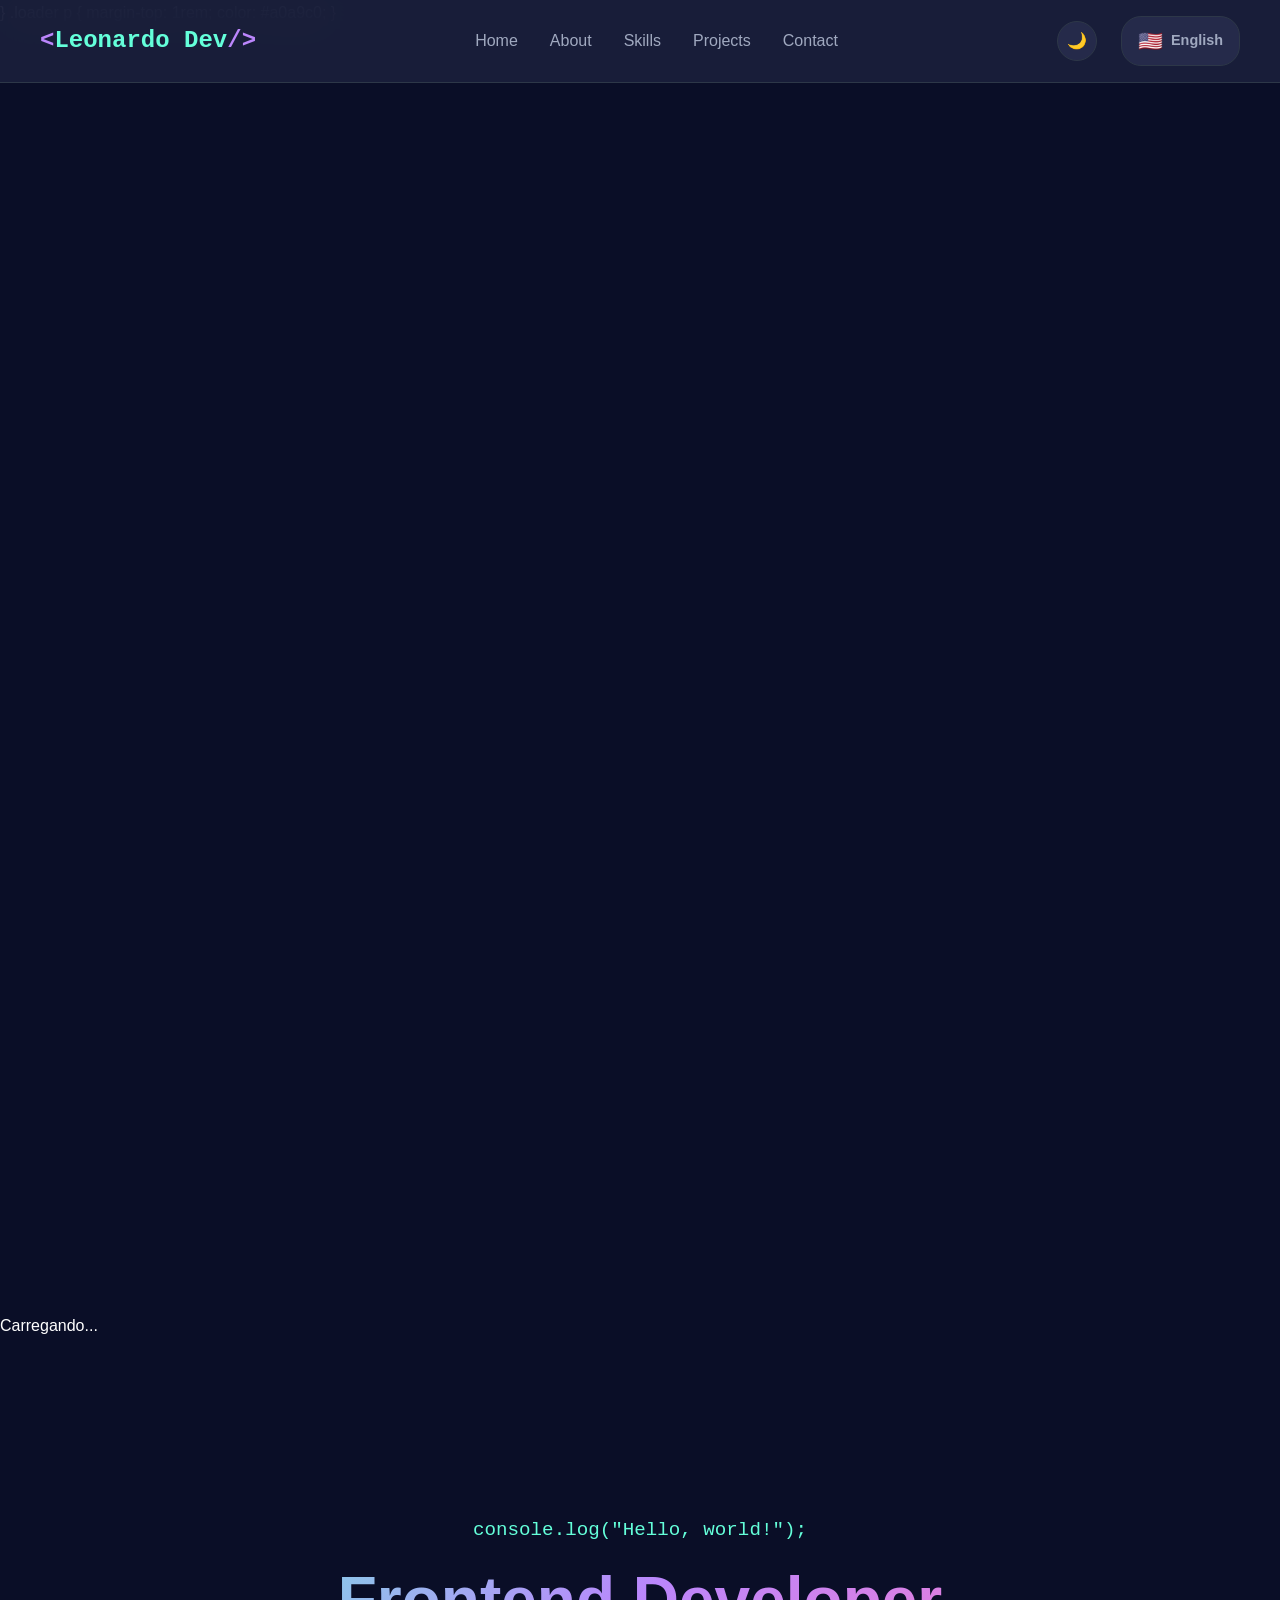
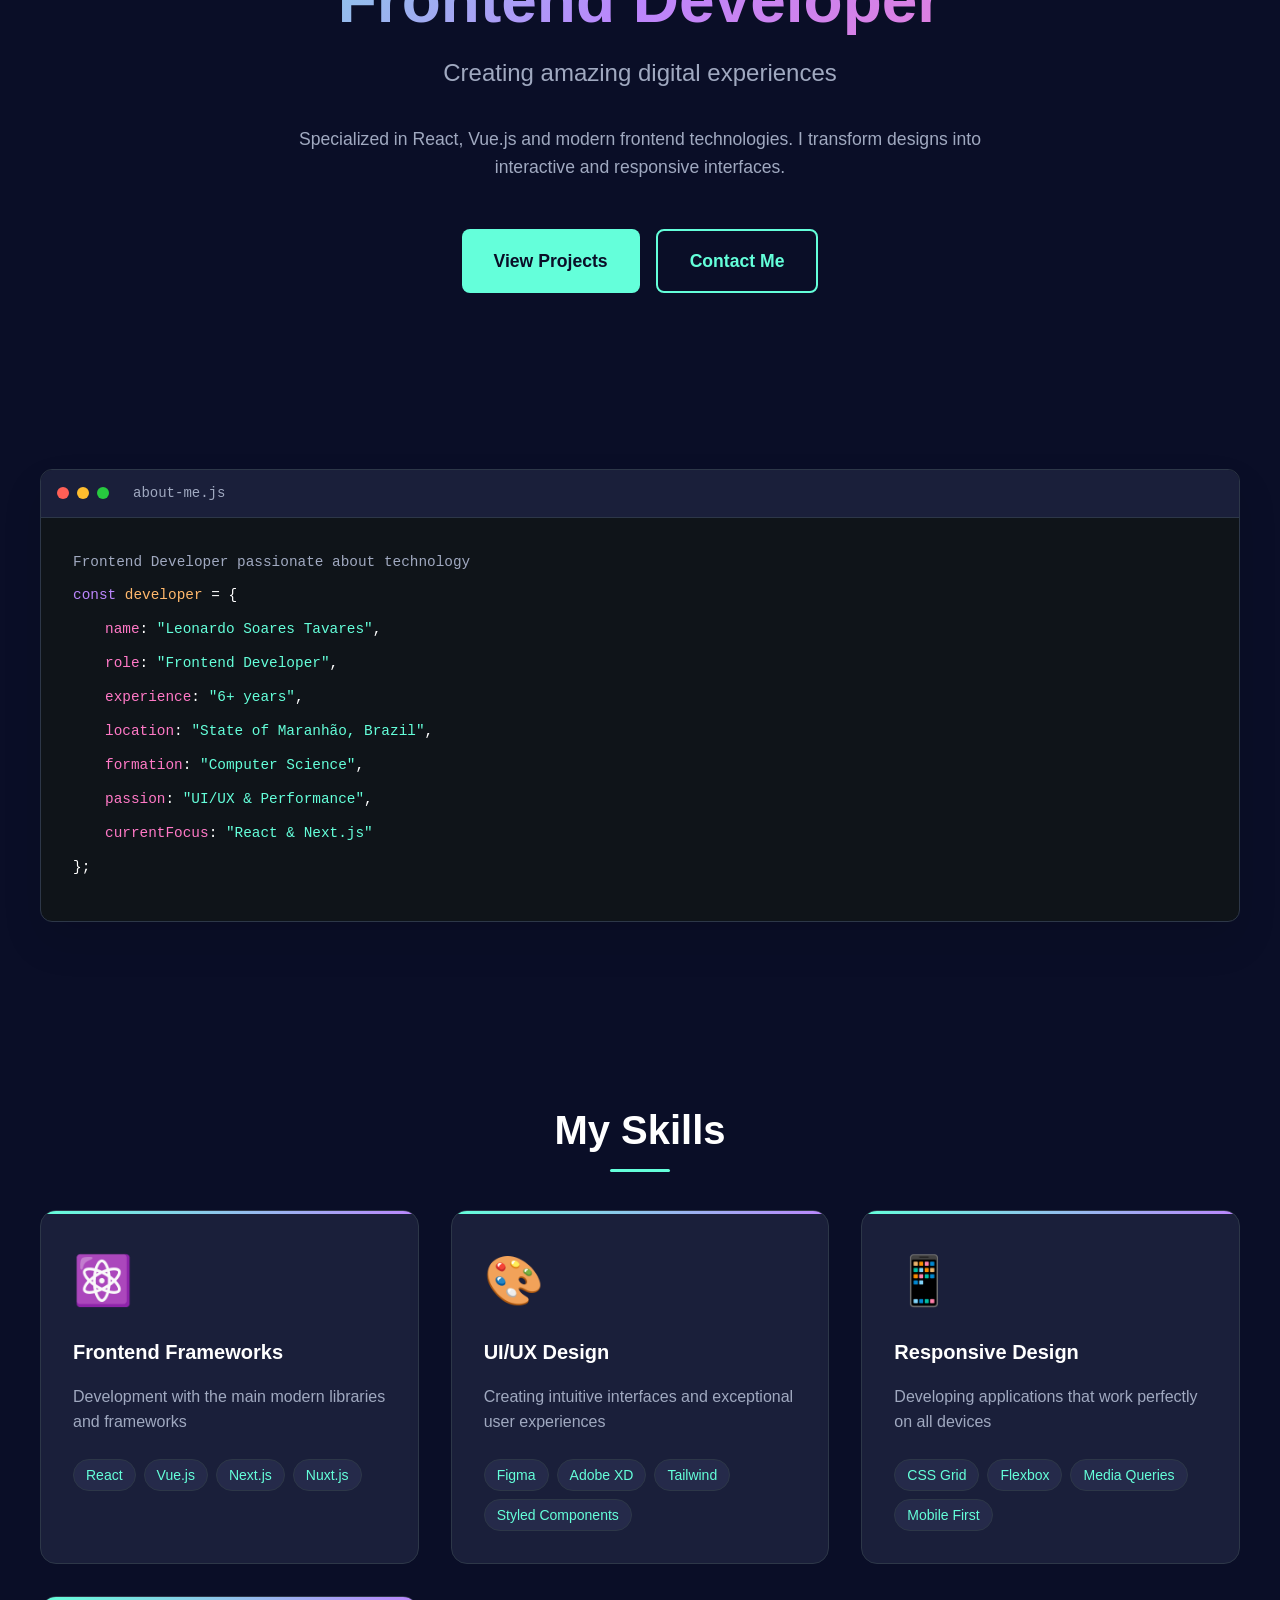
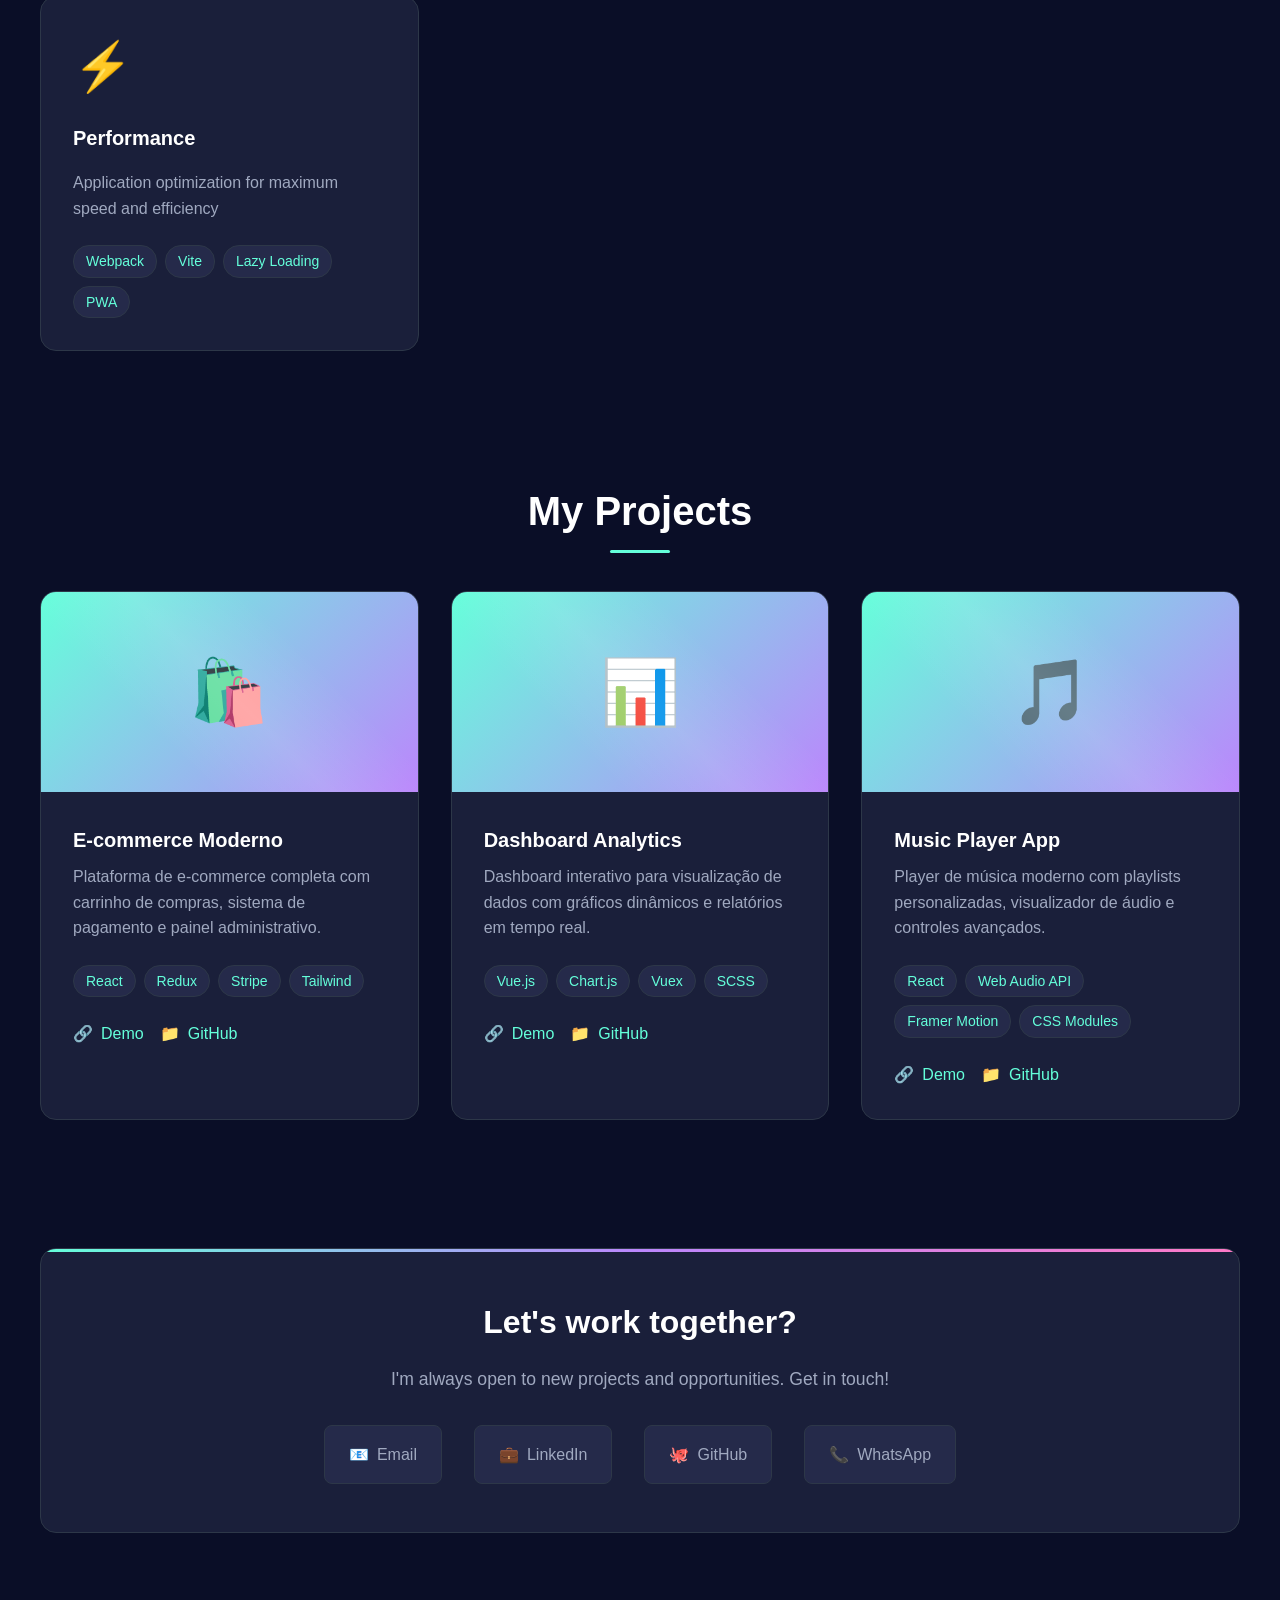
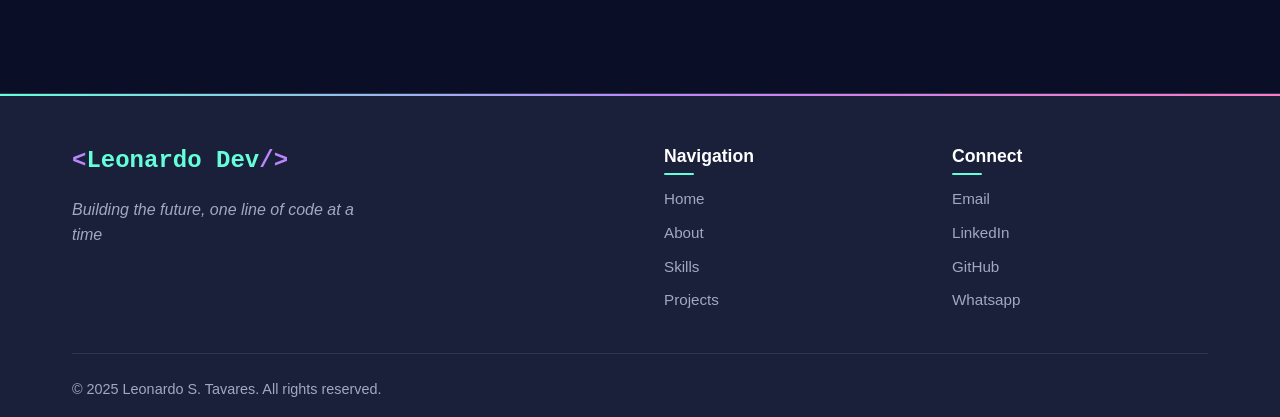
<file: pt/index.html>
<!DOCTYPE html>
<html lang="pt">
<head>
    <meta charset="UTF-8">
    <meta name="viewport" content="width=device-width, initial-scale=1.0">
    <title>Leonardo - Front-end Developer</title>
    <meta property="og:site_name" content="Leonardo Dev" />
    <meta name="description" content="Portfólio de Leonardo S. Tavares, desenvolvedor web e criador de projetos em React e Next.js.">
    <meta name="author" content="Leonardo Soares Tavares">
    <link rel="stylesheet" href="../style.css">
        }
        .loader p {
            margin-top: 1rem;
            color: #a0a9c0;
        }
    </style>
</head>


<body data-theme="dark">
    <!-- Preloader -->
    <div class="preloader">
        <div class="preloader-inner">
            <svg class="preloader-spinner" viewBox="0 0 50 50">
                <circle class="path" cx="25" cy="25" r="20" fill="none" stroke-width="4"></circle>
            </svg>
            <div class="preloader-text">Carregando...</div>
        </div>
    </div>

    <div class="bg-animation" id="bgAnimation"></div>
    
    <header class="header">
        <nav class="nav-container">
            <div class="logo">Leonardo Dev</div>
            
            <ul class="nav-menu" id="navMenu">
                <li><a href="#home" data-translate="nav-home">Início</a></li>
                <li><a href="#about" data-translate="nav-about">Sobre</a></li>
                <li><a href="#skills" data-translate="nav-skills">Skills</a></li>
                <li><a href="#projects" data-translate="nav-projects">Projetos</a></li>
                <li><a href="#contact" data-translate="nav-contact">Contato</a></li>
            </ul>

            <!-- Desktop Controls -->
            <div class="desktop-controls">
                <div class="desktop-theme-toggle" id="desktopThemeToggle">
                    <span id="desktopThemeIcon">🌙</span>
                </div>
                <div class="desktop-lang-selector" id="desktopLangSelector">
                    <div class="selected-lang" id="selectedLang">
                        <span class="lang-flag" id="selectedLangFlag">🇧🇷</span>
                        <span class="lang-name" id="selectedLangName">PT</span>
                    </div>
                    <ul class="lang-dropdown" id="langDropdown">
                        <li data-lang="pt" class="active">
                            <span class="lang-flag">🇧🇷</span>
                            <span class="lang-name">Português</span>
                        </li>
                        <li data-lang="en">
                            <span class="lang-flag">🇺🇸</span>
                            <span class="lang-name">English</span>
                        </li>
                        <li data-lang="ja">
                            <span class="lang-flag">🇯🇵</span>
                            <span class="lang-name">日本語</span>
                        </li>
                    </ul>
                </div>
            </div>

            <div class="hamburger" id="hamburger">
                <span></span>
                <span></span>
                <span></span>
            </div>
        </nav>
    </header>

    <!-- Mobile Menu -->
    <div class="menu-overlay" id="menuOverlay"></div>
    <div class="mobile-menu" id="mobileMenu">
        <div class="mobile-menu-header">
            <div class="logo">LeonardoDev</div>
            <button class="close-menu" id="closeMenu">✕</button>
        </div>

        <div class="mobile-menu-scrollable-content">
            <nav class="mobile-nav-links">
                <a href="#home" data-translate="nav-home">
                    <span>🏠</span>
                    <span>Início</span>
                </a>
                <a href="#about" data-translate="nav-about">
                    <span>👨‍💻</span>
                    <span>Sobre</span>
                </a>
                <a href="#skills" data-translate="nav-skills">
                    <span>⚡</span>
                    <span>Skills</span>
                </a>
                <a href="#projects" data-translate="nav-projects">
                    <span>🚀</span>
                    <span>Projetos</span>
                </a>
                <a href="#contact" data-translate="nav-contact">
                    <span>💬</span>
                    <span>Contato</span>
                </a>
            </nav>

            <div class="mobile-controls">
                <div class="control-group">
                    <div class="control-label" data-translate="theme-label">Tema</div>
                    <div class="mobile-theme-toggle">
                        <div class="theme-info">
                        </div>
                        <div class="theme-switch" id="themeSwitch"></div>
                    </div>
                </div>

                <div class="control-group">
                    <div class="control-label" data-translate="language-label">Idioma</div>
                    <div class="mobile-lang-selector">
                        <div class="lang-option active" data-lang="pt">
                            <span class="lang-flag">🇧🇷</span>
                            <span class="lang-name">Português</span>
                        </div>
                        <div class="lang-option" data-lang="en">
                            <span class="lang-flag">🇺🇸</span>
                            <span class="lang-name">English</span>
                        </div>
                        <div class="lang-option" data-lang="ja">
                            <span class="lang-flag">🇯🇵</span>
                            <span class="lang-name">日本語</span>
                        </div>
                    </div>
                </div>
            </div>
        </div>
    </div>

    <main class="main">
        <div class="container">
            <section id="home" class="hero">
                <div class="hero-content">
                    <div class="hero-greeting" data-translate="hero-greeting">console.log("Olá, mundo!");</div>
                    <h1 class="hero-title" data-translate="hero-title">Frontend Developer</h1>
                    <p class="hero-subtitle" data-translate="hero-subtitle">Criando experiências digitais incríveis</p>
                    <p class="hero-description" data-translate="hero-description">
                        Especializado em React, Vue.js e tecnologias modernas de frontend. 
                        Transformo designs em interfaces interativas e responsivas.
                    </p>
                    <div class="cta-buttons">
                        <a href="#projects" class="cta-button" data-translate="hero-cta1">
                            <span>🚀</span>
                            <span>Ver Projetos</span>
                        </a>
                        <a href="#contact" class="cta-button secondary" data-translate="hero-cta2">
                            <span>💬</span>
                            <span>Fale Comigo</span>
                        </a>
                    </div>
                </div>
            </section>

            <section id="about" class="section">
                <div class="code-window">
                    <div class="code-header">
                        <div class="code-dots">
                            <div class="dot red"></div>
                            <div class="dot yellow"></div>
                            <div class="dot green"></div>
                        </div>
                        <div class="code-title">about-me.js</div>
                    </div>
                    <div class="code-content">
                        <div class="code-line">
                            <span class="comment" data-translate="about-comment">// Desenvolvedor Frontend apaixonado por tecnologia</span>
                        </div>
                        <div class="code-line">
                            <span class="keyword">const</span> <span class="function">developer</span> = {
                        </div>
                        <div class="code-line" style="margin-left: 2rem;">
                            <span class="property">name</span>: <span class="string">"Leonardo Soares Tavares"</span>,
                        </div>
                        <div class="code-line" style="margin-left: 2rem;">
                            <span class="property">role</span>: <span class="string" data-translate="about-role">"Frontend Developer"</span>,
                        </div>
                        <div class="code-line" style="margin-left: 2rem;">
                            <span class="property">experience</span>: <span class="string" data-translate="about-experience">"6+ anos"</span>,
                        </div>
                        <div class="code-line" style="margin-left: 2rem;">
                            <span class="property">location</span>: <span class="string" data-translate="about-location">"Maranhão, Brasil"</span>,
                        </div>
                        <div class="code-line" style="margin-left: 2rem;">
                            <span class="property">formation</span>: <span class="string" data-translate="about-formation">"Ciência da Computação"</span>,
                        </div>
                        <div class="code-line" style="margin-left: 2rem;">
                            <span class="property">passion</span>: <span class="string" data-translate="about-passion">"UI/UX e Performance"</span>,
                        </div>
                        <div class="code-line" style="margin-left: 2rem;">
                            <span class="property">currentFocus</span>: <span class="string" data-translate="about-focus">"React & Next.js"</span>
                        </div>
                        <div class="code-line">};</div>
                    </div>
                </div>
            </section>

            <section id="skills" class="section">
                <h2 class="section-title" data-translate="skills-title">Minhas Skills</h2>
                <div class="skills-grid">
                    <div class="skill-card">
                        <div class="skill-icon">⚛️</div>
                        <h3 class="skill-title">Frontend Frameworks</h3>
                        <p class="skill-description" data-translate="skill1-desc">
                            Desenvolvimento com as principais bibliotecas e frameworks modernos
                        </p>
                        <div class="skill-tech">
                            <span class="tech-tag">React</span>
                            <span class="tech-tag">Vue.js</span>
                            <span class="tech-tag">Next.js</span>
                            <span class="tech-tag">Nuxt.js</span>
                        </div>
                    </div>

                    <div class="skill-card">
                        <div class="skill-icon">🎨</div>
                        <h3 class="skill-title">UI/UX Design</h3>
                        <p class="skill-description" data-translate="skill2-desc">
                            Criação de interfaces intuitivas e experiências de usuário excepcionais
                        </p>
                        <div class="skill-tech">
                            <span class="tech-tag">Figma</span>
                            <span class="tech-tag">Adobe XD</span>
                            <span class="tech-tag">Tailwind</span>
                            <span class="tech-tag">Styled Components</span>
                        </div>
                    </div>

                    <div class="skill-card">
                        <div class="skill-icon">📱</div>
                        <h3 class="skill-title">Responsive Design</h3>
                        <p class="skill-description" data-translate="skill3-desc">
                            Desenvolvimento de aplicações que funcionam perfeitamente em todos os dispositivos
                        </p>
                        <div class="skill-tech">
                            <span class="tech-tag">CSS Grid</span>
                            <span class="tech-tag">Flexbox</span>
                            <span class="tech-tag">Media Queries</span>
                            <span class="tech-tag">Mobile First</span>
                        </div>
                    </div>

                    <div class="skill-card">
                        <div class="skill-icon">⚡</div>
                        <h3 class="skill-title">Performance</h3>
                        <p class="skill-description" data-translate="skill4-desc">
                            Otimização de aplicações para máxima velocidade e eficiência
                        </p>
                        <div class="skill-tech">
                            <span class="tech-tag">Webpack</span>
                            <span class="tech-tag">Vite</span>
                            <span class="tech-tag">Lazy Loading</span>
                            <span class="tech-tag">PWA</span>
                        </div>
                    </div>
                </div>
            </section>

            <section id="projects" class="section">
                <h2 class="section-title" data-translate="projects-title">Meus Projetos</h2>
                <div class="projects-grid">
                    <div class="project-card">
                        <div class="project-image">🛍️</div>
                        <div class="project-content">
                            <h3 class="project-title" data-translate="project1-title">E-commerce Moderno</h3>
                            <p class="project-description" data-translate="project1-desc">
                                Plataforma de e-commerce completa com carrinho de compras, sistema de pagamento e painel administrativo.
                            </p>
                            <div class="project-tech">
                                <span class="tech-tag">React</span>
                                <span class="tech-tag">Redux</span>
                                <span class="tech-tag">Stripe</span>
                                <span class="tech-tag">Tailwind</span>
                            </div>
                            <div class="project-links">
                                <a href="#" class="project-link">
                                    <span>🔗</span>
                                    <span>Demo</span>
                                </a>
                                <a href="#" class="project-link">
                                    <span>📁</span>
                                    <span>GitHub</span>
                                </a>
                            </div>
                        </div>
                    </div>

                    <div class="project-card">
                        <div class="project-image">📊</div>
                        <div class="project-content">
                            <h3 class="project-title" data-translate="project2-title">Dashboard Analytics</h3>
                            <p class="project-description" data-translate="project2-desc">
                                Dashboard interativo para visualização de dados com gráficos dinâmicos e relatórios em tempo real.
                            </p>
                            <div class="project-tech">
                                <span class="tech-tag">Vue.js</span>
                                <span class="tech-tag">Chart.js</span>
                                <span class="tech-tag">Vuex</span>
                                <span class="tech-tag">SCSS</span>
                            </div>
                            <div class="project-links">
                                <a href="#" class="project-link">
                                    <span>🔗</span>
                                    <span>Demo</span>
                                </a>
                                <a href="#" class="project-link">
                                    <span>📁</span>
                                    <span>GitHub</span>
                                </a>
                            </div>
                        </div>
                    </div>

                    <div class="project-card">
                        <div class="project-image">🎵</div>
                        <div class="project-content">
                            <h3 class="project-title" data-translate="project3-title">Music Player App</h3>
                            <p class="project-description" data-translate="project3-desc">
                                Player de música moderno com playlists personalizadas, visualizador de áudio e controles avançados.
                            </p>
                            <div class="project-tech">
                                <span class="tech-tag">React</span>
                                <span class="tech-tag">Web Audio API</span>
                                <span class="tech-tag">Framer Motion</span>
                                <span class="tech-tag">CSS Modules</span>
                            </div>
                            <div class="project-links">
                                <a href="#" class="project-link">
                                    <span>🔗</span>
                                    <span>Demo</span>
                                </a>
                                <a href="#" class="project-link">
                                    <span>📁</span>
                                    <span>GitHub</span>
                                </a>
                            </div>
                        </div>
                    </div>
                </div>
            </section>

            <section id="contact" class="section">
                <div class="contact">
                    <h2 class="contact-title" data-translate="contact-title">Vamos trabalhar juntos?</h2>
                    <p class="contact-description" data-translate="contact-description">
                        Estou sempre aberto a novos projetos e oportunidades. Entre em contato!
                    </p>
                    <div class="contact-links">
                        <a href="mailto:contact@leonardodev.fun" class="contact-link">
                            <span>📧</span>
                            <span>Email</span>
                        </a>
                        <a href="https://www.linkedin.com/in/leonardo-soares-tavares-26232a229/" target="_blank" rel="noopener noreferrer" class="contact-link">
                            <span>💼</span>
                            <span>LinkedIn</span>
                        </a>
                        <a href="https://github.com/Leonardo-ST" target="_blank" rel="noopener noreferrer" class="contact-link">
                            <span>🐙</span>
                            <span>GitHub</span>
                        </a>
                        <a href="https://wa.me/98920028190" target="_blank" rel="noopener noreferrer" class="contact-link">
                            <span>📞</span>
                            <span>WhatsApp</span>
                        </a>
                    </div>
                </div>
            </section>
        </div>
    </main>

    <footer class="footer">
        <div class="footer-container">
            <div class="footer-content">
                <div class="footer-logo">
                    <div class="logo">Leonardo Dev</div>
                    <p class="footer-tagline" data-translate="footer-tagline">Criando o futuro, uma linha de código por vez</p>
                </div>
                
                <div class="footer-links">
                    <div class="footer-section">
                        <h4 data-translate="footer-navigation">Navegação</h4>
                        <ul>
                            <li><a href="#home" data-translate="nav-home">Início</a></li>
                            <li><a href="#about" data-translate="nav-about">Sobre</a></li>
                            <li><a href="#skills" data-translate="nav-skills">Skills</a></li>
                            <li><a href="#projects" data-translate="nav-projects">Projetos</a></li>
                        </ul>
                    </div>
                    
                    <div class="footer-section">
                        <h4 data-translate="footer-connect">Conecte-se</h4>
                        <ul>
                            <li><a href="mailto:contact@gmail.fun">Email</a></li>
                            <li><a href="https://www.linkedin.com/in/leonardo-soares-tavares-26232a229/" target="_blank" rel="noopener noreferrer">LinkedIn</a></li>
                            <li><a href="https://github.com/Leonardo-ST" target="_blank" rel="noopener noreferrer">GitHub</a></li>
                            <li><a href="https://wa.me/98920028190" target="_blank" rel="noopener noreferrer">Whatsapp</a></li>
                        </ul>
                    </div>
                </div>
            </div>
            
            <div class="footer-bottom">
                <div class="footer-divider"></div>
                <div class="footer-credits">
                    <p>&copy; 2025 Leonardo S. Tavares. <span data-translate="footer-rights">Todos os direitos reservados.</span></p>
                </div>
            </div>
        </div>
    </footer>

    <script src="../js/language.js"></script>
    <script src="../js/navigation.js"></script>
    <script src="../script.js"></script>
</body>
</html>
</file>
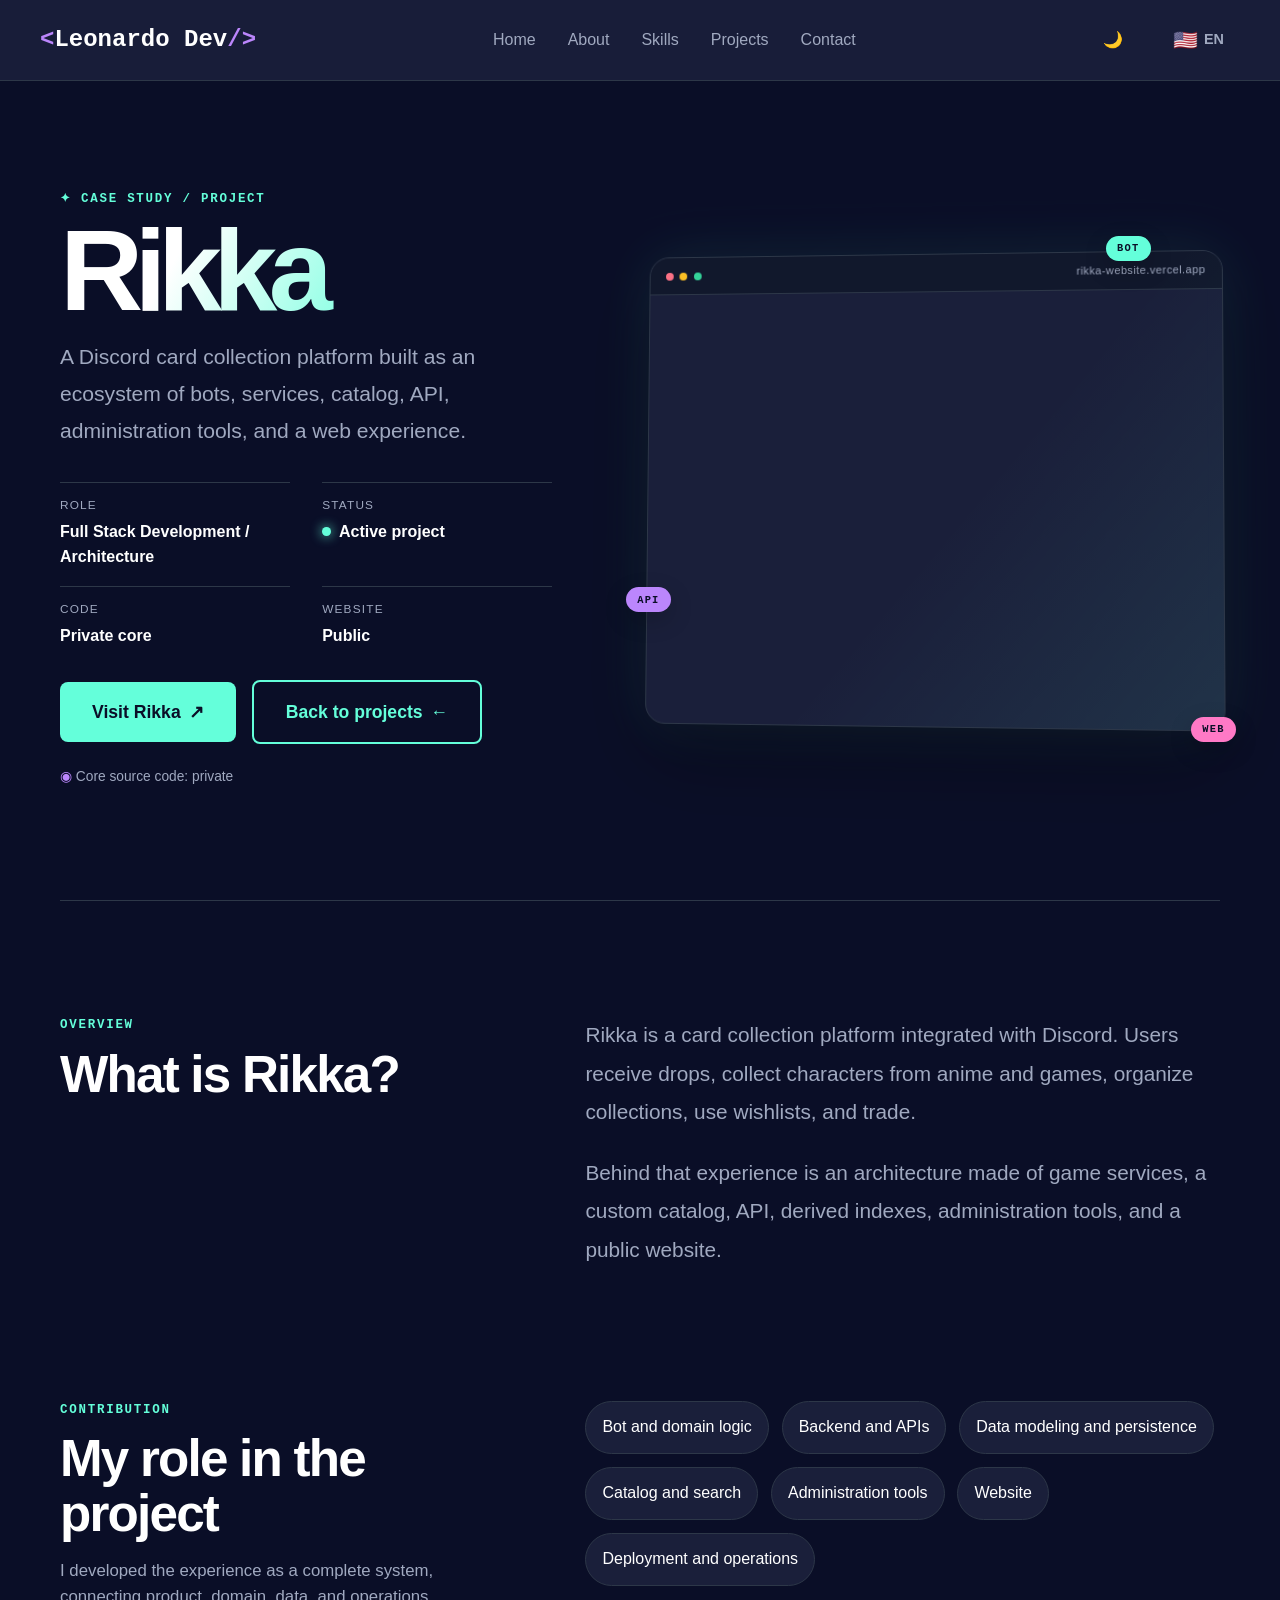
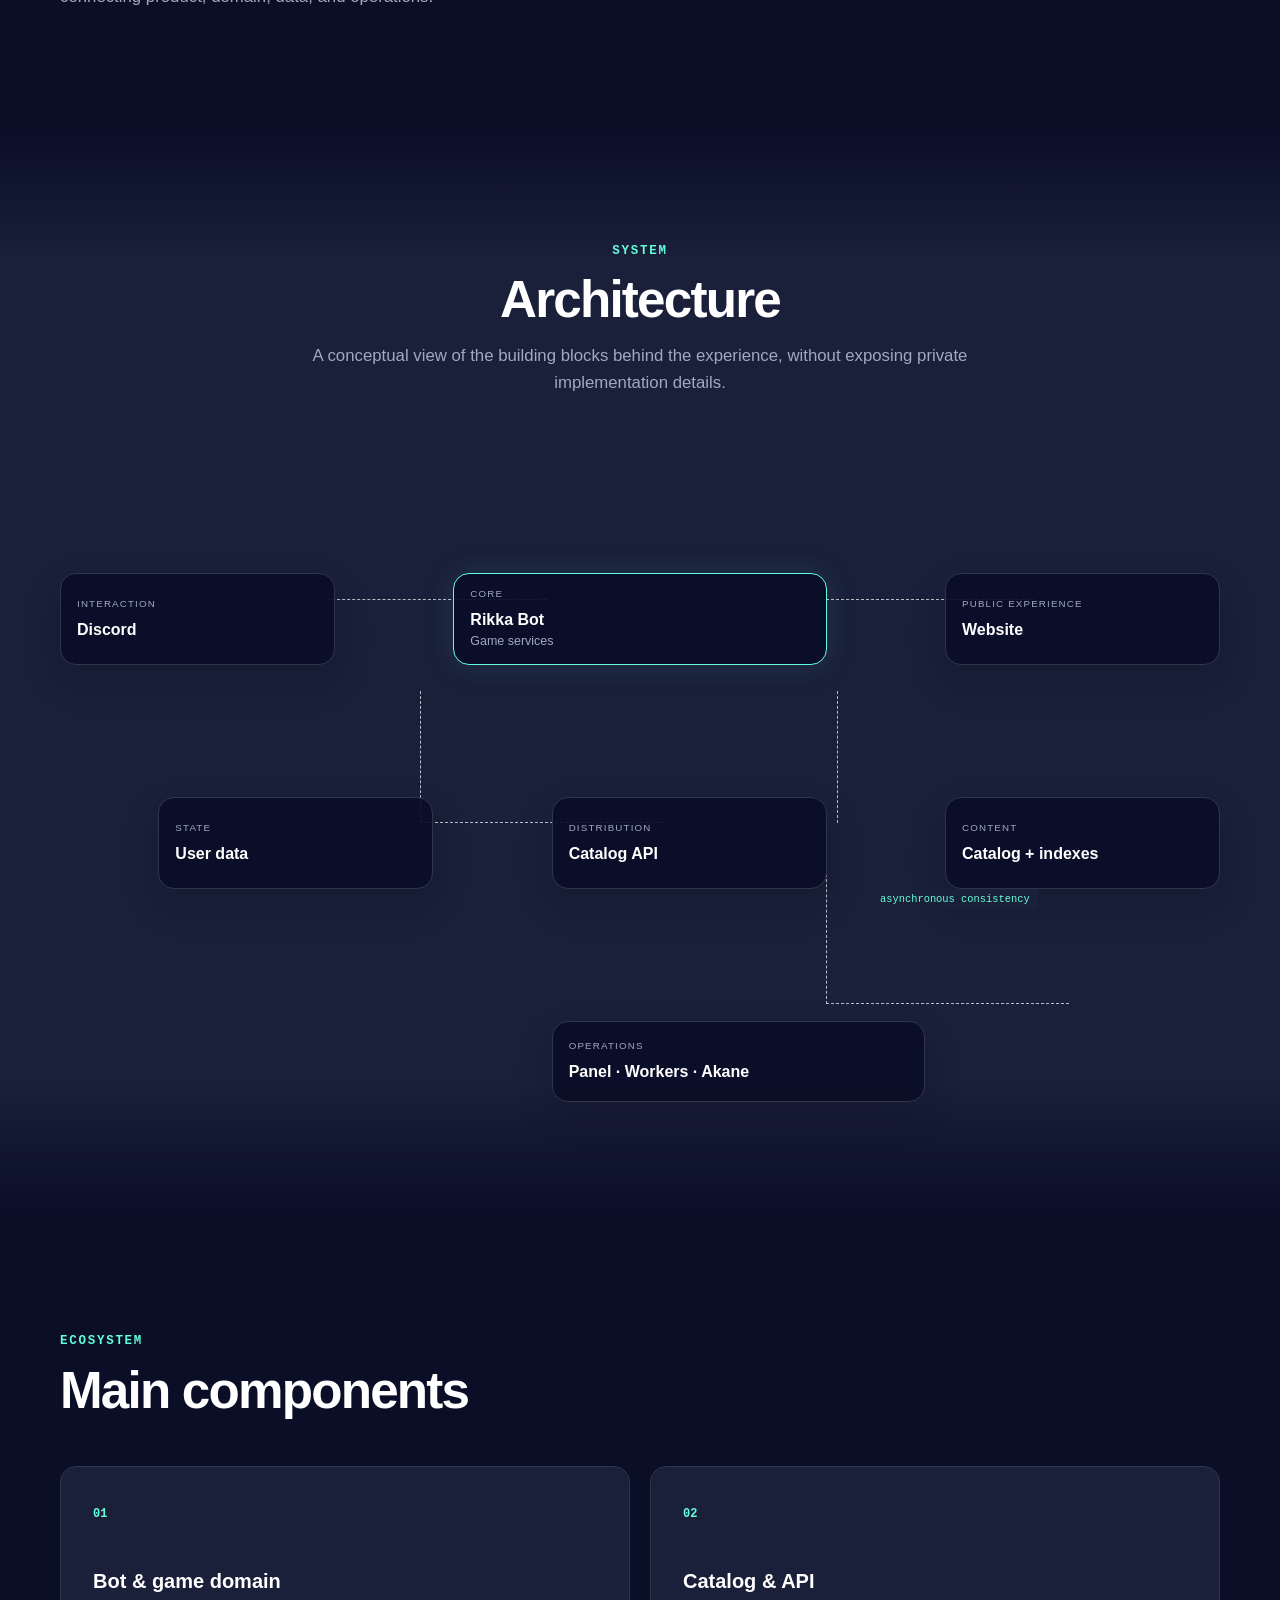
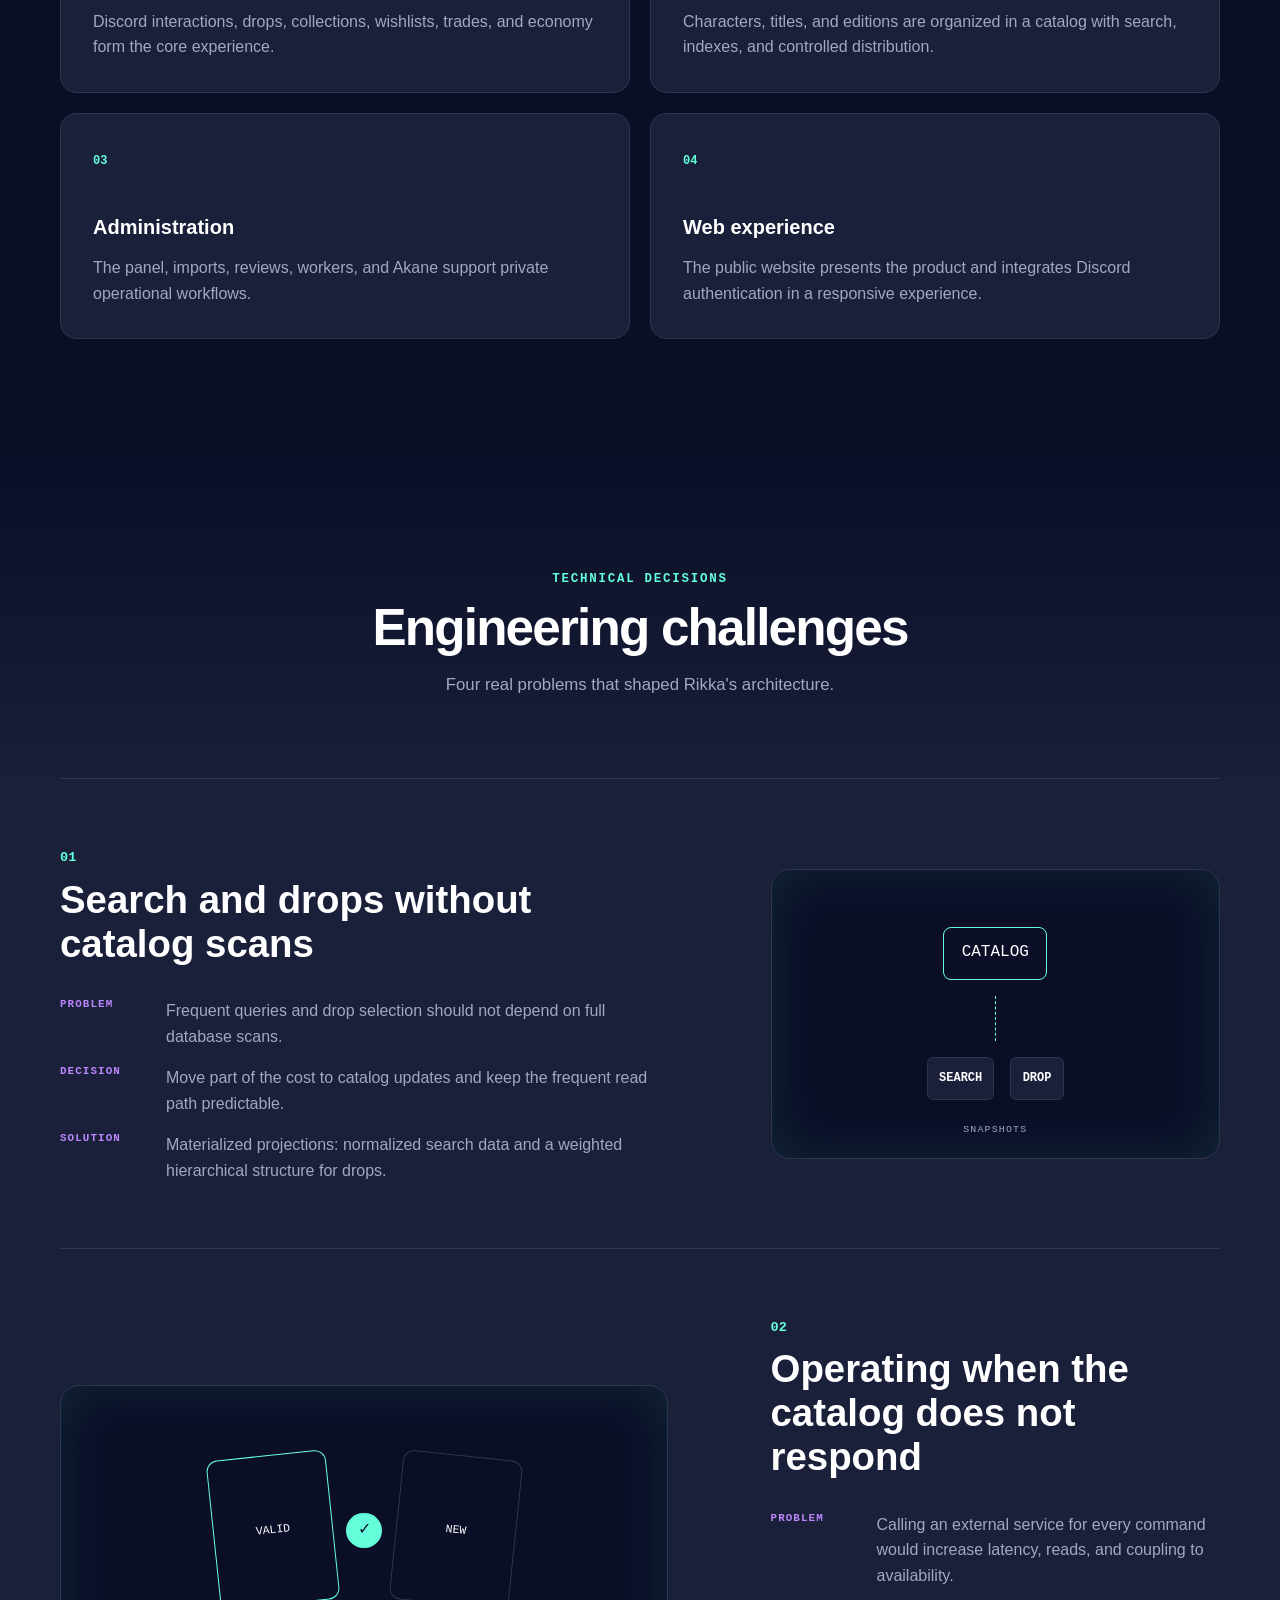
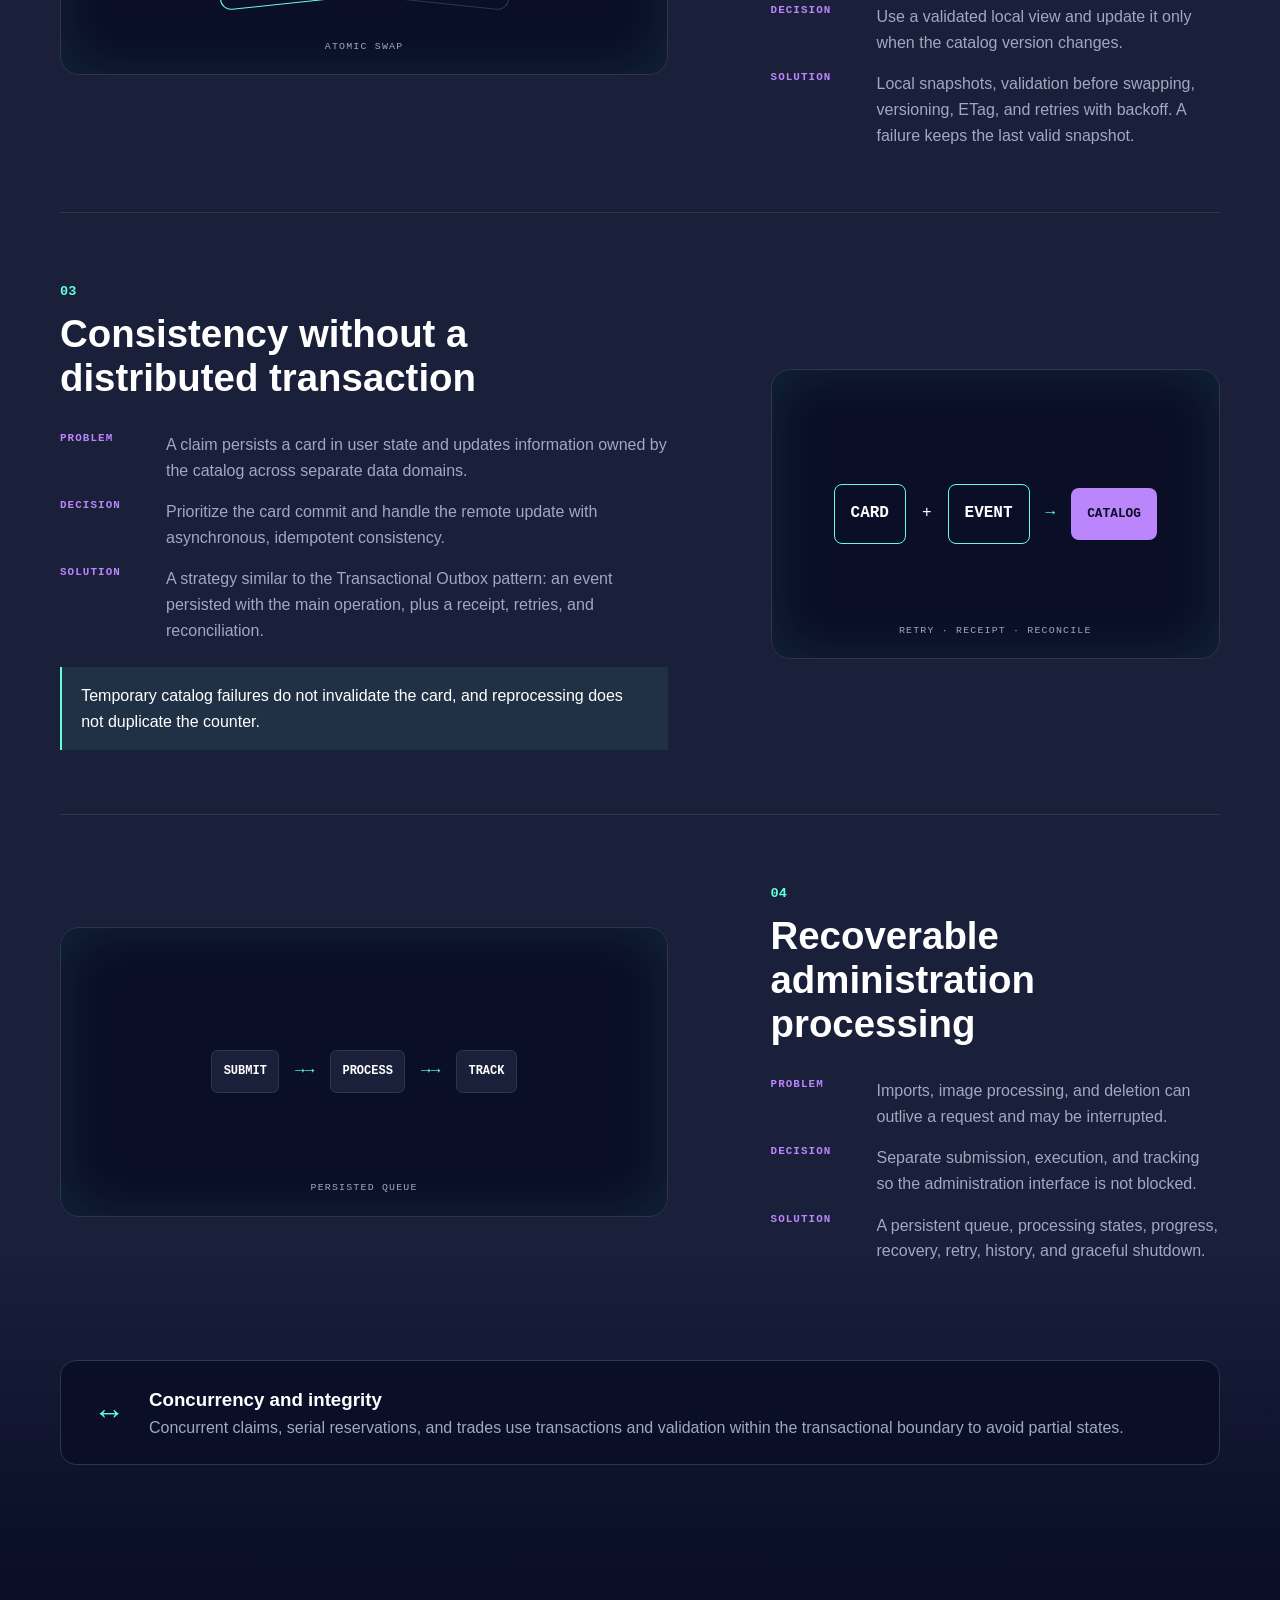
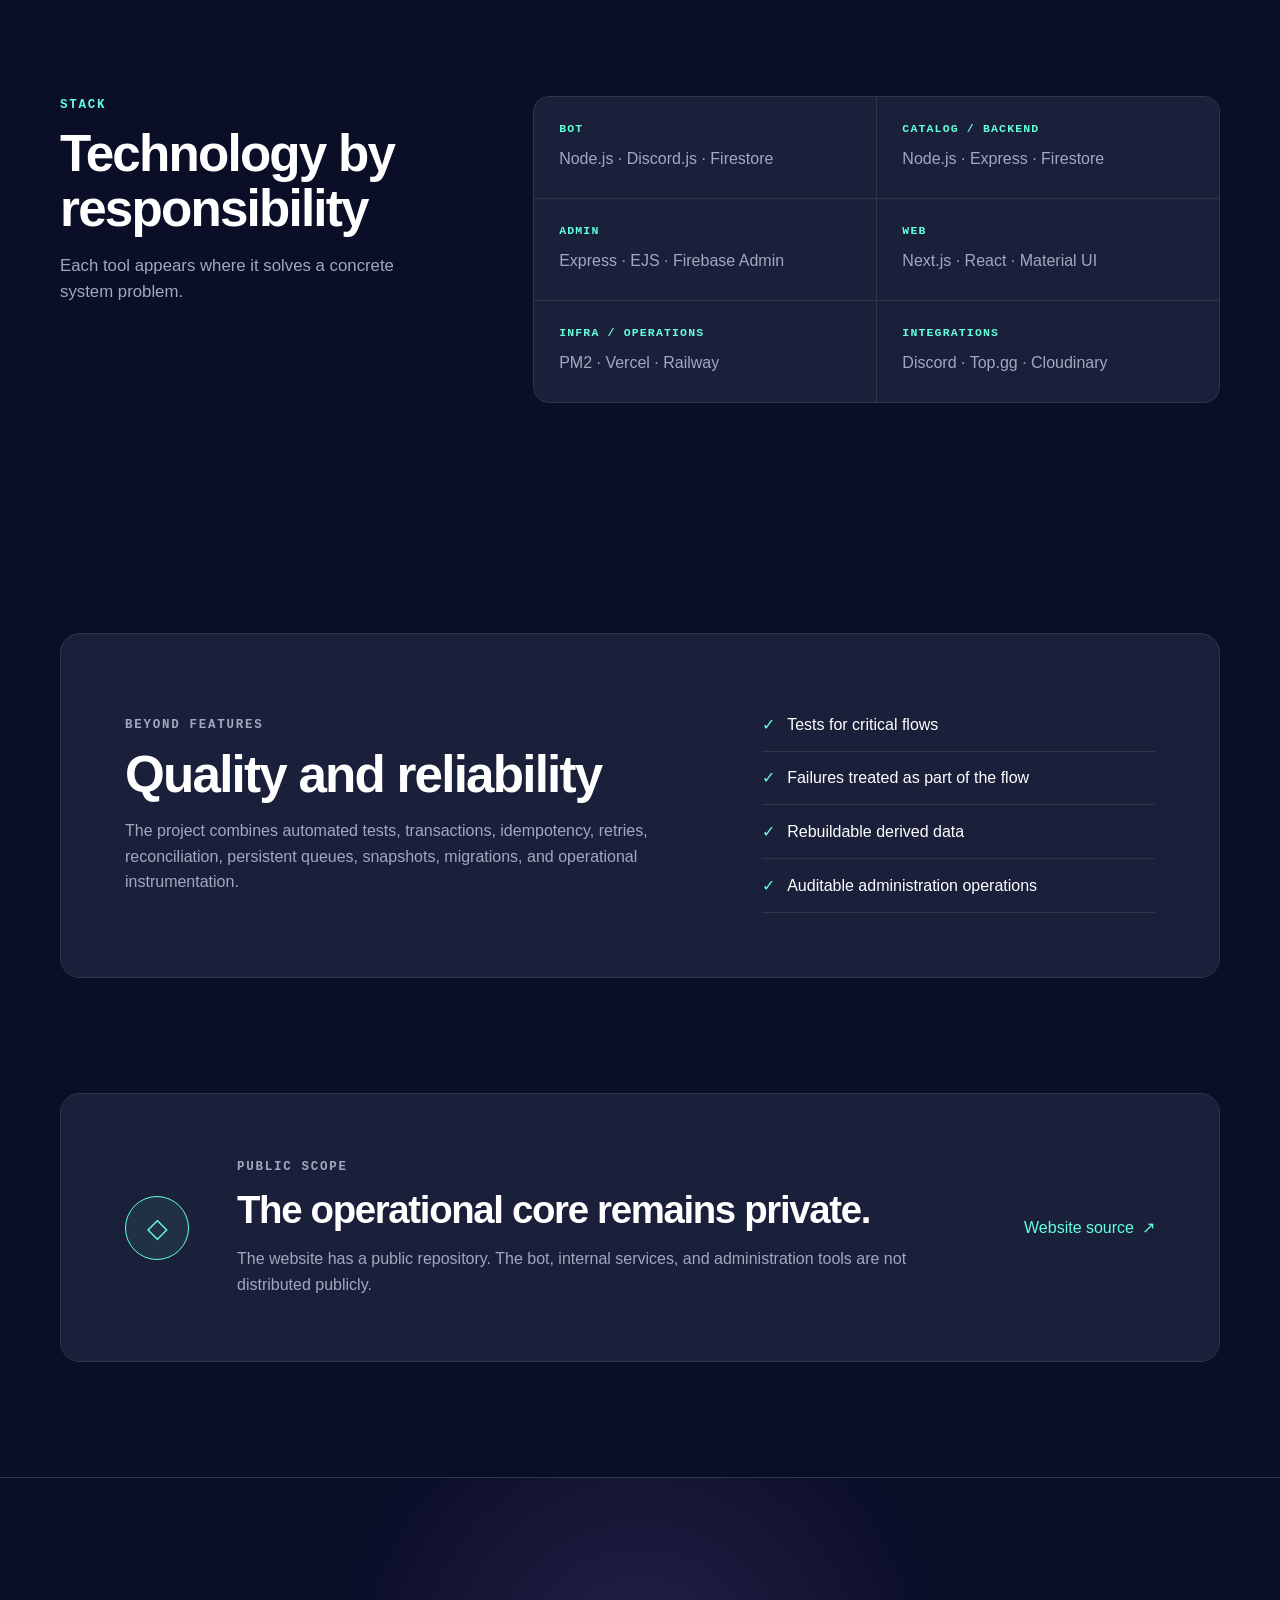
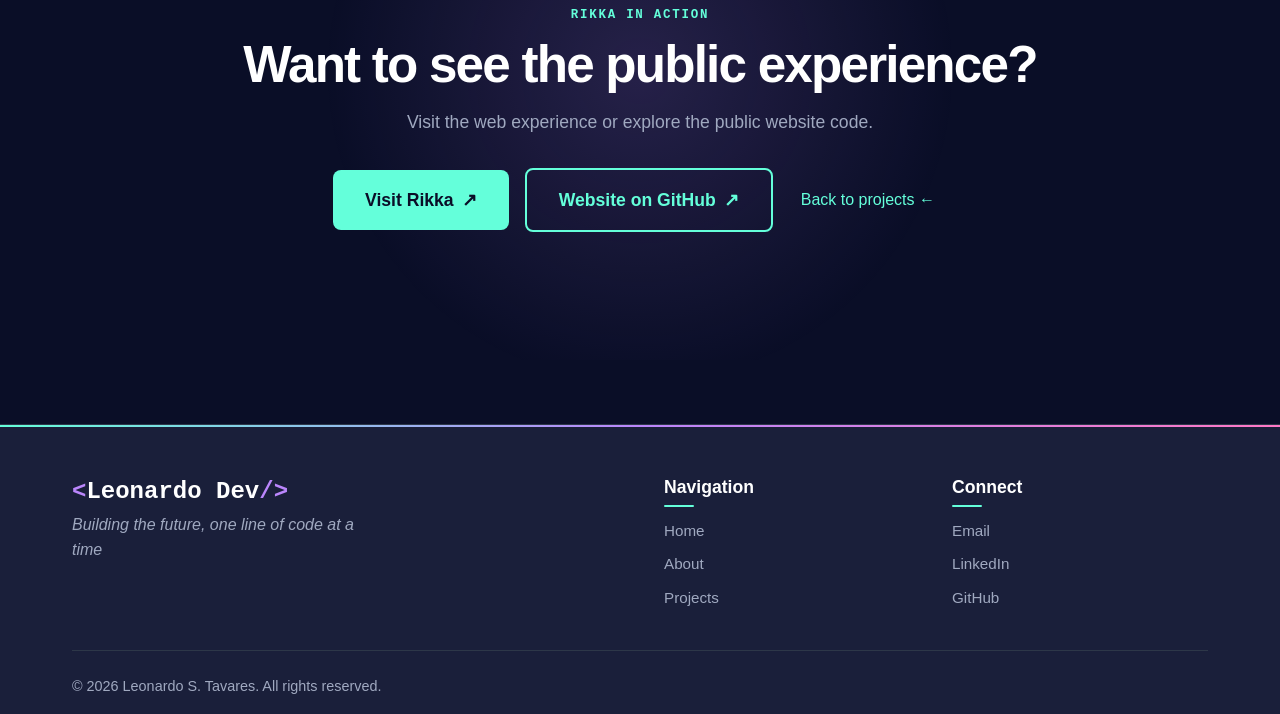
<file: projects/rikka/index.html>
<!DOCTYPE html>
<html lang="pt-BR" data-theme="dark">
<head>
    <meta charset="UTF-8">
    <meta name="viewport" content="width=device-width, initial-scale=1.0">
    <title>Rikka — Case de Engenharia | Leonardo</title>
    <meta name="description" content="Case técnico da Rikka, uma plataforma de coleção de cartas para Discord com bot, catálogo, API, processamento assíncrono e infraestrutura própria.">
    <meta name="author" content="Leonardo Soares Tavares">
    <meta name="theme-color" content="#0a0e27">
    <link rel="canonical" href="https://www.leonardodev.fun/projects/rikka/">
    <meta property="og:type" content="article">
    <meta property="og:site_name" content="Leonardo Dev">
    <meta property="og:title" content="Rikka — Case de Engenharia | Leonardo">
    <meta property="og:description" content="Case técnico da Rikka, uma plataforma de coleção de cartas para Discord com bot, catálogo, API e processamento assíncrono.">
    <meta property="og:url" content="https://www.leonardodev.fun/projects/rikka/">
    <meta property="og:image" content="https://rikka-website.vercel.app/og-image.png">
    <meta name="twitter:card" content="summary_large_image">
    <meta name="twitter:title" content="Rikka — Case de Engenharia | Leonardo">
    <meta name="twitter:description" content="Engenharia por trás de uma plataforma de coleção de cartas para Discord.">
    <meta name="twitter:image" content="https://rikka-website.vercel.app/og-image.png">
    <link rel="stylesheet" href="../../style.css">
    <link rel="stylesheet" href="case.css">
    <script src="../../shared.js"></script>
</head>
<body data-theme="dark" class="case-page">
    <a class="skip-link" href="#case-content" data-case="skip">Ir para o conteúdo</a>
    <div class="bg-animation" id="bgAnimation" aria-hidden="true"></div>

    <header class="header">
        <nav class="nav-container" aria-label="Principal">
            <a class="logo case-logo" href="/">Leonardo Dev</a>
            <ul class="nav-menu">
                <li><a href="/#home" data-case="navHome">Início</a></li>
                <li><a href="/#about" data-case="navAbout">Sobre</a></li>
                <li><a href="/#skills" data-case="navSkills">Skills</a></li>
                <li><a href="/#projects" data-case="navProjects">Projetos</a></li>
                <li><a href="/#contact" data-case="navContact">Contato</a></li>
            </ul>
            <div class="desktop-controls">
                <button class="desktop-theme-toggle case-icon-button" id="desktopThemeToggle" type="button" aria-label="Alternar tema"><span id="desktopThemeIcon">🌙</span></button>
                <div class="desktop-lang-selector" id="desktopLangSelector">
                    <button class="selected-lang case-lang-button" id="selectedLang" type="button" aria-haspopup="listbox" aria-expanded="false">
                        <span class="lang-flag" id="selectedLangFlag">🇧🇷</span><span class="lang-name" id="selectedLangName">PT</span>
                    </button>
                    <ul class="lang-dropdown" id="langDropdown" role="listbox">
                        <li data-lang="pt" role="option" tabindex="0"><span class="lang-flag">🇧🇷</span><span class="lang-name">Português</span></li>
                        <li data-lang="en" role="option" tabindex="0"><span class="lang-flag">🇺🇸</span><span class="lang-name">English</span></li>
                        <li data-lang="ja" role="option" tabindex="0"><span class="lang-flag">🇯🇵</span><span class="lang-name">日本語</span></li>
                    </ul>
                </div>
            </div>
            <button class="hamburger case-menu-button" id="hamburger" type="button" aria-label="Abrir menu" aria-expanded="false"><span></span><span></span><span></span></button>
        </nav>
    </header>

    <div class="menu-overlay" id="menuOverlay"></div>
    <aside class="mobile-menu" id="mobileMenu" aria-label="Menu móvel" aria-hidden="true" inert>
        <div class="mobile-menu-header"><a class="logo case-logo" href="/">Leonardo Dev</a><button class="close-menu" id="closeMenu" type="button" aria-label="Fechar menu">×</button></div>
        <div class="mobile-menu-scrollable-content">
            <nav class="mobile-nav-links">
                <a href="/#home"><span>⌂</span><span data-case="navHome">Início</span></a>
                <a href="/#about"><span>◇</span><span data-case="navAbout">Sobre</span></a>
                <a href="/#skills"><span>⚡</span><span data-case="navSkills">Skills</span></a>
                <a href="/#projects"><span>↗</span><span data-case="navProjects">Projetos</span></a>
                <a href="/#contact"><span>✉</span><span data-case="navContact">Contato</span></a>
            </nav>
            <div class="mobile-controls">
                <div class="control-group"><div class="control-label" data-case="themeLabel">Tema</div><div class="mobile-theme-toggle"><div class="theme-info"></div><button class="theme-switch" id="themeSwitch" type="button" aria-label="Alternar tema"></button></div></div>
                <div class="control-group"><div class="control-label" data-case="languageLabel">Idioma</div><div class="mobile-lang-selector">
                    <button class="lang-option" data-lang="pt" type="button"><span class="lang-flag">🇧🇷</span><span class="lang-name">Português</span></button>
                    <button class="lang-option" data-lang="en" type="button"><span class="lang-flag">🇺🇸</span><span class="lang-name">English</span></button>
                    <button class="lang-option" data-lang="ja" type="button"><span class="lang-flag">🇯🇵</span><span class="lang-name">日本語</span></button>
                </div></div>
            </div>
        </div>
    </aside>

    <main id="case-content" class="case-main">
        <section class="case-hero case-container">
            <div class="case-hero-copy reveal">
                <p class="case-eyebrow"><span>✦</span> <span data-case="heroEyebrow">CASE STUDY / PROJETO</span></p>
                <h1>Rikka</h1>
                <p class="case-lead" data-case="heroLead">Uma plataforma de coleção de cartas para Discord construída como um ecossistema de bot, serviços, catálogo, API, ferramentas administrativas e experiência web.</p>
                <dl class="case-meta">
                    <div><dt data-case="roleLabel">Papel</dt><dd data-case="roleValue">Desenvolvimento Full Stack / Arquitetura</dd></div>
                    <div><dt data-case="statusLabel">Status</dt><dd><span class="status-dot" aria-hidden="true"></span><span data-case="statusValue">Projeto ativo</span></dd></div>
                    <div><dt data-case="codeLabel">Código</dt><dd data-case="codeValue">Núcleo privado</dd></div>
                    <div><dt data-case="websiteLabel">Website</dt><dd data-case="websiteValue">Público</dd></div>
                </dl>
                <div class="case-actions">
                    <a class="cta-button" href="https://rikka-website.vercel.app/" target="_blank" rel="noopener noreferrer"><span data-case="visitRikka">Visitar Rikka</span><span aria-hidden="true">↗</span></a>
                    <a class="cta-button secondary" href="/#projects"><span data-case="backProjects">Voltar aos projetos</span><span aria-hidden="true">←</span></a>
                </div>
                <p class="private-note"><span aria-hidden="true">◉</span> <span data-case="privateShort">Core source code: privado</span></p>
            </div>
            <div class="case-hero-visual reveal" aria-label="Preview público do website da Rikka" data-case-aria="previewLabel">
                <div class="case-browser">
                    <div class="case-browser-bar"><span class="browser-dot browser-dot-red"></span><span class="browser-dot browser-dot-yellow"></span><span class="browser-dot browser-dot-green"></span><span>rikka-website.vercel.app</span></div>
                    <div class="case-preview-frame"><iframe src="https://rikka-website.vercel.app/" title="Preview do website público da Rikka" data-case-title="previewLabel" tabindex="-1" loading="eager"></iframe></div>
                </div>
                <div class="orbit-label orbit-one">BOT</div><div class="orbit-label orbit-two">API</div><div class="orbit-label orbit-three">WEB</div>
            </div>
        </section>

        <section class="case-section case-container overview-grid">
            <div class="section-heading reveal"><p class="section-kicker" data-case="overviewKicker">VISÃO GERAL</p><h2 data-case="overviewTitle">O que é a Rikka?</h2></div>
            <div class="overview-copy reveal"><p data-case="overviewP1">A Rikka é uma plataforma de coleção de cartas integrada ao Discord. Usuários recebem drops, colecionam personagens de animes e jogos, organizam suas coleções, usam wishlist e realizam trocas.</p><p data-case="overviewP2">Por trás dessa experiência existe uma arquitetura formada por serviços de jogo, catálogo próprio, API, índices derivados, ferramentas administrativas e um website público.</p></div>
        </section>

        <section class="case-section case-container role-section">
            <div class="section-heading reveal"><p class="section-kicker" data-case="roleKicker">CONTRIBUIÇÃO</p><h2 data-case="roleTitle">Meu papel no projeto</h2><p data-case="roleIntro">Desenvolvi a experiência como um sistema completo, conectando produto, domínio, dados e operação.</p></div>
            <div class="role-list reveal">
                <span data-case="roleBot">Bot e lógica de domínio</span><span data-case="roleBackend">Backend e APIs</span><span data-case="roleData">Modelagem e persistência</span><span data-case="roleCatalog">Catálogo e busca</span><span data-case="roleAdmin">Ferramentas administrativas</span><span data-case="roleWeb">Website</span><span data-case="roleOps">Deploy e operação</span>
            </div>
        </section>

        <section class="case-section architecture-section">
            <div class="case-container"><div class="section-heading centered reveal"><p class="section-kicker" data-case="architectureKicker">SISTEMA</p><h2 data-case="architectureTitle">Arquitetura</h2><p data-case="architectureIntro">Uma visão conceitual dos blocos que sustentam a experiência, sem expor a implementação privada.</p></div>
                <div class="architecture-diagram reveal" role="img" aria-label="Fluxo conceitual da arquitetura da Rikka" data-case-aria="architectureAlt">
                    <div class="architecture-node node-discord"><small data-case="interaction">INTERAÇÃO</small><strong>Discord</strong></div>
                    <div class="architecture-node node-bot featured"><small data-case="core">NÚCLEO</small><strong>Rikka Bot</strong><span data-case="gameServices">Serviços de jogo</span></div>
                    <div class="architecture-node node-users"><small data-case="state">ESTADO</small><strong data-case="userData">Dados do usuário</strong></div>
                    <div class="architecture-node node-api"><small data-case="distribution">DISTRIBUIÇÃO</small><strong>Catalog API</strong></div>
                    <div class="architecture-node node-catalog"><small data-case="content">CONTEÚDO</small><strong data-case="catalogIndexes">Catálogo + índices</strong></div>
                    <div class="architecture-node node-website"><small data-case="publicExperience">EXPERIÊNCIA PÚBLICA</small><strong>Website</strong></div>
                    <div class="architecture-node node-admin"><small data-case="operation">OPERAÇÃO</small><strong data-case="adminTools">Painel · Workers · Akane</strong></div>
                    <div class="architecture-connector connector-one" aria-hidden="true"></div><div class="architecture-connector connector-two" aria-hidden="true"></div><div class="architecture-connector connector-three" aria-hidden="true"></div><div class="architecture-connector connector-four" aria-hidden="true"></div><div class="architecture-connector connector-five" aria-hidden="true"></div>
                    <span class="async-label" data-case="asyncConsistency">consistência assíncrona</span>
                </div>
            </div>
        </section>

        <section class="case-section case-container">
            <div class="section-heading reveal"><p class="section-kicker" data-case="componentsKicker">ECOSSISTEMA</p><h2 data-case="componentsTitle">Principais componentes</h2></div>
            <div class="component-grid">
                <article class="component-card reveal"><span>01</span><h3 data-case="componentBotTitle">Bot & domínio de jogo</h3><p data-case="componentBotText">Interações no Discord, drops, coleção, wishlist, trades e economia formam o núcleo da experiência.</p></article>
                <article class="component-card reveal"><span>02</span><h3 data-case="componentCatalogTitle">Catálogo & API</h3><p data-case="componentCatalogText">Personagens, obras e edições são organizados em um catálogo com busca, índices e distribuição controlada.</p></article>
                <article class="component-card reveal"><span>03</span><h3 data-case="componentAdminTitle">Administração</h3><p data-case="componentAdminText">Painel, imports, revisões, workers e Akane sustentam os fluxos operacionais privados.</p></article>
                <article class="component-card reveal"><span>04</span><h3 data-case="componentWebTitle">Experiência web</h3><p data-case="componentWebText">O website público apresenta o produto e integra autenticação pelo Discord em uma experiência responsiva.</p></article>
            </div>
        </section>

        <section class="case-section challenges-section">
            <div class="case-container"><div class="section-heading centered reveal"><p class="section-kicker" data-case="challengesKicker">DECISÕES TÉCNICAS</p><h2 data-case="challengesTitle">Desafios de engenharia</h2><p data-case="challengesIntro">Quatro problemas reais que moldaram a arquitetura da Rikka.</p></div>
                <div class="challenge-list">
                    <article class="challenge reveal"><div class="challenge-copy"><span class="challenge-number">01</span><h3 data-case="challenge1Title">Busca e drops sem varrer o catálogo</h3><div class="challenge-step"><b data-case="problem">Problema</b><p data-case="challenge1Problem">Consultas frequentes e seleção de drops não deveriam depender de scans completos do banco.</p></div><div class="challenge-step"><b data-case="decision">Decisão</b><p data-case="challenge1Decision">Transferir parte do custo para quando o catálogo muda e manter o caminho frequente previsível.</p></div><div class="challenge-step"><b data-case="solution">Solução</b><p data-case="challenge1Solution">Projeções materializadas: dados normalizados para busca e uma estrutura hierárquica ponderada para drops.</p></div></div><div class="challenge-visual index-visual" aria-hidden="true"><span>CATALOG</span><i></i><div><b>SEARCH</b><b>DROP</b></div><small>SNAPSHOTS</small></div></article>
                    <article class="challenge reverse reveal"><div class="challenge-copy"><span class="challenge-number">02</span><h3 data-case="challenge2Title">Operar quando o catálogo não responde</h3><div class="challenge-step"><b data-case="problem">Problema</b><p data-case="challenge2Problem">Consultar um serviço externo em cada comando aumentaria latência, leituras e acoplamento à disponibilidade.</p></div><div class="challenge-step"><b data-case="decision">Decisão</b><p data-case="challenge2Decision">Usar uma visão local validada e atualizar somente quando a versão do catálogo muda.</p></div><div class="challenge-step"><b data-case="solution">Solução</b><p data-case="challenge2Solution">Snapshots locais, validação antes da troca, versionamento, ETag e retry com backoff. Uma falha mantém o último snapshot válido.</p></div></div><div class="challenge-visual snapshot-visual" aria-hidden="true"><div class="snapshot active">VALID</div><div class="snapshot incoming">NEW</div><span>✓</span><small>ATOMIC SWAP</small></div></article>
                    <article class="challenge featured-challenge reveal"><div class="challenge-copy"><span class="challenge-number">03</span><h3 data-case="challenge3Title">Consistência sem transação distribuída</h3><div class="challenge-step"><b data-case="problem">Problema</b><p data-case="challenge3Problem">Um claim persiste a carta no estado do usuário e também atualiza informações pertencentes ao catálogo, em domínios de dados distintos.</p></div><div class="challenge-step"><b data-case="decision">Decisão</b><p data-case="challenge3Decision">Priorizar o commit da carta e tratar a atualização remota como consistência assíncrona e idempotente.</p></div><div class="challenge-step"><b data-case="solution">Solução</b><p data-case="challenge3Solution">Uma estratégia semelhante ao padrão Transactional Outbox: evento persistido com a operação principal, recibo, retries e reconciliação.</p></div><p class="challenge-result" data-case="challenge3Result">Falhas temporárias do catálogo não invalidam a carta; reprocessamentos não duplicam o contador.</p></div><div class="challenge-visual outbox-visual" aria-hidden="true"><b>CARD</b><span>+</span><b>EVENT</b><i>→</i><strong>CATALOG</strong><small>RETRY · RECEIPT · RECONCILE</small></div></article>
                    <article class="challenge reverse reveal"><div class="challenge-copy"><span class="challenge-number">04</span><h3 data-case="challenge4Title">Processamento administrativo recuperável</h3><div class="challenge-step"><b data-case="problem">Problema</b><p data-case="challenge4Problem">Imports, imagens e exclusões podem durar além de uma requisição e ser interrompidos.</p></div><div class="challenge-step"><b data-case="decision">Decisão</b><p data-case="challenge4Decision">Separar submissão, execução e acompanhamento para não bloquear a interface administrativa.</p></div><div class="challenge-step"><b data-case="solution">Solução</b><p data-case="challenge4Solution">Fila persistida, estados, progresso, recuperação, retry, histórico e desligamento gracioso.</p></div></div><div class="challenge-visual queue-visual" aria-hidden="true"><b>SUBMIT</b><i>→</i><b>PROCESS</b><i>→</i><b>TRACK</b><small>PERSISTED QUEUE</small></div></article>
                </div>
                <aside class="integrity-callout reveal"><span>↔</span><div><h3 data-case="integrityTitle">Concorrência e integridade</h3><p data-case="integrityText">Claims concorrentes, reserva de seriais e trades usam transações e validações dentro da fronteira transacional para evitar estados parciais.</p></div></aside>
            </div>
        </section>

        <section class="case-section case-container stack-section">
            <div class="section-heading reveal"><p class="section-kicker">STACK</p><h2 data-case="stackTitle">Tecnologia por responsabilidade</h2><p data-case="stackIntro">Cada ferramenta aparece onde resolve um problema concreto do sistema.</p></div>
            <div class="stack-grid reveal">
                <div><h3>BOT</h3><p>Node.js · Discord.js · Firestore</p></div><div><h3>CATALOG / BACKEND</h3><p>Node.js · Express · Firestore</p></div><div><h3>ADMIN</h3><p>Express · EJS · Firebase Admin</p></div><div><h3>WEB</h3><p>Next.js · React · Material UI</p></div><div><h3 data-case="infra">INFRA / OPERAÇÃO</h3><p>PM2 · Vercel · Railway</p></div><div><h3 data-case="integrations">INTEGRAÇÕES</h3><p>Discord · Top.gg · Cloudinary</p></div>
            </div>
        </section>

        <section class="case-section case-container quality-section">
            <div class="quality-panel reveal"><div><p class="section-kicker" data-case="qualityKicker">ALÉM DAS FEATURES</p><h2 data-case="qualityTitle">Qualidade e confiabilidade</h2><p data-case="qualityText">A base do projeto combina testes automatizados, transações, idempotência, retries, reconciliação, filas persistidas, snapshots, migrações e instrumentação de operações.</p></div><ul><li data-case="quality1">Testes nos fluxos críticos</li><li data-case="quality2">Falhas tratadas como parte do fluxo</li><li data-case="quality3">Dados derivados reconstruíveis</li><li data-case="quality4">Operações administrativas auditáveis</li></ul></div>
        </section>

        <section class="case-section case-container private-section">
            <div class="private-panel reveal"><span class="lock-mark" aria-hidden="true">◇</span><div><p class="section-kicker" data-case="privateKicker">ESCOPO PÚBLICO</p><h2 data-case="privateTitle">O núcleo operacional permanece privado.</h2><p data-case="privateText">O website possui um repositório público. O código do bot, dos serviços internos e das ferramentas administrativas não é distribuído publicamente.</p></div><a class="project-link" href="https://github.com/Rikka-Bot/rikka-website" target="_blank" rel="noopener noreferrer"><span data-case="websiteSource">Código do website</span><span>↗</span></a></div>
        </section>

        <section class="case-final">
            <div class="case-container reveal"><p class="section-kicker" data-case="finalKicker">RIKKA EM AÇÃO</p><h2 data-case="finalTitle">Quer ver a parte pública funcionando?</h2><p data-case="finalText">Conheça a experiência web ou explore o código público do website.</p><div class="case-actions centered-actions"><a class="cta-button" href="https://rikka-website.vercel.app/" target="_blank" rel="noopener noreferrer"><span data-case="visitRikka">Visitar Rikka</span><span>↗</span></a><a class="cta-button secondary" href="https://github.com/Rikka-Bot/rikka-website" target="_blank" rel="noopener noreferrer"><span data-case="githubWebsite">Website no GitHub</span><span>↗</span></a><a class="text-link" href="/#projects"><span data-case="backProjects">Voltar aos projetos</span> ←</a></div></div>
        </section>
    </main>

    <footer class="footer"><div class="footer-container"><div class="footer-content"><div class="footer-logo"><a class="logo case-logo" href="/">Leonardo Dev</a><p class="footer-tagline" data-case="footerTagline">Criando o futuro, uma linha de código por vez</p></div><div class="footer-links"><div class="footer-section"><h4 data-case="footerNavigation">Navegação</h4><ul><li><a href="/#home" data-case="navHome">Início</a></li><li><a href="/#about" data-case="navAbout">Sobre</a></li><li><a href="/#projects" data-case="navProjects">Projetos</a></li></ul></div><div class="footer-section"><h4 data-case="footerConnect">Conecte-se</h4><ul><li><a href="mailto:contact@leonardodev.fun">Email</a></li><li><a href="https://www.linkedin.com/in/leonardo-soares-tavares-26232a229/" target="_blank" rel="noopener noreferrer">LinkedIn</a></li><li><a href="https://github.com/Leonardo-ST" target="_blank" rel="noopener noreferrer">GitHub</a></li></ul></div></div></div><div class="footer-bottom"><div class="footer-divider"></div><div class="footer-credits"><p>&copy; 2026 Leonardo S. Tavares. <span data-case="footerRights">Todos os direitos reservados.</span></p></div></div></div></footer>
    <script src="case.js"></script>
</body>
</html>
</file>
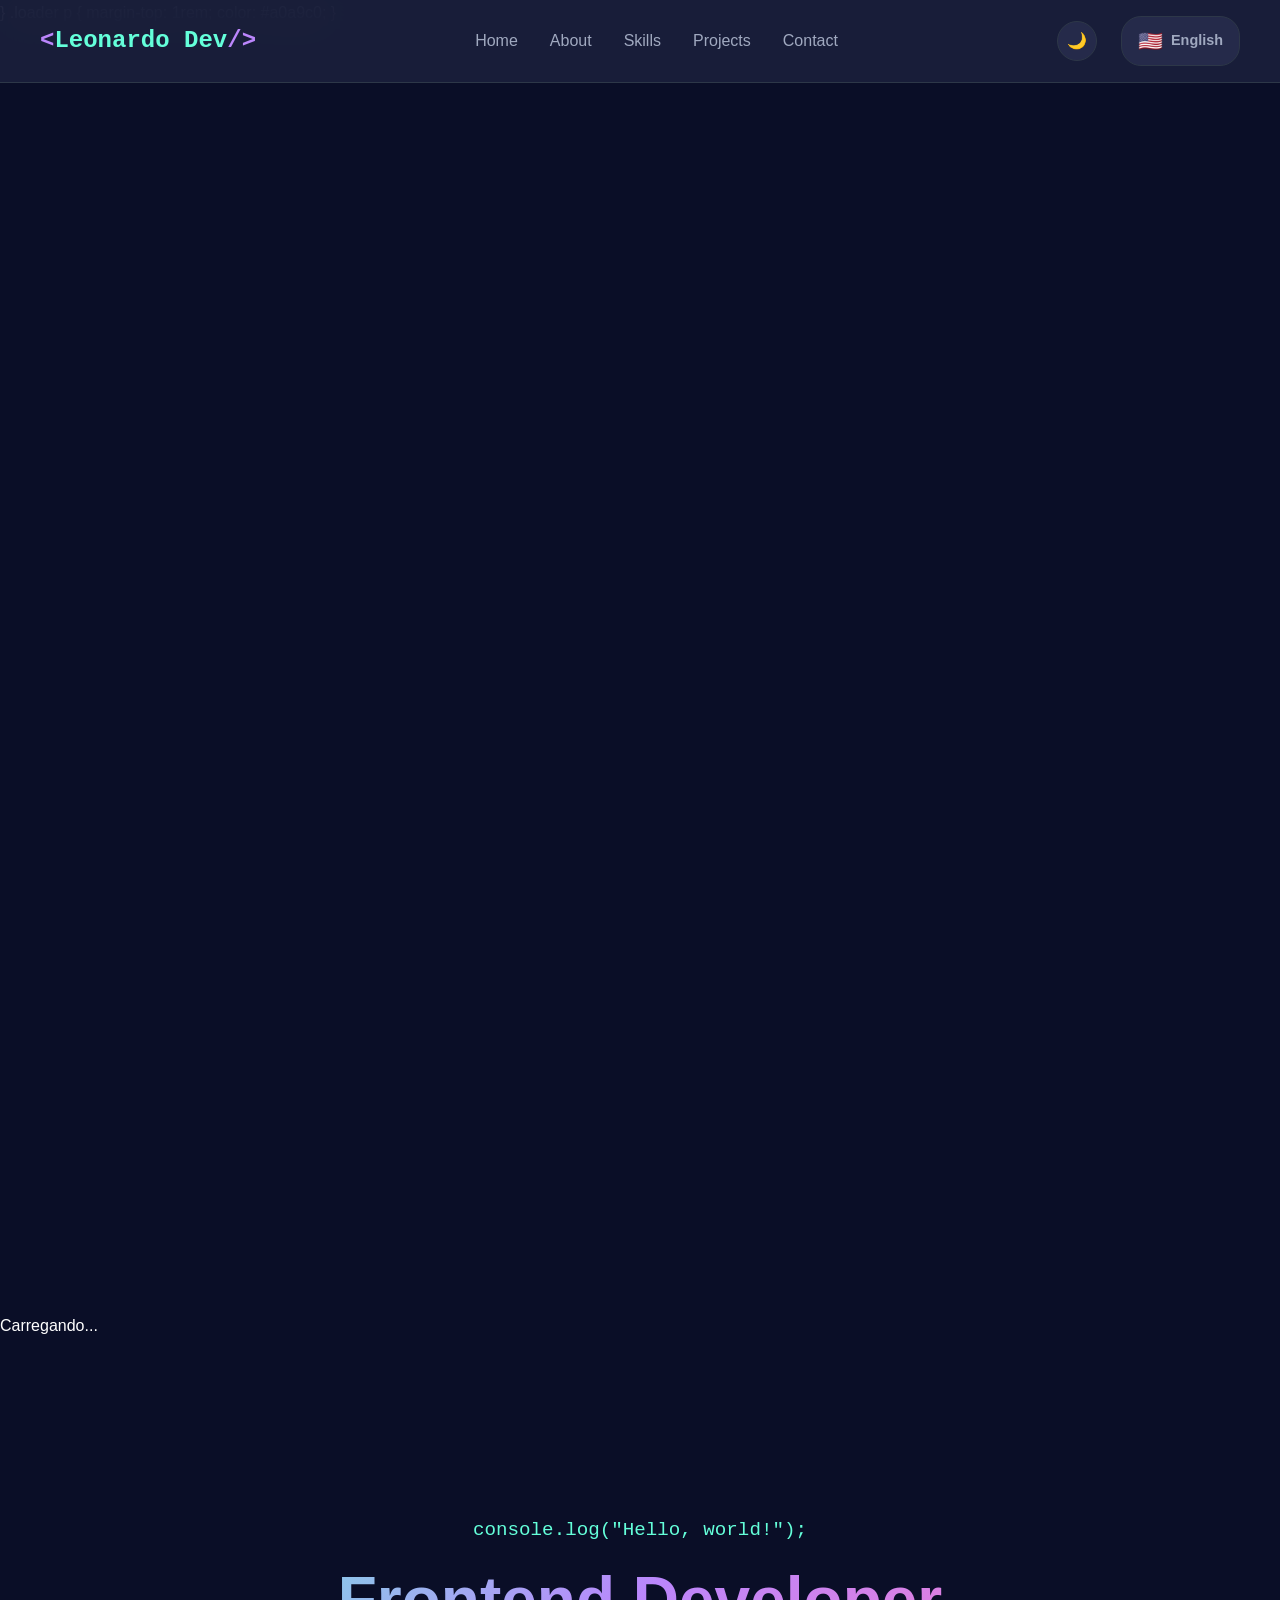
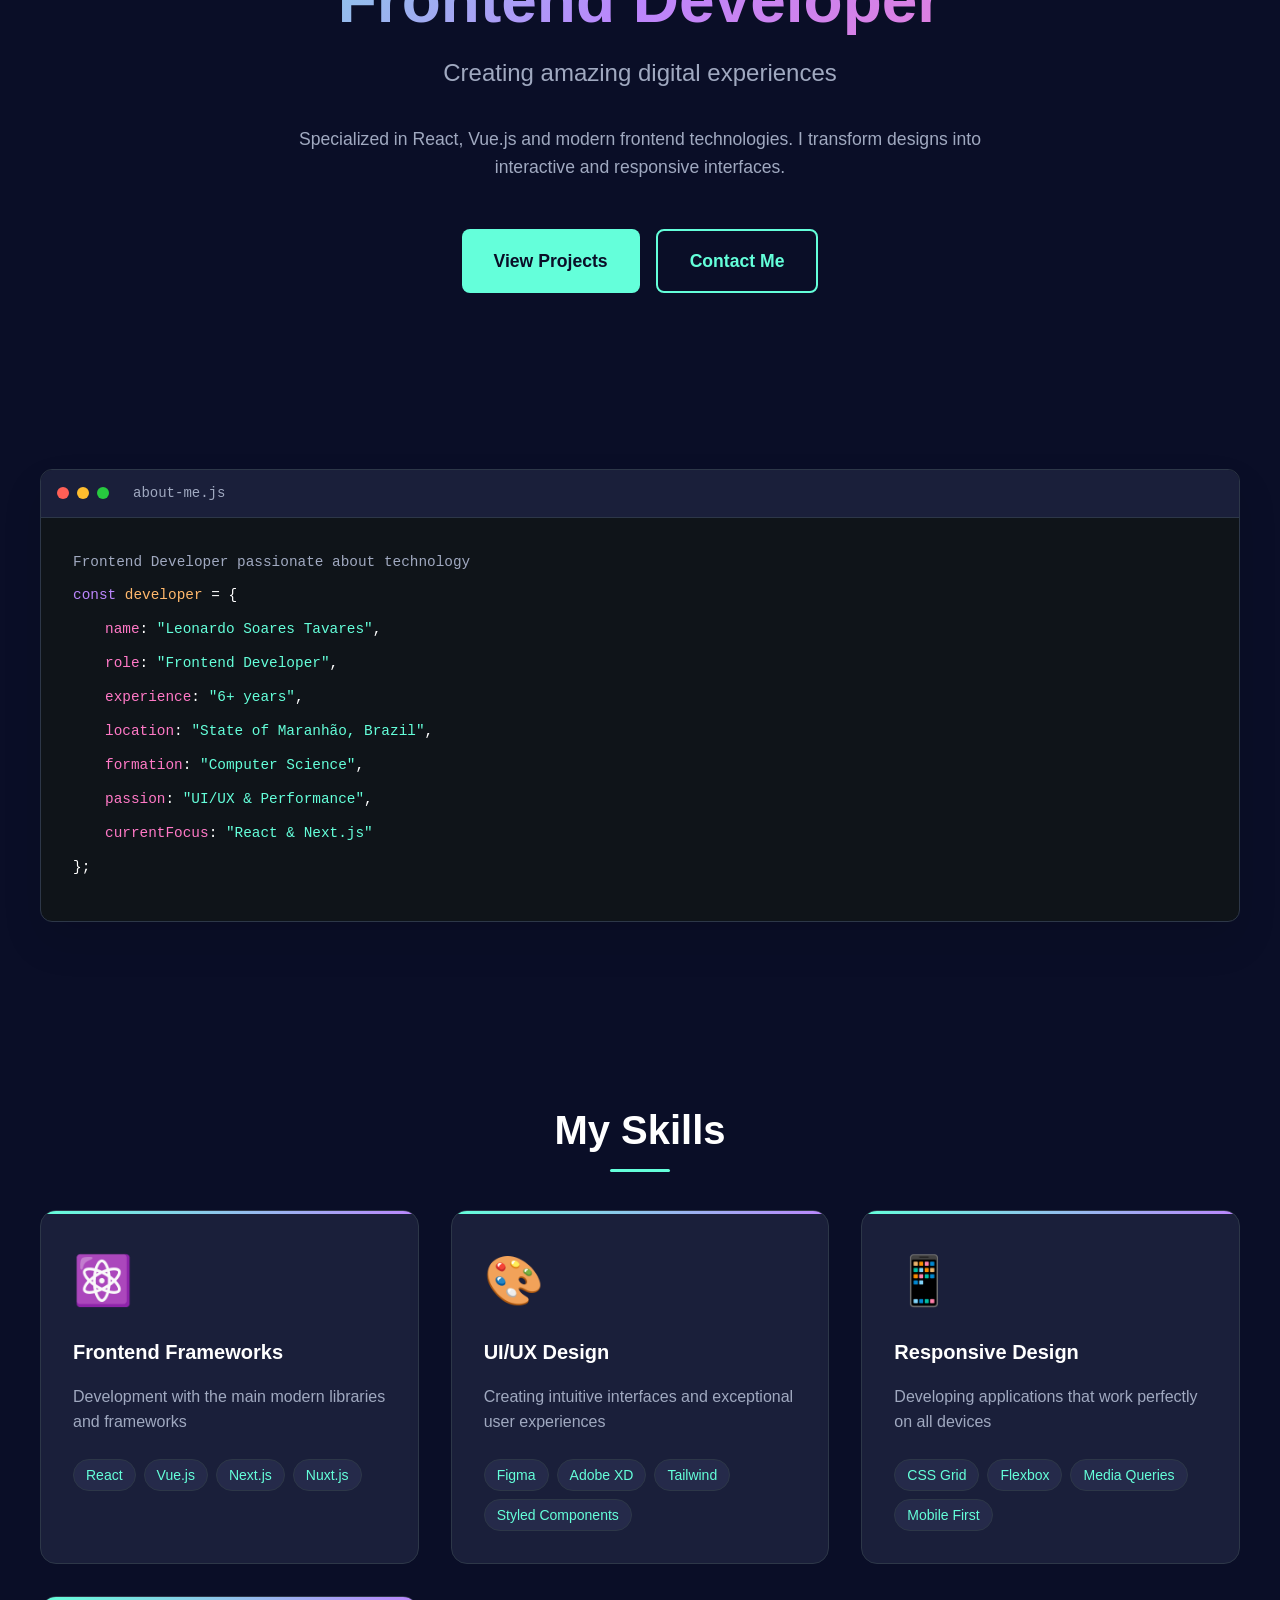
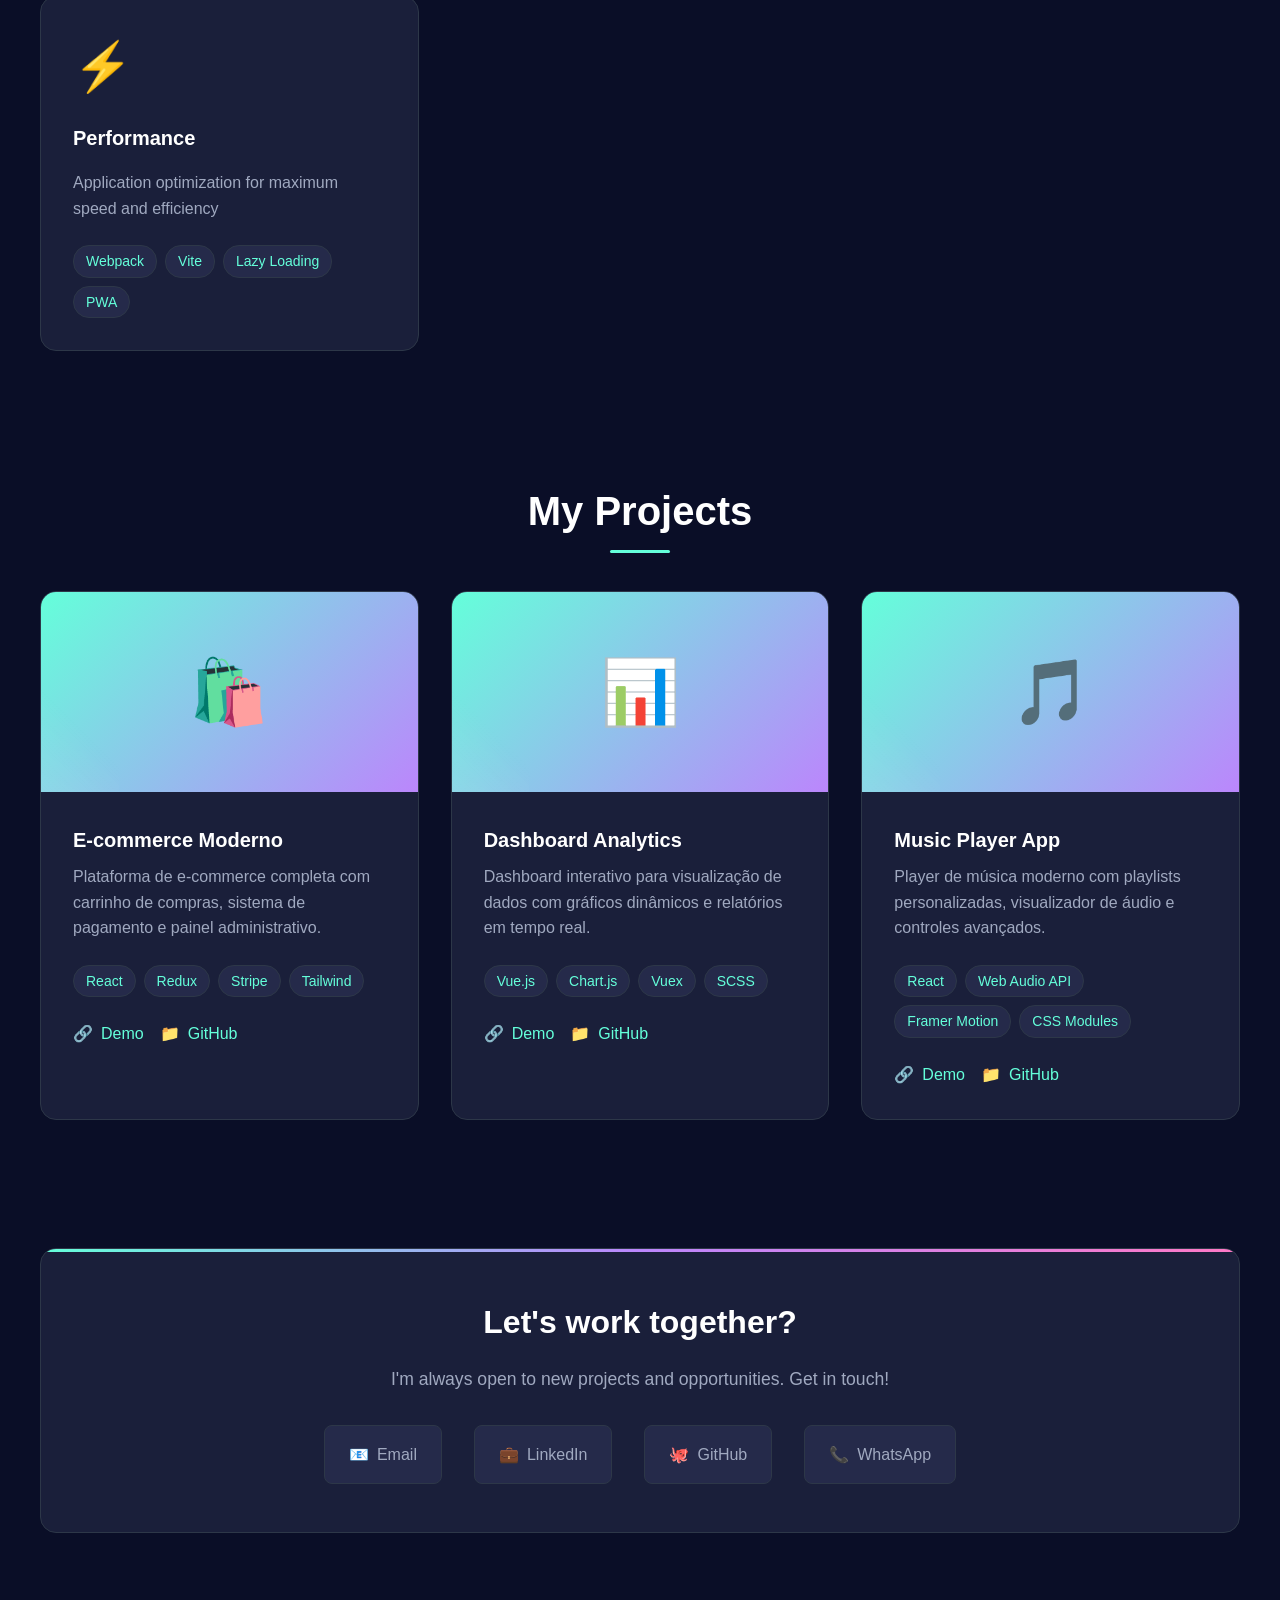
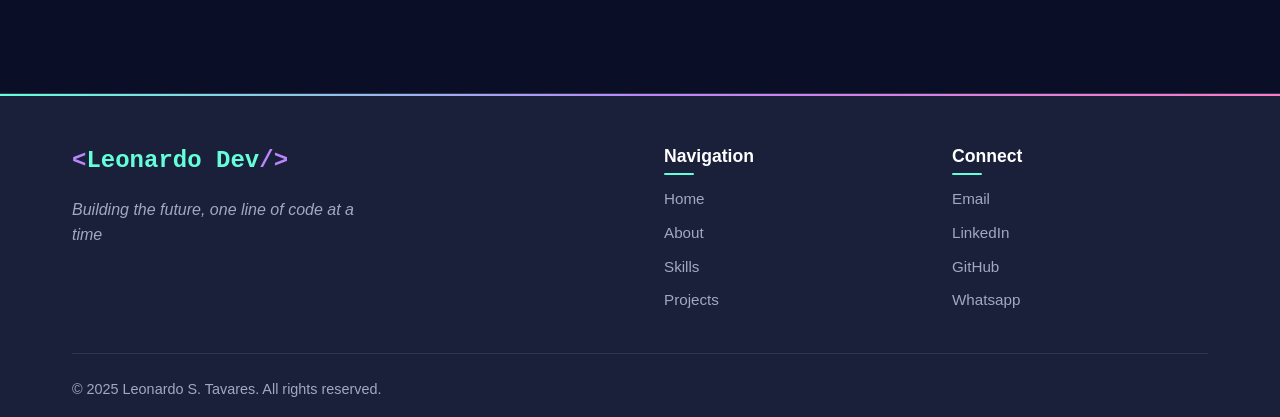
<file: redirect.html>
<!DOCTYPE html>
<html>
<head>
    <meta charset="UTF-8">
    <meta name="viewport" content="width=device-width, initial-scale=1.0">
    <title>Leonardo Dev</title>
    <style>
        :root {
            --bg-primary: #0a0e27;
            --accent: #64ffda;
            --text-secondary: #a0a9c0;
        }
        body {
            margin: 0;
            padding: 0;
            display: flex;
            justify-content: center;
            align-items: center;
            min-height: 100vh;
            background-color: var(--bg-primary);
            font-family: 'Inter', -apple-system, BlinkMacSystemFont, sans-serif;
        }
        .preloader {
            text-align: center;
            animation: fadeIn 0.5s ease-in;
        }
        .spinner {
            width: 50px;
            height: 50px;
            border: 3px solid var(--accent);
            border-top-color: transparent;
            border-radius: 50%;
            animation: spin 1s linear infinite;
            margin: 0 auto 20px;
        }
        .message {
            color: var(--accent);
            margin-bottom: 10px;
            font-size: 1.2rem;
        }
        .submessage {
            color: var(--text-secondary);
            font-size: 0.9rem;
        }
        @keyframes spin {
            to { transform: rotate(360deg); }
        }
        @keyframes fadeIn {
            from { opacity: 0; }
            to { opacity: 1; }
        }
    </style>
</head>
<body>
    <div class="preloader">
        <div class="spinner"></div>
        <div class="message">Leonardo Dev</div>
        <div class="submessage">Redirecionando... / Redirecting... / リダイレクト中...</div>
    </div>

    <script>
        function getBrowserLanguage() {
            try {
                const lang = navigator.language.toLowerCase();
                if (lang.startsWith('pt')) return 'pt';
                if (lang.startsWith('ja')) return 'ja';
                return 'en';
            } catch (e) {
                return 'en';
            }
        }

        function redirectToLanguage() {
            const supportedLanguages = ['pt', 'en', 'ja'];
            const path = window.location.pathname;
            const currentLang = path.split('/')[1];
            
            if (supportedLanguages.includes(currentLang)) {
                return;
            }

            const browserLang = getBrowserLanguage();
            const baseUrl = window.location.origin;
            window.location.href = `${baseUrl}/${browserLang}/`;
        }

        window.addEventListener('load', redirectToLanguage);
    </script>
</body>
</html>
</file>
<file: style.css>
body {
    box-sizing: border-box;
}

* {
    margin: 0;
    padding: 0;
    box-sizing: border-box;
}

:root {
    --bg-primary: #0a0e27;
    --bg-secondary: #1a1f3a;
    --bg-tertiary: #252a4a;
    --text-primary: #ffffff;
    --text-secondary: #a0a9c0;
    --accent: #64ffda;
    --accent-hover: #4fd3b8;
    --purple: #bb86fc;
    --pink: #ff79c6;
    --orange: #ffb86c;
    --border: #2d3748;
    --code-bg: #0f1419;
    --shadow: rgba(100, 255, 218, 0.1);
    --project-browser-bg: rgba(15, 23, 42, 0.82);
    --project-browser-border: var(--border);
    --project-browser-text: var(--text-secondary);
}

[data-theme="light"] {
    --bg-primary: #ffffff;
    --bg-secondary: #f8fafc;
    --bg-tertiary: #e2e8f0;
    --text-primary: #1a202c;
    --text-secondary: #4a5568;
    --accent: #0891b2;
    --accent-hover: #0e7490;
    --purple: #7c3aed;
    --pink: #ec4899;
    --orange: #f59e0b;
    --border: #e2e8f0;
    --code-bg: #f1f5f9;
    --shadow: rgba(8, 145, 178, 0.1);
    --project-browser-bg: rgba(241, 245, 249, 0.96);
    --project-browser-border: var(--border);
    --project-browser-text: var(--text-secondary);
}

body {
    font-family: 'Inter', -apple-system, BlinkMacSystemFont, sans-serif;
    background-color: var(--bg-primary);
    color: var(--text-primary);
    line-height: 1.6;
    transition: all 0.3s ease;
    overflow-x: hidden;
}


.bg-animation {
    position: fixed;
    top: 0;
    left: 0;
    width: 100%;
    height: 100%;
    z-index: -1;
    opacity: 0.1;
}

.floating-code {
    position: absolute;
    font-family: 'Courier New', monospace;
    font-size: 14px;
    color: var(--accent);
    animation: float 20s infinite linear;
    opacity: 0.3;
}

@keyframes float {
    0% {
        transform: translateY(100vh) rotate(0deg);
        opacity: 0;
    }
    10% {
        opacity: 0.3;
    }
    90% {
        opacity: 0.3;
    }
    100% {
        transform: translateY(-100px) rotate(360deg);
        opacity: 0;
    }
}


.header {
    position: fixed;
    top: 0;
    left: 0;
    right: 0;
    background: rgba(26, 31, 58, 0.95);
    backdrop-filter: blur(20px);
    border-bottom: 1px solid var(--border);
    z-index: 1000;
    padding: 1rem 2rem;
    transition: all 0.3s ease;
}

[data-theme="light"] .header {
    background: rgba(248, 250, 252, 0.95);
}

.nav-container {
    display: flex;
    justify-content: space-between;
    align-items: center;
    max-width: 1200px;
    margin: 0 auto;
}

.logo {
    font-size: 1.5rem;
    font-weight: 700;
    color: var(--accent);
    font-family: 'Courier New', monospace;
    position: relative;
}

.logo::before {
    content: '<';
    color: var(--purple);
}

.logo::after {
    content: '/>';
    color: var(--purple);
}

.nav-menu {
    display: flex;
    list-style: none;
    gap: 2rem;
    align-items: center;
}

.nav-menu a {
    color: var(--text-secondary);
    text-decoration: none;
    transition: all 0.3s ease;
    font-weight: 500;
    position: relative;
    padding: 0.5rem 0;
}

.nav-menu a::before {
    content: '';
    position: absolute;
    bottom: 0;
    left: 0;
    width: 0;
    height: 2px;
    background: var(--accent);
    transition: width 0.3s ease;
}

.nav-menu a:hover::before {
    width: 100%;
}

.nav-menu a:hover {
    color: var(--accent);
}

.hamburger {
    display: none;
    flex-direction: column;
    cursor: pointer;
    gap: 4px;
}

.hamburger span {
    width: 25px;
    height: 3px;
    background: var(--text-primary);
    transition: all 0.3s ease;
    border-radius: 2px;
}

.hamburger.active span:nth-child(1) {
    transform: rotate(45deg) translate(5px, 5px);
}

.hamburger.active span:nth-child(2) {
    opacity: 0;
}

.hamburger.active span:nth-child(3) {
    transform: rotate(-45deg) translate(7px, -6px);
}


.mobile-menu {
    position: fixed;
    top: 0;
    right: -100%;
    width: 300px;
    height: 100vh;
    background: var(--bg-secondary);
    border-left: 1px solid var(--border);
    transition: right 0.3s ease;
    z-index: 999;
    padding: 2rem;
    display: flex;
    flex-direction: column;
    gap: 2rem;
}

.mobile-menu.active {
    right: 0;
}

.mobile-menu-header {
    display: flex;
    justify-content: space-between;
    align-items: center;
    padding-bottom: 1rem;
    border-bottom: 1px solid var(--border);
    flex-shrink: 0;
}

.close-menu {
    background: none;
    border: none;
    color: var(--text-primary);
    font-size: 1.5rem;
    cursor: pointer;
    padding: 0.5rem;
    border-radius: 0.25rem;
    transition: all 0.3s ease;
}

.close-menu:hover {
    background: var(--bg-tertiary);
    color: var(--accent);
}

.mobile-menu-scrollable-content {
    flex-grow: 1;
    overflow-y: auto;
    padding: 1rem 0;
}

.mobile-menu-scrollable-content::-webkit-scrollbar {
    width: 5px;
}

.mobile-menu-scrollable-content::-webkit-scrollbar-track {
    background: transparent;
}

.mobile-menu-scrollable-content::-webkit-scrollbar-thumb {
    background-color: var(--accent-color);
    border-radius: 10px;
}

.mobile-nav-links {
    display: flex;
    flex-direction: column;
    gap: 1rem;
}

.mobile-nav-links a {
    color: var(--text-secondary);
    text-decoration: none;
    padding: 1rem;
    border-radius: 0.5rem;
    transition: all 0.3s ease;
    font-weight: 500;
    display: flex;
    align-items: center;
    gap: 0.75rem;
}

.mobile-nav-links a:hover {
    background: var(--bg-tertiary);
    color: var(--accent);
    transform: translateX(5px);
}

.mobile-controls {
    display: flex;
    flex-direction: column;
    gap: 1.5rem;
    padding-top: 1rem;
    border-top: 1px solid var(--border);
}

.control-group {
    display: flex;
    flex-direction: column;
    gap: 0.75rem;
}

.control-label {
    font-size: 0.875rem;
    font-weight: 600;
    color: var(--text-primary);
    text-transform: uppercase;
    letter-spacing: 0.5px;
}

/* Theme Toggle in Mobile */
.mobile-theme-toggle {
    display: flex;
    align-items: center;
    justify-content: space-between;
    padding: 1rem;
    background: var(--bg-tertiary);
    border-radius: 0.5rem;
    border: 1px solid var(--border);
}

.theme-info {
    display: flex;
    align-items: center;
    gap: 0.75rem;
    color: var(--text-secondary);
}

.theme-switch {
    position: relative;
    width: 60px;
    height: 30px;
    background: var(--bg-primary);
    border-radius: 15px;
    border: 2px solid var(--border);
    cursor: pointer;
    transition: all 0.3s ease;
    overflow: hidden;
}

.theme-switch::before {
    content: '';
    position: absolute;
    top: 2px;
    left: 2px;
    width: 22px;
    height: 22px;
    background: var(--text-primary);
    border-radius: 50%;
    transition: all 0.3s ease;
    box-shadow: 0 2px 4px rgba(0,0,0,0.2);
}

.theme-switch.active::before {
    transform: translateX(28px);
    background: var(--accent);
}

.theme-switch::after {
    content: '🌙';
    position: absolute;
    top: 50%;
    left: 8px;
    transform: translateY(-50%);
    font-size: 12px;
    transition: all 0.3s ease;
}

.theme-switch.active::after {
    content: '☀️';
    left: 35px;
}

/* Language Selector in Mobile */
.mobile-lang-selector {
    display: flex;
    flex-direction: column;
    gap: 0.75rem;
}

.lang-option {
    display: flex;
    align-items: center;
    gap: 0.75rem;
    padding: 1rem;
    background: var(--bg-tertiary);
    border: 1px solid var(--border);
    border-radius: 0.5rem;
    cursor: pointer;
    transition: all 0.3s ease;
    color: var(--text-secondary);
}

.lang-option:hover {
    background: var(--accent);
    color: var(--bg-primary);
    transform: translateX(5px);
}

.lang-option.active {
    background: var(--accent);
    color: var(--bg-primary);
    border-color: var(--accent);
}

.lang-flag {
    font-size: 1.25rem;
}

.lang-name {
    font-weight: 500;
}

/* Menu Overlay */
.menu-overlay {
    position: fixed;
    top: 0;
    left: 0;
    width: 100%;
    height: 100%;
    background: rgba(0, 0, 0, 0.5);
    z-index: 998;
    opacity: 0;
    visibility: hidden;
    transition: all 0.3s ease;
}

.menu-overlay.active {
    opacity: 1;
    visibility: visible;
}

/* Main Content */
.main {
    margin-top: 80px;
    padding: 2rem;
}

.container {
    max-width: 1200px;
    margin: 0 auto;
}

/* Hero Section */
.hero {
    padding: 4rem 0;
    text-align: center;
    position: relative;
}

.hero-content {
    position: relative;
    z-index: 2;
}

.hero-greeting {
    font-size: 1.2rem;
    color: var(--accent);
    margin-bottom: 1rem;
    font-family: 'Courier New', monospace;
}

.hero-title {
    font-size: 4rem;
    font-weight: 700;
    margin-bottom: 1rem;
    background: linear-gradient(135deg, var(--accent), var(--purple), var(--pink));
    -webkit-background-clip: text;
    -webkit-text-fill-color: transparent;
    background-clip: text;
    line-height: 1.2;
}

.hero-subtitle {
    font-size: 1.5rem;
    color: var(--text-secondary);
    margin-bottom: 2rem;
    max-width: 600px;
    margin-left: auto;
    margin-right: auto;
}

.hero-description {
    font-size: 1.1rem;
    color: var(--text-secondary);
    margin-bottom: 3rem;
    max-width: 700px;
    margin-left: auto;
    margin-right: auto;
}

.cta-buttons {
    display: flex;
    gap: 1rem;
    justify-content: center;
    flex-wrap: wrap;
}

.cta-button {
    background: var(--accent);
    color: var(--bg-primary);
    padding: 1rem 2rem;
    border: none;
    border-radius: 0.5rem;
    font-size: 1.1rem;
    font-weight: 600;
    cursor: pointer;
    transition: all 0.3s ease;
    text-decoration: none;
    display: inline-flex;
    align-items: center;
    gap: 0.5rem;
}

.cta-button:hover {
    background: var(--accent-hover);
    transform: translateY(-3px);
    box-shadow: 0 10px 25px var(--shadow);
}

.cta-button.secondary {
    background: transparent;
    color: var(--accent);
    border: 2px solid var(--accent);
}

.cta-button.secondary:hover {
    background: var(--accent);
    color: var(--bg-primary);
}

/* Code Window */
.code-window {
    background: var(--code-bg);
    border: 1px solid var(--border);
    border-radius: 0.75rem;
    overflow: hidden;
    margin: 3rem 0;
    box-shadow: 0 20px 40px rgba(0,0,0,0.1);
}

.code-header {
    background: var(--bg-secondary);
    padding: 0.75rem 1rem;
    border-bottom: 1px solid var(--border);
    display: flex;
    align-items: center;
    gap: 0.5rem;
}

.code-dots {
    display: flex;
    gap: 0.5rem;
}

.dot {
    width: 12px;
    height: 12px;
    border-radius: 50%;
}

.dot.red { background: #ff5f56; }
.dot.yellow { background: #ffbd2e; }
.dot.green { background: #27ca3f; }

.code-title {
    margin-left: 1rem;
    font-size: 0.875rem;
    color: var(--text-secondary);
    font-family: 'Courier New', monospace;
}

.code-content {
    padding: 2rem;
    font-family: 'Courier New', monospace;
    font-size: 0.9rem;
    line-height: 1.8;
    overflow-x: auto;
}

.code-line {
    margin-bottom: 0.5rem;
}

.keyword { color: var(--purple); }
.string { color: var(--accent); }
.comment { color: var(--text-secondary); }
.function { color: var(--orange); }
.property { color: var(--pink); }

/* Sections */
.section {
    padding: 4rem 0;
}

.section-title {
    font-size: 2.5rem;
    font-weight: 700;
    text-align: center;
    margin-bottom: 3rem;
    color: var(--text-primary);
    position: relative;
}

.section-title::after {
    content: '';
    position: absolute;
    bottom: -10px;
    left: 50%;
    transform: translateX(-50%);
    width: 60px;
    height: 3px;
    background: var(--accent);
    border-radius: 2px;
}

/* Skills Grid */
.skills-grid {
    display: grid;
    grid-template-columns: repeat(auto-fit, minmax(280px, 1fr));
    gap: 2rem;
    margin-top: 3rem;
}

.skill-card {
    background: var(--bg-secondary);
    padding: 2rem;
    border-radius: 1rem;
    border: 1px solid var(--border);
    transition: all 0.3s ease;
    position: relative;
    overflow: hidden;
}

.skill-card::before {
    content: '';
    position: absolute;
    top: 0;
    left: 0;
    right: 0;
    height: 3px;
    background: linear-gradient(90deg, var(--accent), var(--purple));
}

.skill-card:hover {
    transform: translateY(-10px);
    box-shadow: 0 20px 40px var(--shadow);
}

.skill-icon {
    font-size: 3rem;
    margin-bottom: 1rem;
    display: block;
}

.skill-title {
    font-size: 1.25rem;
    font-weight: 600;
    margin-bottom: 1rem;
    color: var(--text-primary);
}

.skill-description {
    color: var(--text-secondary);
    margin-bottom: 1.5rem;
}

.skill-tech {
    display: flex;
    flex-wrap: wrap;
    gap: 0.5rem;
}

.tech-tag {
    background: var(--bg-tertiary);
    color: var(--accent);
    padding: 0.25rem 0.75rem;
    border-radius: 1rem;
    font-size: 0.875rem;
    border: 1px solid var(--border);
}

/* Projects Grid */
.projects-grid {
    display: grid;
    grid-template-columns: repeat(auto-fit, minmax(350px, 1fr));
    gap: 2rem;
    margin-top: 3rem;
}

.project-card {
    background: var(--bg-secondary);
    border-radius: 1rem;
    overflow: hidden;
    border: 1px solid var(--border);
    transition: all 0.3s ease;
    position: relative;
}

.project-card:hover {
    transform: translateY(-10px);
    box-shadow: 0 20px 40px var(--shadow);
}

.project-image {
    height: 200px;
    background: linear-gradient(135deg, var(--accent), var(--purple));
    display: flex;
    align-items: center;
    justify-content: center;
    font-size: 4rem;
    color: white;
    position: relative;
    overflow: hidden;
}

.project-image img {
    width: 100%;
    height: 100%;
    object-fit: cover;
    display: block;
}

.project-image::before {
    content: '';
    position: absolute;
    top: 0;
    left: 0;
    right: 0;
    bottom: 0;
    background: linear-gradient(45deg, transparent 30%, rgba(255,255,255,0.1) 50%, transparent 70%);
    animation: shine 3s infinite;
}

@keyframes shine {
    0% { transform: translateX(-100%); }
    100% { transform: translateX(100%); }
}

.project-card-rikka .project-image-rikka {
    background: radial-gradient(circle at top left, var(--accent), var(--purple));
}

.live-preview-shell {
    position: relative;
    width: 100%;
    height: 100%;
    background: rgba(0, 0, 0, 0.2);
    overflow: hidden;
}

.live-preview-browser {
    position: absolute;
    z-index: 3;
    top: 0;
    left: 0;
    right: 0;
    height: 34px;
    background: var(--project-browser-bg);
    border-bottom: 1px solid var(--project-browser-border);
    display: flex;
    align-items: center;
    gap: 0.35rem;
    padding: 0 1rem;
}

.browser-dot {
    width: 8px;
    height: 8px;
    flex: 0 0 8px;
    border-radius: 50%;
    background: var(--text-secondary);
}

.browser-dot-red { background: #fb7185; }
.browser-dot-yellow { background: #fbbf24; }
.browser-dot-green { background: #34d399; }

.browser-address {
    margin-left: auto;
    min-width: 0;
    overflow: hidden;
    color: var(--project-browser-text);
    font-size: 0.7rem;
    letter-spacing: 0.04em;
    text-align: right;
    text-overflow: ellipsis;
    white-space: nowrap;
}
.live-preview-frame {
    position: absolute;
    inset: 34px 0 0 0;
    transform-origin: top left;
}

.project-static-preview {
    position: absolute;
    inset: 34px 0 0 0;
}

.project-live-iframe {
    width: 1440px;
    height: 900px;
    border: 0;
    display: block;
    background: var(--bg-secondary);
    pointer-events: none;
    transform-origin: top left;
}

.project-image-fallback {
    position: absolute;
    inset: 0;
    display: flex;
    align-items: center;
    justify-content: center;
    flex-direction: column;
    gap: 0.5rem;
    color: white;
    background: radial-gradient(circle, rgba(190, 120, 255, 0.6), rgba(40, 20, 90, 0.9));
    opacity: 0;
    visibility: hidden;
    transition: opacity 0.3s ease;
}

.project-card-live-preview .project-image-fallback.visible {
    opacity: 1;
    visibility: visible;
}

.fallback-icon {
    font-size: 4rem;
}

.fallback-title {
    font-size: 1rem;
    font-weight: 700;
    letter-spacing: 0.12em;
    text-transform: uppercase;
}

.project-content {
    padding: 2rem;
}

.project-title {
    font-size: 1.25rem;
    font-weight: 600;
    margin-bottom: 0.5rem;
    color: var(--text-primary);
}

.project-description {
    color: var(--text-secondary);
    margin-bottom: 1.5rem;
    line-height: 1.6;
}

.project-tech {
    display: flex;
    flex-wrap: wrap;
    gap: 0.5rem;
    margin-bottom: 1.5rem;
}

.project-links {
    display: flex;
    flex-wrap: wrap;
    gap: 1rem;
}

.project-link {
    color: var(--accent);
    text-decoration: none;
    font-weight: 500;
    transition: all 0.3s ease;
    display: flex;
    align-items: center;
    gap: 0.5rem;
}

.project-link:hover {
    color: var(--accent-hover);
    transform: translateX(5px);
}

/* Contact Section */
.contact {
    background: var(--bg-secondary);
    border-radius: 1rem;
    padding: 3rem;
    text-align: center;
    border: 1px solid var(--border);
    position: relative;
    overflow: hidden;
}

.contact::before {
    content: '';
    position: absolute;
    top: 0;
    left: 0;
    right: 0;
    height: 3px;
    background: linear-gradient(90deg, var(--accent), var(--purple), var(--pink));
}

.contact-title {
    font-size: 2rem;
    font-weight: 700;
    margin-bottom: 1rem;
    color: var(--text-primary);
}

.contact-description {
    color: var(--text-secondary);
    margin-bottom: 2rem;
    font-size: 1.1rem;
}

.contact-links {
    display: flex;
    justify-content: center;
    gap: 2rem;
    flex-wrap: wrap;
}

.contact-link {
    display: flex;
    align-items: center;
    gap: 0.5rem;
    color: var(--text-secondary);
    text-decoration: none;
    padding: 1rem 1.5rem;
    background: var(--bg-tertiary);
    border: 1px solid var(--border);
    border-radius: 0.5rem;
    transition: all 0.3s ease;
    font-weight: 500;
}

.contact-link:hover {
    color: var(--accent);
    border-color: var(--accent);
    transform: translateY(-3px);
    box-shadow: 0 10px 25px var(--shadow);
}

/* Footer */
.footer {
    background: var(--bg-secondary);
    border-top: 1px solid var(--border);
    margin-top: 4rem;
    position: relative;
    overflow: hidden;
}

.footer::before {
    content: '';
    position: absolute;
    top: 0;
    left: 0;
    right: 0;
    height: 2px;
    background: linear-gradient(90deg, var(--accent), var(--purple), var(--pink));
}

.footer-container {
    max-width: 1200px;
    margin: 0 auto;
    padding: 3rem 2rem 1rem;
}

.footer-content {
    display: grid;
    grid-template-columns: 1fr 1fr;
    gap: 3rem;
    margin-bottom: 2rem;
}

.footer-logo .logo {
    margin-bottom: 1rem;
}

.footer-tagline {
    color: var(--text-secondary);
    font-style: italic;
    max-width: 300px;
}

.footer-links {
    display: grid;
    grid-template-columns: 1fr 1fr;
    gap: 2rem;
}

.footer-section h4 {
    color: var(--text-primary);
    font-size: 1.1rem;
    font-weight: 600;
    margin-bottom: 1rem;
    position: relative;
}

.footer-section h4::after {
    content: '';
    position: absolute;
    bottom: -5px;
    left: 0;
    width: 30px;
    height: 2px;
    background: var(--accent);
    border-radius: 1px;
}

.footer-section ul {
    list-style: none;
}

.footer-section ul li {
    margin-bottom: 0.5rem;
}

.footer-section ul li a {
    color: var(--text-secondary);
    text-decoration: none;
    transition: all 0.3s ease;
    font-size: 0.95rem;
}

.footer-section ul li a:hover {
    color: var(--accent);
    transform: translateX(5px);
}

.footer-divider {
    height: 1px;
    background: var(--border);
    margin: 2rem 0 1.5rem;
}

.footer-bottom {
    text-align: center;
}

.footer-credits {
    display: flex;
    justify-content: space-between;
    align-items: center;
    flex-wrap: wrap;
    gap: 1rem;
    color: var(--text-secondary);
    font-size: 0.9rem;
}

.canva-credit {
    display: flex;
    align-items: center;
    gap: 0.5rem;
}

.canva-link {
    display: flex;
    align-items: center;
    gap: 0.25rem;
    color: var(--accent);
    text-decoration: none;
    font-weight: 600;
    transition: all 0.3s ease;
}

.canva-link:hover {
    color: var(--accent-hover);
    transform: translateY(-2px);
}

.canva-logo {
    font-size: 1.1rem;
}

/* Desktop Controls */
.desktop-controls {
    display: flex;
    align-items: center;
    gap: 1.5rem;
}

.desktop-theme-toggle {
    background: var(--bg-tertiary);
    border: 1px solid var(--border);
    color: var(--text-primary);
    width: 40px;
    height: 40px;
    border-radius: 50%;
    display: flex;
    align-items: center;
    justify-content: center;
    cursor: pointer;
    transition: all 0.3s ease;
}

.desktop-theme-toggle:hover {
    background: var(--accent);
    color: var(--bg-primary);
    transform: scale(1.1);
}

.desktop-lang-selector {
    position: relative;
}

.selected-lang {
    display: flex;
    align-items: center;
    gap: 0.5rem;
    cursor: pointer;
    padding: 0.5rem 1rem;
    border: 1px solid var(--border);
    border-radius: 20px;
    background: var(--bg-tertiary);
    transition: all 0.3s ease;
}

.selected-lang:hover {
    background: var(--bg-secondary);
}

.selected-lang .lang-name {
    font-weight: 600;
    font-size: 0.9rem;
    color: var(--text-secondary);
}

.lang-dropdown {
    position: absolute;
    top: calc(100% + 10px);
    right: 0;
    background: var(--bg-secondary);
    border: 1px solid var(--border);
    border-radius: 0.5rem;
    list-style: none;
    padding: 0.5rem;
    width: 160px;
    box-shadow: 0 10px 20px rgba(0,0,0,0.2);
    opacity: 0;
    visibility: hidden;
    transform: translateY(10px);
    transition: all 0.3s ease;
    z-index: 10;
}

.desktop-lang-selector.open .lang-dropdown {
    opacity: 1;
    visibility: visible;
    transform: translateY(0);
}

.lang-dropdown li {
    display: flex;
    align-items: center;
    gap: 0.75rem;
    padding: 0.75rem;
    border-radius: 0.25rem;
    cursor: pointer;
    transition: all 0.2s ease;
    color: var(--text-secondary);
}

.lang-dropdown li:hover {
    background: var(--bg-tertiary);
    color: var(--accent);
}

.lang-dropdown li.active {
    background: var(--accent);
    color: var(--bg-primary);
}

/* Desktop Styles */
@media (min-width: 769px) {
    .hamburger,
    .mobile-menu,
    .menu-overlay {
        display: none !important;
    }
}

/* Mobile Styles */
@media (max-width: 768px) {
    .desktop-controls {
        display: none;
    }

    .header {
        padding: 1rem;
    }

    .nav-menu {
        display: none;
    }

    .hamburger {
        display: flex;
    }

    .hero-title {
        font-size: 2.5rem;
    }

    .hero-subtitle {
        font-size: 1.2rem;
    }

    .main {
        padding: 1rem;
    }

    .section-title {
        font-size: 2rem;
    }

    .cta-buttons {
        flex-direction: column;
        align-items: center;
    }

    .contact-links {
        flex-direction: column;
        align-items: center;
    }

    .skills-grid,
    .projects-grid {
        grid-template-columns: 1fr;
    }

    .footer-container {
        padding: 2rem 1rem 1rem;
    }

    .footer-content {
        grid-template-columns: 1fr;
        gap: 2rem;
        text-align: center;
    }

    .footer-links {
        grid-template-columns: 1fr;
        gap: 1.5rem;
    }

    .footer-credits {
        flex-direction: column;
        text-align: center;
        gap: 0.5rem;
    }

}
</file>
<file: projects/rikka/case.css>
.case-page { min-width: 0; overflow-wrap: anywhere; }
html[lang="ja"] .case-page { line-break: strict; }
.case-page a:focus-visible, .case-page button:focus-visible { outline: 3px solid var(--accent); outline-offset: 4px; }
.skip-link { position: fixed; top: .75rem; left: 1rem; z-index: 2000; padding: .7rem 1rem; color: var(--bg-primary); background: var(--accent); border-radius: .5rem; transform: translateY(-150%); }
.skip-link:focus { transform: translateY(0); }
.case-logo { color: var(--text-primary); text-decoration: none; }
.case-icon-button, .case-lang-button, .case-menu-button, .lang-option { font: inherit; color: inherit; border: 0; cursor: pointer; }
.case-icon-button { background: transparent; }
.case-lang-button { display: flex; align-items: center; gap: .4rem; background: transparent; }
.case-menu-button { background: transparent; }
.mobile-lang-selector .lang-option { width: 100%; background: transparent; }
.case-main { overflow: hidden; padding-top: 78px; }
.case-container { width: min(1160px, calc(100% - 3rem)); margin-inline: auto; }
.case-section { padding-block: clamp(4.5rem, 9vw, 8rem); }
.case-eyebrow, .section-kicker { color: var(--accent); font-family: 'Courier New', monospace; font-size: .78rem; font-weight: 700; letter-spacing: .14em; text-transform: uppercase; }
.section-heading { max-width: 660px; }
.section-heading.centered { margin-inline: auto; text-align: center; }
.section-heading h2, .quality-panel h2, .private-panel h2, .case-final h2 { margin: .65rem 0 1rem; color: var(--text-primary); font-size: clamp(2rem, 4vw, 3.45rem); line-height: 1.08; letter-spacing: -.035em; }
.section-heading > p:last-child { color: var(--text-secondary); font-size: 1.05rem; }
.case-hero { min-height: calc(100vh - 78px); padding-block: clamp(4rem, 8vw, 7rem); display: grid; grid-template-columns: minmax(0, .92fr) minmax(400px, 1.08fr); align-items: center; gap: clamp(3rem, 7vw, 7rem); }
.case-hero h1 { margin: .6rem 0 1rem; font-size: clamp(4.5rem, 9vw, 8rem); line-height: .9; letter-spacing: -.075em; background: linear-gradient(120deg, var(--text-primary) 25%, var(--accent) 75%, var(--purple)); background-clip: text; -webkit-background-clip: text; color: transparent; }
.case-lead { max-width: 680px; color: var(--text-secondary); font-size: clamp(1.08rem, 1.7vw, 1.32rem); line-height: 1.75; }
.case-meta { display: grid; grid-template-columns: repeat(2, minmax(0, 1fr)); gap: 1rem 2rem; margin: 2rem 0; }
.case-meta div { padding-top: .8rem; border-top: 1px solid var(--border); }
.case-meta dt { margin-bottom: .25rem; color: var(--text-secondary); font-size: .74rem; letter-spacing: .1em; text-transform: uppercase; }
.case-meta dd { display: flex; align-items: center; gap: .5rem; font-weight: 600; }
.status-dot { width: .55rem; height: .55rem; border-radius: 50%; background: var(--accent); box-shadow: 0 0 12px var(--accent); }
.case-actions { display: flex; flex-wrap: wrap; align-items: center; gap: 1rem; }
.case-actions .cta-button { display: inline-flex; width: auto; }
.private-note { margin-top: 1.35rem; color: var(--text-secondary); font-size: .86rem; }
.private-note span:first-child { color: var(--purple); }
.case-hero-visual { position: relative; min-width: 0; perspective: 1200px; }
.case-browser { position: relative; aspect-ratio: 1.22; overflow: hidden; background: var(--bg-secondary); border: 1px solid var(--border); border-radius: 1.25rem; box-shadow: 0 35px 80px rgba(0,0,0,.3), 0 0 60px var(--shadow); transform: rotateY(-4deg) rotateX(2deg); }
.case-browser::after { content: ''; position: absolute; inset: 0; pointer-events: none; background: linear-gradient(130deg, transparent 55%, rgba(100,255,218,.09)); }
.case-browser-bar { height: 38px; padding: 0 1rem; display: flex; align-items: center; gap: .4rem; color: var(--text-secondary); background: var(--project-browser-bg); border-bottom: 1px solid var(--border); font-size: .68rem; letter-spacing: .04em; }
.case-browser-bar span:nth-last-child(1) { margin-left: auto; }
.case-preview-frame { position: absolute; top: 38px; inset-inline: 0; bottom: 0; overflow: hidden; }
.case-preview-frame iframe { width: 1440px; height: 900px; border: 0; pointer-events: none; transform: scale(.39); transform-origin: top left; background: var(--bg-secondary); }
.orbit-label { position: absolute; z-index: 2; padding: .45rem .7rem; color: var(--bg-primary); background: var(--accent); border-radius: 2rem; font: 700 .65rem/1 'Courier New', monospace; letter-spacing: .12em; box-shadow: 0 8px 25px rgba(0,0,0,.2); }
.orbit-one { top: -1rem; right: 12%; }.orbit-two { left: -1rem; bottom: 24%; background: var(--purple); }.orbit-three { right: -1rem; bottom: -1rem; background: var(--pink); }
.overview-grid { display: grid; grid-template-columns: .8fr 1.2fr; gap: clamp(3rem, 8vw, 8rem); border-top: 1px solid var(--border); }
.overview-copy { color: var(--text-secondary); font-size: clamp(1.08rem, 1.7vw, 1.3rem); line-height: 1.85; }
.overview-copy p + p { margin-top: 1.4rem; }
.role-section { padding-top: 1rem; display: grid; grid-template-columns: .8fr 1.2fr; gap: clamp(3rem, 8vw, 8rem); }
.role-list { display: flex; flex-wrap: wrap; align-content: flex-start; gap: .8rem; }
.role-list span { padding: .8rem 1rem; background: var(--bg-secondary); border: 1px solid var(--border); border-radius: 999px; color: var(--text-primary); }
.architecture-section, .challenges-section { background: linear-gradient(180deg, transparent, var(--bg-secondary) 12%, var(--bg-secondary) 88%, transparent); }
.architecture-diagram { position: relative; min-height: 600px; margin-top: 4rem; display: grid; grid-template-columns: repeat(12, 1fr); grid-template-rows: repeat(5, 92px); gap: 1.25rem; isolation: isolate; }
.architecture-node { position: relative; z-index: 2; min-width: 0; padding: 1rem; display: flex; flex-direction: column; justify-content: center; background: color-mix(in srgb, var(--bg-primary) 92%, transparent); border: 1px solid var(--border); border-radius: 1rem; box-shadow: 0 16px 38px rgba(0,0,0,.12); }
.architecture-node small { margin-bottom: .35rem; color: var(--text-secondary); font-size: .61rem; letter-spacing: .12em; }
.architecture-node strong { font-size: 1rem; }.architecture-node span { color: var(--text-secondary); font-size: .78rem; }
.architecture-node.featured { border-color: var(--accent); box-shadow: 0 0 32px var(--shadow); }
.node-discord { grid-column: 1 / 4; grid-row: 2; }.node-bot { grid-column: 5 / 9; grid-row: 2; }.node-website { grid-column: 10 / 13; grid-row: 2; }
.node-users { grid-column: 2 / 5; grid-row: 4; }.node-api { grid-column: 6 / 9; grid-row: 4; }.node-catalog { grid-column: 10 / 13; grid-row: 4; }.node-admin { grid-column: 6 / 10; grid-row: 6; }
.architecture-connector { position: absolute; z-index: 0; border-color: color-mix(in srgb, var(--accent) 55%, var(--border)); opacity: .7; }
.connector-one { left: 23%; top: 138px; width: 19%; border-top: 1px dashed; }.connector-two { left: 66%; top: 138px; width: 18%; border-top: 1px dashed; }
.connector-three { left: 31%; top: 230px; width: 21%; height: 132px; border-left: 1px dashed; border-bottom: 1px dashed; }.connector-four { left: 67%; top: 230px; height: 132px; border-left: 1px dashed; }
.connector-five { left: 66%; top: 408px; width: 21%; height: 135px; border-left: 1px dashed; border-bottom: 1px dashed; }
.async-label { position: absolute; z-index: 3; top: 428px; left: 70%; padding: .25rem .5rem; color: var(--accent); background: var(--bg-secondary); font: .65rem 'Courier New', monospace; }
.component-grid { margin-top: 3rem; display: grid; grid-template-columns: repeat(2, 1fr); gap: 1.25rem; }
.component-card { min-height: 220px; padding: 2rem; background: var(--bg-secondary); border: 1px solid var(--border); border-radius: 1rem; transition: transform .25s ease, border-color .25s ease; }
.component-card:hover { transform: translateY(-5px); border-color: var(--accent); }.component-card > span { color: var(--accent); font: 700 .75rem 'Courier New', monospace; }.component-card h3 { margin: 2.5rem 0 .75rem; font-size: 1.25rem; }.component-card p { color: var(--text-secondary); }
.challenge-list { margin-top: 5rem; }
.challenge { padding: clamp(2rem, 5vw, 4rem) 0; display: grid; grid-template-columns: minmax(0, 1.15fr) minmax(300px, .85fr); align-items: center; gap: clamp(3rem, 8vw, 8rem); border-top: 1px solid var(--border); }
.challenge.reverse .challenge-copy { order: 2; }.challenge.reverse .challenge-visual { order: 1; }
.challenge-number { color: var(--accent); font: 700 .85rem 'Courier New', monospace; }.challenge-copy h3 { margin: .55rem 0 2rem; font-size: clamp(1.65rem, 3vw, 2.45rem); line-height: 1.15; }
.challenge-step { display: grid; grid-template-columns: 90px 1fr; gap: 1rem; margin-top: 1rem; }.challenge-step b { color: var(--purple); font: 700 .68rem 'Courier New', monospace; letter-spacing: .1em; text-transform: uppercase; }.challenge-step p { color: var(--text-secondary); }
.challenge-result { margin-top: 1.5rem; padding: 1rem 1.2rem; color: var(--text-primary); background: color-mix(in srgb, var(--accent) 8%, transparent); border-left: 2px solid var(--accent); }
.featured-challenge { position: relative; }.featured-challenge::before { content: ''; position: absolute; inset: 1.2rem -1.5rem; z-index: -1; border-radius: 1.5rem; background: color-mix(in srgb, var(--purple) 5%, transparent); }
.challenge-visual { position: relative; min-height: 290px; padding: 2rem; display: flex; align-items: center; justify-content: center; gap: 1rem; overflow: hidden; background: var(--bg-primary); border: 1px solid var(--border); border-radius: 1.2rem; font-family: 'Courier New', monospace; box-shadow: inset 0 0 55px var(--shadow); }
.challenge-visual small { position: absolute; bottom: 1.2rem; color: var(--text-secondary); font-size: .62rem; letter-spacing: .12em; }.challenge-visual i { color: var(--accent); font-style: normal; }
.index-visual { flex-direction: column; }.index-visual > span { padding: .8rem 1.1rem; border: 1px solid var(--accent); border-radius: .5rem; }.index-visual > i { height: 45px; border-left: 1px dashed var(--accent); }.index-visual > div { display: flex; gap: 1rem; }.index-visual b, .queue-visual b { padding: .7rem; background: var(--bg-secondary); border: 1px solid var(--border); border-radius: .4rem; font-size: .75rem; }
.snapshot { position: absolute; width: 120px; height: 150px; display: grid; place-items: center; border: 1px solid var(--border); border-radius: .7rem; font-size: .72rem; }.snapshot.active { left: 25%; transform: rotate(-6deg); border-color: var(--accent); }.snapshot.incoming { right: 25%; transform: rotate(6deg); }.snapshot-visual > span { z-index: 2; width: 2.2rem; height: 2.2rem; display: grid; place-items: center; color: var(--bg-primary); background: var(--accent); border-radius: 50%; }
.outbox-visual { flex-wrap: wrap; }.outbox-visual b { padding: 1rem; border: 1px solid var(--accent); border-radius: .5rem; }.outbox-visual strong { padding: 1rem; color: var(--bg-primary); background: var(--purple); border-radius: .5rem; font-size: .8rem; }
.queue-visual { flex-wrap: wrap; }.queue-visual i::before { content: '→'; }.integrity-callout { margin-top: 2rem; padding: 1.5rem 2rem; display: flex; align-items: center; gap: 1.5rem; background: var(--bg-primary); border: 1px solid var(--border); border-radius: 1rem; }.integrity-callout > span { color: var(--accent); font-size: 2rem; }.integrity-callout p { color: var(--text-secondary); }
.stack-section { display: grid; grid-template-columns: .7fr 1.3fr; gap: clamp(3rem, 8vw, 8rem); }.stack-grid { display: grid; grid-template-columns: repeat(2, 1fr); gap: 1px; overflow: hidden; background: var(--border); border: 1px solid var(--border); border-radius: 1rem; }.stack-grid div { padding: 1.6rem; background: var(--bg-secondary); }.stack-grid h3 { margin-bottom: .7rem; color: var(--accent); font: 700 .72rem 'Courier New', monospace; letter-spacing: .1em; }.stack-grid p { color: var(--text-secondary); }
.quality-panel, .private-panel { padding: clamp(2rem, 5vw, 4rem); display: grid; grid-template-columns: 1.2fr .8fr; gap: 3rem; align-items: center; background: var(--bg-secondary); border: 1px solid var(--border); border-radius: 1.25rem; }.quality-panel p, .private-panel p { color: var(--text-secondary); }.quality-panel ul { list-style: none; }.quality-panel li { padding: .85rem 0; border-bottom: 1px solid var(--border); }.quality-panel li::before { content: '✓'; margin-right: .75rem; color: var(--accent); }
.private-section { padding-top: 0; }.private-panel { grid-template-columns: auto 1fr auto; }.lock-mark { width: 4rem; height: 4rem; display: grid; place-items: center; color: var(--accent); background: color-mix(in srgb, var(--accent) 8%, transparent); border: 1px solid var(--accent); border-radius: 50%; font-size: 1.7rem; }.private-panel h2 { font-size: clamp(1.65rem, 3vw, 2.5rem); }.private-panel .project-link { white-space: nowrap; }
.case-final { padding-block: clamp(5rem, 10vw, 9rem); text-align: center; background: radial-gradient(circle at 50% 40%, color-mix(in srgb, var(--purple) 16%, transparent), transparent 45%); border-top: 1px solid var(--border); }.case-final .case-container { max-width: 820px; }.case-final p:not(.section-kicker) { color: var(--text-secondary); font-size: 1.1rem; }.centered-actions { justify-content: center; margin-top: 2rem; }.text-link { padding: .75rem; color: var(--accent); text-decoration: none; }
.js .reveal { opacity: 0; transform: translateY(22px); transition: opacity .65s ease, transform .65s ease; }.reveal.visible { opacity: 1; transform: none; }

@media (max-width: 1000px) {
    .case-hero { grid-template-columns: 1fr; }.case-hero-visual { width: min(720px, 100%); }.case-preview-frame iframe { transform: scale(.46); }
    .architecture-diagram { min-height: 620px; }.challenge { grid-template-columns: 1fr 1fr; gap: 2.5rem; }.stack-section { grid-template-columns: 1fr; }
}
@media (max-width: 768px) {
    .case-container { width: min(100% - 2rem, 680px); }.case-main { padding-top: 72px; }.case-section { padding-block: 4.5rem; }
    .case-hero { min-height: auto; padding-block: 3.5rem 5rem; gap: 3rem; }.case-hero h1 { font-size: clamp(4rem, 24vw, 6.5rem); }.case-meta { grid-template-columns: 1fr; }.case-actions { align-items: stretch; }.case-actions .cta-button { justify-content: center; }
    .case-browser { transform: none; }.case-preview-frame iframe { width: 100%; height: 100%; transform: none; }.orbit-label { display: none; }
    .overview-grid, .role-section { grid-template-columns: 1fr; gap: 2rem; }.role-section { padding-top: 0; }
    .architecture-diagram { min-height: auto; margin-top: 3rem; display: flex; flex-direction: column; gap: 2rem; }.architecture-node { min-height: 86px; }.architecture-node::after { content: '↓'; position: absolute; left: 50%; bottom: -1.65rem; color: var(--accent); transform: translateX(-50%); }.node-admin::after { display: none; }.node-discord { order: 1; }.node-bot { order: 2; }.node-users { order: 3; }.node-api { order: 4; }.node-catalog { order: 5; }.node-website { order: 6; }.node-admin { order: 7; }.architecture-connector, .async-label { display: none; }
    .component-grid { grid-template-columns: 1fr; }.component-card { min-height: 0; }.component-card h3 { margin-top: 1.5rem; }
    .challenge, .challenge.reverse { grid-template-columns: 1fr; gap: 2rem; }.challenge.reverse .challenge-copy, .challenge.reverse .challenge-visual { order: initial; }.challenge-visual { min-height: 240px; }.challenge-step { grid-template-columns: 78px minmax(0, 1fr); }
    .quality-panel, .private-panel { grid-template-columns: 1fr; gap: 2rem; }.private-panel { align-items: start; }.private-panel .project-link { white-space: normal; }
    .centered-actions { flex-direction: column; align-items: stretch; }.centered-actions .text-link { text-align: center; }
    .challenge, .challenge.reverse { grid-template-columns: 1fr; gap: 2rem; }.challenge .challenge-copy, .challenge.reverse .challenge-copy { order: 1; }.challenge .challenge-visual, .challenge.reverse .challenge-visual { order: 2; }.challenge-step { grid-template-columns: 1fr; gap: .35rem; }.challenge-visual { min-height: 230px; }.featured-challenge::before { inset: 1rem -.5rem; }
    .stack-grid { grid-template-columns: 1fr; }.quality-panel, .private-panel { grid-template-columns: 1fr; }.private-panel .project-link { white-space: normal; }
}
@media (max-width: 520px) {
    .stack-grid { grid-template-columns: 1fr; }
    .case-actions { flex-direction: column; }
    .challenge-step { grid-template-columns: 1fr; gap: .35rem; }
    .integrity-callout { align-items: flex-start; padding: 1.25rem; }
}
@media (max-width: 430px) {
    .case-container { width: min(100% - 1.25rem, 400px); }.case-hero { padding-top: 2.8rem; }.case-lead { font-size: 1rem; }.case-browser { aspect-ratio: 1 / .82; }.case-preview-frame iframe { transform: scale(.225); }
    .case-actions { flex-direction: column; }.case-actions .cta-button { width: 100%; }.role-list span { width: 100%; text-align: center; }.challenge-visual { padding: 1rem; }.integrity-callout { align-items: flex-start; padding: 1.25rem; }.quality-panel, .private-panel { padding: 1.35rem; }.queue-visual { gap: .5rem; }.queue-visual b { font-size: .62rem; }
}
@media (prefers-reduced-motion: reduce) {
    .case-page *, .case-page *::before, .case-page *::after { scroll-behavior: auto !important; animation-duration: .01ms !important; animation-iteration-count: 1 !important; transition-duration: .01ms !important; }
    .reveal { opacity: 1; transform: none; }
}
</file>
